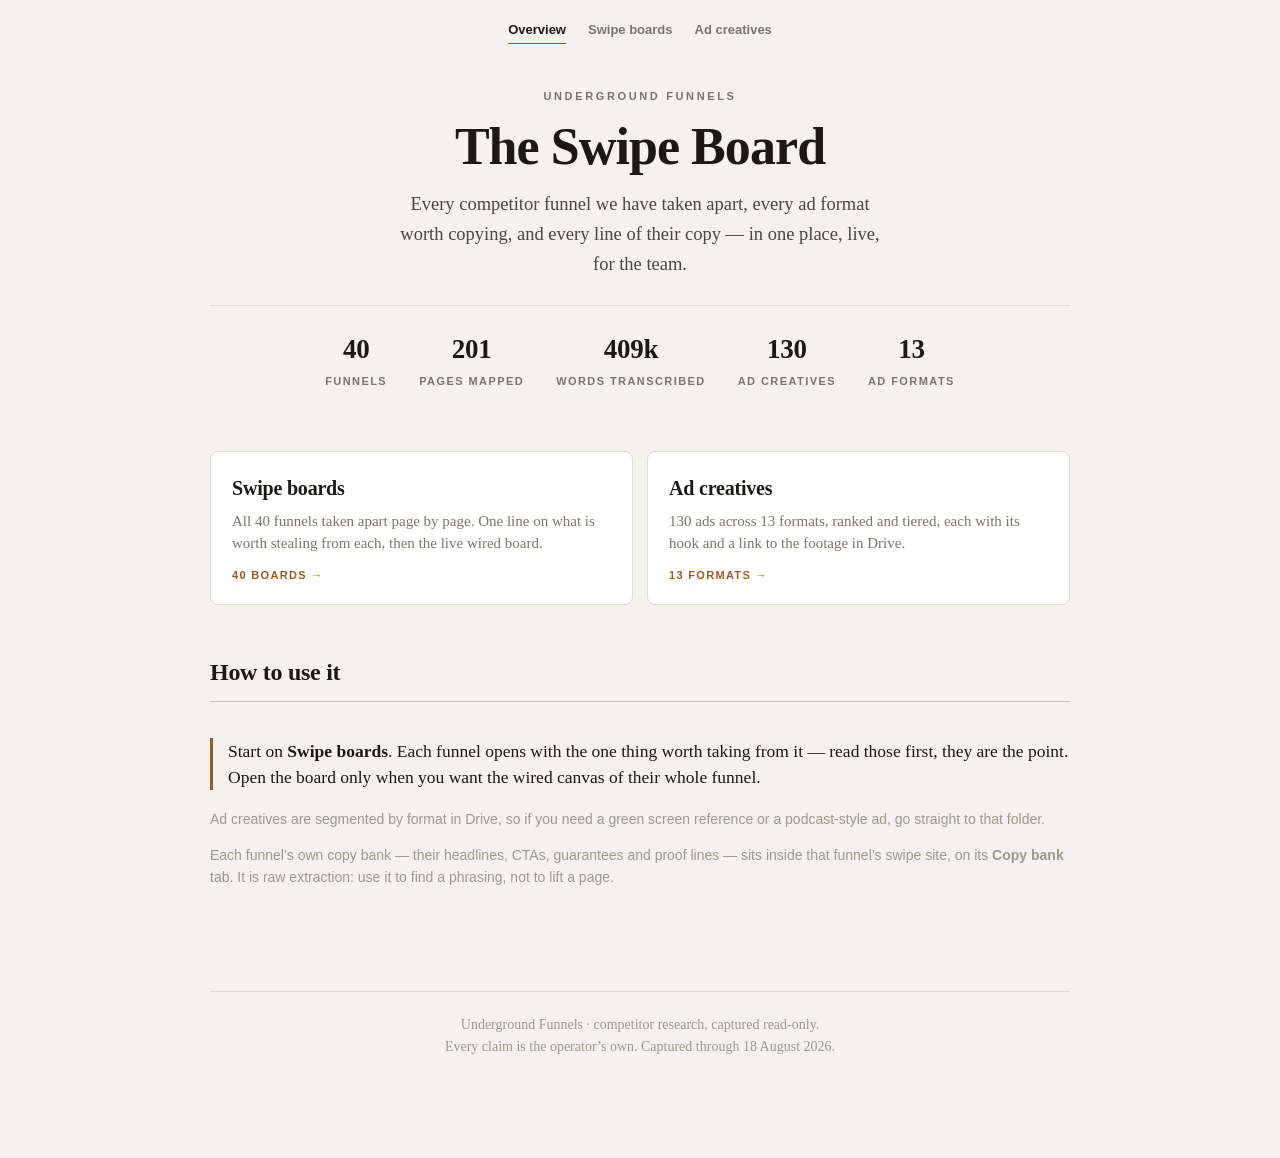
<file: index.html>
<!doctype html>
<html lang="en"><head><meta charset="utf-8">
<meta name="viewport" content="width=device-width,initial-scale=1">
<title>The Swipe Board · Underground Funnels</title>
<link rel="icon" href="favicon.png"><link rel="stylesheet" href="style.css">
</head><body>
<div class="w">
<nav class="top"><a href="index.html" aria-current="page">Overview</a><a href="boards.html">Swipe boards</a><a href="ads.html">Ad creatives</a></nav>

<header>
  <div class="kick">Underground Funnels</div>
  <h1>The Swipe Board</h1>
  <p class="sub">Every competitor funnel we have taken apart, every ad format worth copying, and every
  line of their copy &mdash; in one place, live, for the team.</p>
  <div class="figs"><div class="fig"><b>40</b><span>Funnels</span></div><div class="fig"><b>201</b><span>Pages mapped</span></div><div class="fig"><b>409k</b><span>Words transcribed</span></div><div class="fig"><b>130</b><span>Ad creatives</span></div><div class="fig"><b>13</b><span>Ad formats</span></div></div>
</header>

<div class="cards">
  <a class="c" href="boards.html"><h3>Swipe boards</h3>
    <p>All 40 funnels taken apart page by page. One line on what is worth stealing from each,
    then the live wired board.</p><span class="n">40 boards &rarr;</span></a>
  <a class="c" href="ads.html"><h3>Ad creatives</h3>
    <p>130 ads across 13 formats, ranked and tiered, each with its hook and a link to
    the footage in Drive.</p><span class="n">13 formats &rarr;</span></a>

</div>

<div class="grp"><div class="grp-h"><h2>How to use it</h2></div>
<div class="e"><p class="steal">Start on <b>Swipe boards</b>. Each funnel opens with the one thing
worth taking from it &mdash; read those first, they are the point. Open the board only when you want
the wired canvas of their whole funnel.</p>
<p class="mdl" style="margin-top:14px">Ad creatives are segmented by format in Drive, so if you need a
green screen reference or a podcast-style ad, go straight to that folder.</p>
<p class="mdl" style="margin-top:12px">Each funnel&rsquo;s own copy bank &mdash; their headlines, CTAs,
guarantees and proof lines &mdash; sits inside that funnel&rsquo;s swipe site, on its <b>Copy bank</b>
tab. It is raw extraction: use it to find a phrasing, not to lift a page.</p></div></div>

<footer>
Underground Funnels &middot; competitor research, captured read-only.<br>
Every claim is the operator&rsquo;s own. Captured through 18 August 2026.
</footer>
</div></body></html>
</file>
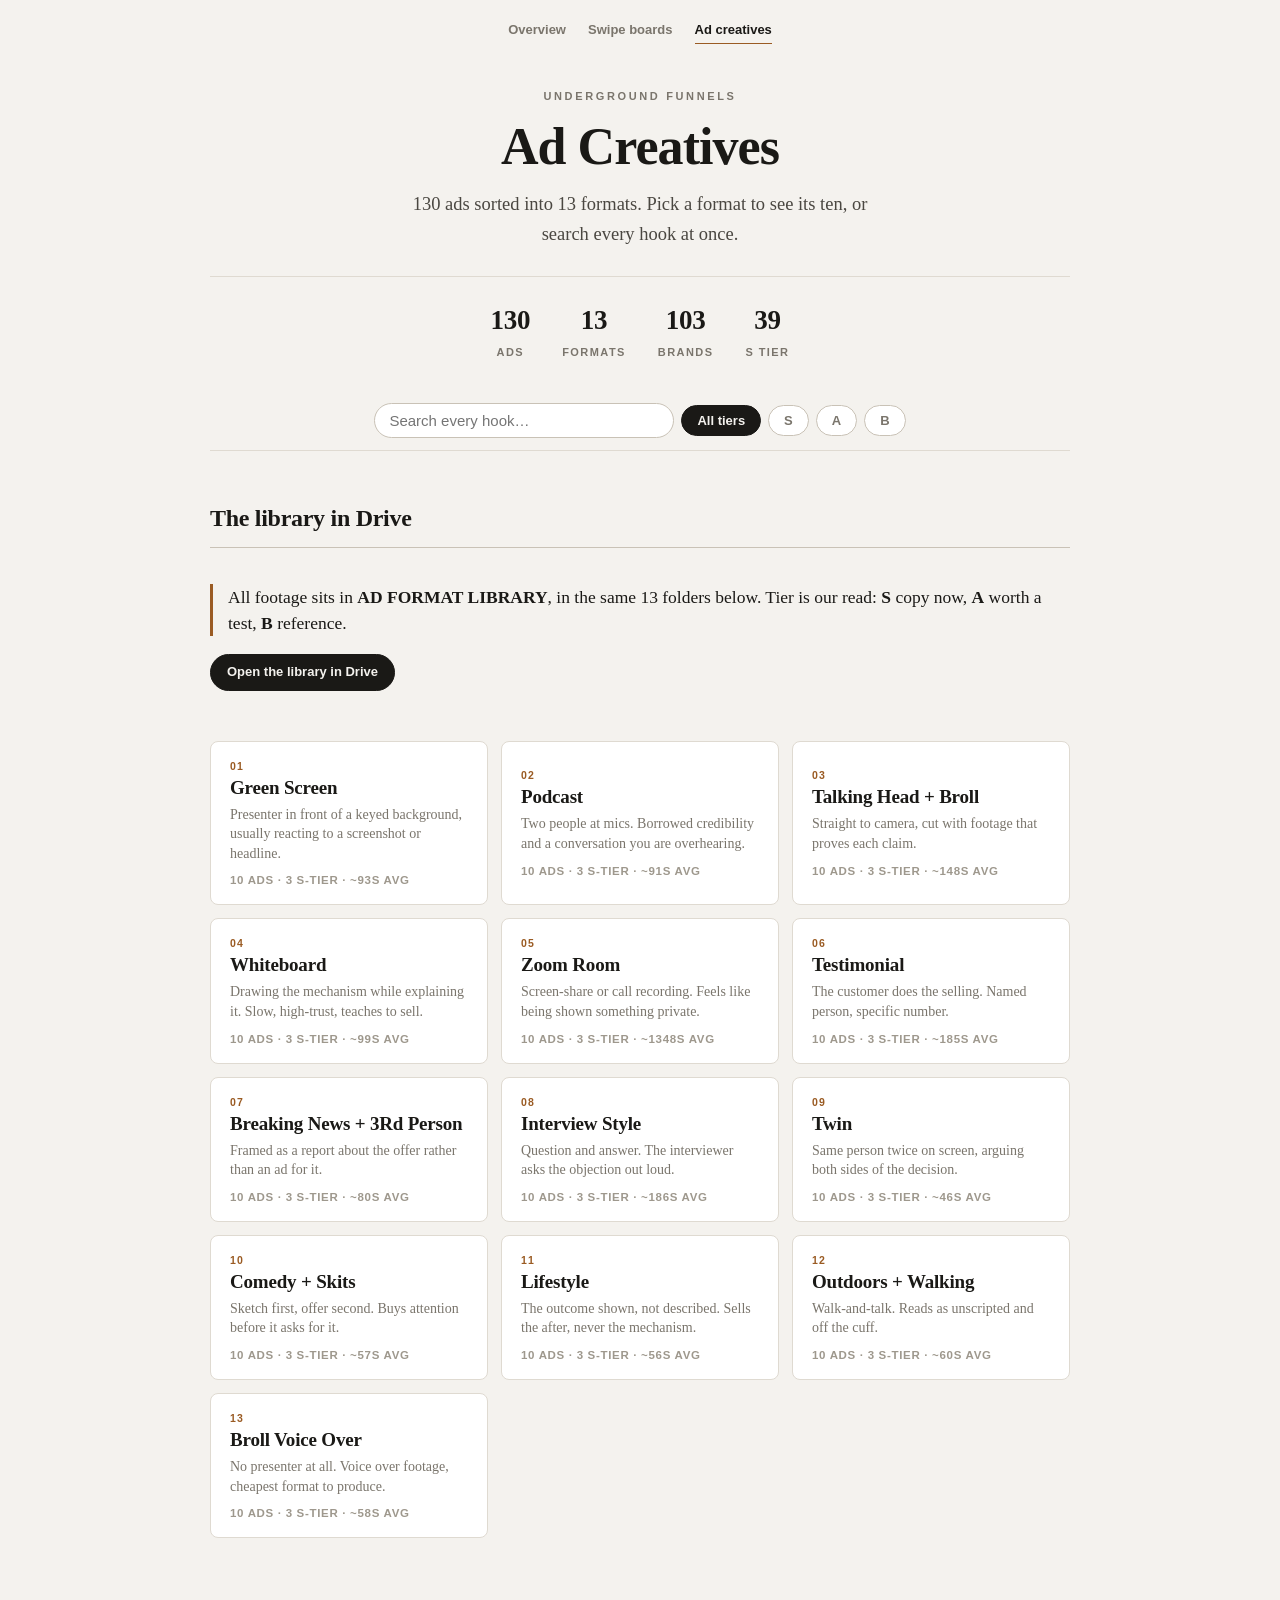
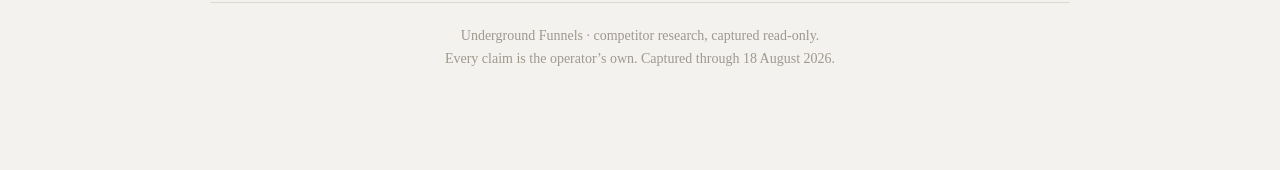
<file: ads.html>
<!doctype html>
<html lang="en"><head><meta charset="utf-8">
<meta name="viewport" content="width=device-width,initial-scale=1">
<title>Ad Creatives · Underground Funnels</title>
<link rel="icon" href="favicon.png"><link rel="stylesheet" href="style.css">
</head><body>
<div class="w">
<nav class="top"><a href="index.html">Overview</a><a href="boards.html">Swipe boards</a><a href="ads.html" aria-current="page">Ad creatives</a></nav>

<header>
  <div class="kick">Underground Funnels</div>
  <h1>Ad Creatives</h1>
  <p class="sub">130 ads sorted into 13 formats. Pick a format to see its ten, or search
  every hook at once.</p>
  <div class="figs"><div class="fig"><b>130</b><span>Ads</span></div><div class="fig"><b>13</b><span>Formats</span></div><div class="fig"><b>103</b><span>Brands</span></div><div class="fig"><b>39</b><span>S tier</span></div></div>
</header>

<div class="bar"><div class="bar-in">
  <input type="search" id="q" placeholder="Search every hook&hellip;" aria-label="Search hooks">
  <button class="tab" data-t="all" aria-pressed="true">All tiers</button>
  <button class="tab" data-t="S" aria-pressed="false">S</button>
  <button class="tab" data-t="A" aria-pressed="false">A</button>
  <button class="tab" data-t="B" aria-pressed="false">B</button>
  <button class="tab back" id="back" hidden>&larr; All formats</button>
</div></div>

<div id="lib"><div class="grp"><div class="grp-h"><h2>The library in Drive</h2></div>
<div class="e"><p class="steal">All footage sits in <b>AD FORMAT LIBRARY</b>, in the same 13
folders below. Tier is our read: <b>S</b> copy now, <b>A</b> worth a test, <b>B</b> reference.</p>
<div class="go"><a class="btn p" href="https://drive.google.com/drive/folders/15UP97tzwNZcZ00ugpnIkz17XFwDtkRqn" target="_blank" rel="noopener">Open the library in Drive</a></div></div></div>
<div class="fmtgrid"><button class="fmtc" data-f="01 GREEN SCREEN"><span class="fnum">01</span><h3>Green Screen</h3><p>Presenter in front of a keyed background, usually reacting to a screenshot or headline.</p><span class="fmeta">10 ads &middot; 3 S-tier &middot; ~93s avg</span></button><button class="fmtc" data-f="02 PODCAST"><span class="fnum">02</span><h3>Podcast</h3><p>Two people at mics. Borrowed credibility and a conversation you are overhearing.</p><span class="fmeta">10 ads &middot; 3 S-tier &middot; ~91s avg</span></button><button class="fmtc" data-f="03 TALKING HEAD + BROLL"><span class="fnum">03</span><h3>Talking Head + Broll</h3><p>Straight to camera, cut with footage that proves each claim.</p><span class="fmeta">10 ads &middot; 3 S-tier &middot; ~148s avg</span></button><button class="fmtc" data-f="04 WHITEBOARD"><span class="fnum">04</span><h3>Whiteboard</h3><p>Drawing the mechanism while explaining it. Slow, high-trust, teaches to sell.</p><span class="fmeta">10 ads &middot; 3 S-tier &middot; ~99s avg</span></button><button class="fmtc" data-f="05 ZOOM ROOM"><span class="fnum">05</span><h3>Zoom Room</h3><p>Screen-share or call recording. Feels like being shown something private.</p><span class="fmeta">10 ads &middot; 3 S-tier &middot; ~1348s avg</span></button><button class="fmtc" data-f="06 TESTIMONIAL"><span class="fnum">06</span><h3>Testimonial</h3><p>The customer does the selling. Named person, specific number.</p><span class="fmeta">10 ads &middot; 3 S-tier &middot; ~185s avg</span></button><button class="fmtc" data-f="07 BREAKING NEWS + 3RD PERSON"><span class="fnum">07</span><h3>Breaking News + 3Rd Person</h3><p>Framed as a report about the offer rather than an ad for it.</p><span class="fmeta">10 ads &middot; 3 S-tier &middot; ~80s avg</span></button><button class="fmtc" data-f="08 INTERVIEW STYLE"><span class="fnum">08</span><h3>Interview Style</h3><p>Question and answer. The interviewer asks the objection out loud.</p><span class="fmeta">10 ads &middot; 3 S-tier &middot; ~186s avg</span></button><button class="fmtc" data-f="09 TWIN"><span class="fnum">09</span><h3>Twin</h3><p>Same person twice on screen, arguing both sides of the decision.</p><span class="fmeta">10 ads &middot; 3 S-tier &middot; ~46s avg</span></button><button class="fmtc" data-f="10 COMEDY + SKITS"><span class="fnum">10</span><h3>Comedy + Skits</h3><p>Sketch first, offer second. Buys attention before it asks for it.</p><span class="fmeta">10 ads &middot; 3 S-tier &middot; ~57s avg</span></button><button class="fmtc" data-f="11 LIFESTYLE"><span class="fnum">11</span><h3>Lifestyle</h3><p>The outcome shown, not described. Sells the after, never the mechanism.</p><span class="fmeta">10 ads &middot; 3 S-tier &middot; ~56s avg</span></button><button class="fmtc" data-f="12 OUTDOORS + WALKING"><span class="fnum">12</span><h3>Outdoors + Walking</h3><p>Walk-and-talk. Reads as unscripted and off the cuff.</p><span class="fmeta">10 ads &middot; 3 S-tier &middot; ~60s avg</span></button><button class="fmtc" data-f="13 BROLL VOICE OVER"><span class="fnum">13</span><h3>Broll Voice Over</h3><p>No presenter at all. Voice over footage, cheapest format to produce.</p><span class="fmeta">10 ads &middot; 3 S-tier &middot; ~58s avg</span></button></div></div>

<div id="hits" hidden></div>
<section class="fmt" data-f="01 GREEN SCREEN" hidden><div class="fmt-h"><h2><span class="fnum">01</span>Green Screen</h2><a class="dl" href="https://drive.google.com/drive/folders/1dUgyR0CUnmrz4YRefbVk87GJ9Xg3aE6x" target="_blank" rel="noopener">Footage in Drive &rarr;</a></div><p class="fmt-b">Presenter in front of a keyed background, usually reacting to a screenshot or headline.</p><div class="ad" data-t="S" data-q="here&#x27;s a pretty controversial take about the sat, but you should never be studying for the exam one year ahead of time. i always see people telling you that if you study for an entire year then your going to get really good scores acely"><span class="tier S">S</span><p><a href="https://app.foreplay.co/share/ads/acwhlyM110G4dU2pwDLk" target="_blank" rel="noopener">Here&#x27;s a pretty controversial take about the SAT, but you should never be studying for the exam one year ahead of time. I always see people telling you that if you study for an entire year then your going to get really good scores</a></p><div class="meta"><b>Acely</b>70s</div></div><div class="ad" data-t="S" data-q="are you sick and tired of wasting money on guru courses and nothing seems to work? if so, check this out. no it&#x27;s not some pyramid scheme or mlm it sounds weird but it actually works but first can you guess which online business m brook hiddink"><span class="tier S">S</span><p><a href="https://app.foreplay.co/share/ads/3laRpnHUWxgNuSwxjc6o" target="_blank" rel="noopener">Are you sick and tired of wasting money on guru courses and nothing seems to work? If so, check this out. No it&#x27;s not some pyramid scheme or MLM It sounds weird but it actually works But first can you guess which online business m</a></p><div class="meta"><b>Brook Hiddink</b>146s</div></div><div class="ad" data-t="S" data-q="why are you not on tiktok shop? that&#x27;s absolutely insane. we&#x27;ve literally onboarded over 150 tiktok shops, and it is by far one of the quickest ways to grow your brand right now! you just took this brand to $850k in gmv 630k in gm chase chappell"><span class="tier S">S</span><p><a href="https://app.foreplay.co/share/ads/YhNYarDfYu0Wlsr67b5d" target="_blank" rel="noopener">Why are you not on TikTok shop? That&#x27;s absolutely insane. We&#x27;ve literally onboarded over 150 TikTok shops, and it is by far one of the quickest ways to grow your brand right now! You just took this brand to $850K in GMV 630k in GM</a></p><div class="meta"><b>Chase Chappell</b>41s</div></div><div class="ad" data-t="A" data-q="here&#x27;s literally how to make an extra $1,000 this week using chat gpt. it is so easy i&#x27;m got three minutes and it&#x27;s going to give you a bunch of names of businesses that do flooring in rochester. now open another tab on google and grant lannin"><span class="tier A">A</span><p><a href="https://app.foreplay.co/share/ads/lOEPAcQnvMsT8xUh6Usx" target="_blank" rel="noopener">Here&#x27;s literally how to make an extra $1,000 this week using chat GPT. It is so easy I&#x27;m got three minutes and it&#x27;s going to give you a bunch of names of businesses that do flooring in Rochester. Now open another tab on Google and</a></p><div class="meta"><b>Grant lannin</b>117s</div></div><div class="ad" data-t="A" data-q="10 ways to fuck up your ad account, part two. number one having the mindset of just launch more creative to fix all your problems this is going end with a ton empty volume and ai slop going through the account and in most cases wh leoxmoore"><span class="tier A">A</span><p><a href="https://app.foreplay.co/share/ads/EnKv93EsLEVMapFjBd5v" target="_blank" rel="noopener">10 ways to fuck up your ad account, part two. Number one having the mindset of just launch more creative to fix all your problems this is going end with a ton empty volume and AI slop going through the account and in most cases wh</a></p><div class="meta"><b>leoxmoore</b>150s</div></div><div class="ad" data-t="A" data-q="if you want a warehouse and logistics company, if you want to roofing companies or if you want clothing repair but do on the landscaping company over $1 million year and anyone scale i have leoxmoore"><span class="tier A">A</span><p><a href="https://app.foreplay.co/share/ads/lZB7WqZkQkM1niyXPdLp" target="_blank" rel="noopener">If you want a warehouse and logistics company, if you want to roofing companies or if you want clothing repair but do on the landscaping company over $1 million year and anyone scale I have</a></p><div class="meta"><b>leoxmoore</b>145s</div></div><div class="ad" data-t="A" data-q="please be careful what this guy broke, kidding. i&#x27;m serious dude claims he makes thousands of dollars every time someone buys a sauna online says he never touches the product never ships anything never even sees it tell me that do brook hiddink"><span class="tier A">A</span><p><a href="https://app.foreplay.co/share/ads/l1w1o4VKwZo3vnpR35BO" target="_blank" rel="noopener">Please be careful what this guy broke, kidding. I&#x27;m serious Dude claims he makes thousands of dollars every time someone buys a sauna online says he never touches the product Never ships anything never even sees it tell me that do</a></p><div class="meta"><b>Brook Hiddink</b>70s</div></div><div class="ad" data-t="B" data-q="chatgpt, can i make money on airbnb with $0? yes. step number one go to craigslist for your local market and click on the housing category step number two click this button 10xbnb live"><span class="tier B">B</span><p><a href="https://app.foreplay.co/share/ads/TFPZKAjRMaQaODav5vAv" target="_blank" rel="noopener">ChatGPT, can I make money on Airbnb with $0? Yes. Step number one go to Craigslist for your local market and click on the housing category step number two click this button</a></p><div class="meta"><b>10xBNB Live</b>163s</div></div><div class="ad" data-t="B" data-q="the single most influential video that&#x27;s ever been made on the internet that changed everything is casey neistat to make it count youtube video this video was meant to be an ad for nike and what he did he took the entire budget, a jettfranzen"><span class="tier B">B</span><p><a href="https://app.foreplay.co/share/ads/yHnuvbjrQHopfcm0ShkL" target="_blank" rel="noopener">The single most influential video that&#x27;s ever been made on the internet That changed everything is Casey Neistat to make it count YouTube video This video was meant to be an ad for Nike and what he did He took the entire budget, A</a></p><div class="meta"><b>jettfranzen</b>29s</div></div><div class="ad" data-t="B" data-q="follow + comment “zita” and i’ll dm you the full automation breakdown.

alexonabudget is a finance creator who has been crushing it on instagram.

she makes good money from her profile but i felt like she could be making way more. onlyzita"><span class="tier B">B</span><p><a href="https://app.foreplay.co/share/ads/OdbZA2vBsGJeN4iSGvD8" target="_blank" rel="noopener">Follow + Comment “ZITA” and I’ll DM you the full automation breakdown.

Alexonabudget is a finance creator who has been crushing it on Instagram.

She makes good money from her profile but I felt like she could be making way more.</a></p><div class="meta"><b>onlyzita</b>0s</div></div></section><section class="fmt" data-f="02 PODCAST" hidden><div class="fmt-h"><h2><span class="fnum">02</span>Podcast</h2><a class="dl" href="https://drive.google.com/drive/folders/1r2zyHwWDgT11MJrDkKn4MN8Y8cSu3zYm" target="_blank" rel="noopener">Footage in Drive &rarr;</a></div><p class="fmt-b">Two people at mics. Borrowed credibility and a conversation you are overhearing.</p><div class="ad" data-t="S" data-q="you and i are becoming content creators in 2026. and yes, i said you and because know you&#x27;ve been wanting to do this forever creator academy"><span class="tier S">S</span><p><a href="https://app.foreplay.co/share/ads/BNlS9w64cyLD12VVfKVm" target="_blank" rel="noopener">You and I are becoming content creators in 2026. And yes, i said you and because know you&#x27;ve been wanting to do this forever</a></p><div class="meta"><b>Creator Academy</b>50s</div></div><div class="ad" data-t="S" data-q="let me just ask you a crazy question. what if 15 million people saw your business because that&#x27;s our average client results? our average client is 15 point 5 million views in just 90 days and thats organically, thats not even with daniel iles"><span class="tier S">S</span><p><a href="https://app.foreplay.co/share/ads/83Ev4OnMNG0IJrWubaN9" target="_blank" rel="noopener">Let me just ask you a crazy question. What if 15 million people saw your business because that&#x27;s our average client results? Our average client is 15 point 5 million views in just 90 days and thats organically, thats not even with</a></p><div class="meta"><b>Daniel Iles</b>98s</div></div><div class="ad" data-t="S" data-q="if, if someone&#x27;s watching this podcast and they&#x27;re identifying first of all which i think a lot of my audience is going to identify with you know some the challenges that you face maybe not to the level but they identify with some dr. daniel pompa"><span class="tier S">S</span><p><a href="https://app.foreplay.co/share/ads/1Eov6nWDRSYyGMxkQtho" target="_blank" rel="noopener">if, if someone&#x27;s watching this podcast and they&#x27;re identifying first of all which I think a lot of my audience is going to identify with you know some the challenges that you face maybe not To the level but they identify with some</a></p><div class="meta"><b>Dr. Daniel Pompa</b>84s</div></div><div class="ad" data-t="A" data-q="if you&#x27;re considering building an online business in 2025, i would definitely recommend hanging of dollars to china, importing huge containers of product having them stored in fulfillment centers and then having them shipped custo drop ship lifestyle"><span class="tier A">A</span><p><a href="https://app.foreplay.co/share/ads/KXvSn8lGISgnOZ8YM1ox" target="_blank" rel="noopener">If you&#x27;re considering building an online business in 2025, I would definitely recommend hanging of dollars to China, importing huge containers of product having them stored in fulfillment centers and then having them shipped custo</a></p><div class="meta"><b>Drop Ship Lifestyle</b>201s</div></div><div class="ad" data-t="A" data-q="if you&#x27;ve been on the fence about our $20 done for you e-commerce store service, today is your lucky day because we&#x27;re taking on a handful of people to build their store for absolutely free. this is all you need to do so you&#x27;ll ju ecom websites"><span class="tier A">A</span><p><a href="https://app.foreplay.co/share/ads/bYxMxJVEEKg1aNec4uHF" target="_blank" rel="noopener">If you&#x27;ve been on the fence about our $20 done for you e-commerce store service, today is your lucky day because we&#x27;re taking on a handful of people to build their store for absolutely free. This is all you need To do so You&#x27;ll ju</a></p><div class="meta"><b>Ecom Websites</b>86s</div></div><div class="ad" data-t="A" data-q="in comparison to other models, why would you say that ugc is the best? for my product here, and i&#x27;m like okay cool. i didn&#x27;t even know it was ugc at the time but thought that until you see actually so so did a hundred two hundred gloriastonelake"><span class="tier A">A</span><p><a href="https://app.foreplay.co/share/ads/lQBSal34xUMqvNgX1YX6" target="_blank" rel="noopener">In comparison to other models, why would you say that UGC is the best? for my product here, and I&#x27;m like okay cool. i didn&#x27;t even know it was UGC at the time but thought that until you see actually so So did a hundred two hundred</a></p><div class="meta"><b>gloriastonelake</b>122s</div></div><div class="ad" data-t="A" data-q="every position on the board has an advantage, right? if you have nothing to lose then you have nothing too lose. if your like i have nothing it means that you don&#x27;t need anything you are in a position where can literally take endl hormozi"><span class="tier A">A</span><p><a href="https://app.foreplay.co/share/ads/8I0rQRYXTkSvcVzub4Fc" target="_blank" rel="noopener">Every position on the board has an advantage, right? If you have nothing to lose then you have nothing too lose. if your like I have nothing it means that you don&#x27;t need anything You are in a position where can literally take endl</a></p><div class="meta"><b>hormozi</b>73s</div></div><div class="ad" data-t="B" data-q="if you have more than 100 instagram followers, you should be making 50 to $100 a day. and i say this all the time but love proving it okay? here&#x27;s the recent testimonial from student she says i&#x27;ve been posting consistently on inst maria.wendt"><span class="tier B">B</span><p><a href="https://app.foreplay.co/share/ads/K8ol1tQ4288xYhlA0Rra" target="_blank" rel="noopener">If you have more than 100 Instagram followers, you should be making 50 to $100 a day. And I say this all the time but love proving it okay? Here&#x27;s the recent testimonial from student she says i&#x27;ve been posting consistently on inst</a></p><div class="meta"><b>maria.wendt</b>36s</div></div><div class="ad" data-t="B" data-q="medspawners, looking for a marketing partner that actually represents your luxury brand without forcing you to drive your prices down? look it&#x27;s not your prices. it is not your location and its even the economy the old way of gett officialtravelpreneur"><span class="tier B">B</span><p><a href="https://app.foreplay.co/share/ads/EjopDcjMOrYbj361o887" target="_blank" rel="noopener">MedSpawners, looking for a marketing partner that actually represents your luxury brand without forcing you to drive your prices down? Look it&#x27;s not your prices. It is not your location and its even the economy The old way of gett</a></p><div class="meta"><b>officialtravelpreneur</b>80s</div></div><div class="ad" data-t="B" data-q="what is your biggest brand deal to date? and are you willing to share like the actual money that i actually just got my biggest one ever. wait, really no idea yeah actually yeah so thegoodinfluencepod"><span class="tier B">B</span><p><a href="https://app.foreplay.co/share/ads/RmPIfMbC72ZEWHVb2I29" target="_blank" rel="noopener">What is your biggest brand deal to date? And are you willing to share like the actual money that I actually just got my biggest one ever. Wait, really no idea Yeah Actually yeah so</a></p><div class="meta"><b>thegoodinfluencepod</b>81s</div></div></section><section class="fmt" data-f="03 TALKING HEAD + BROLL" hidden><div class="fmt-h"><h2><span class="fnum">03</span>Talking Head + Broll</h2><a class="dl" href="https://drive.google.com/drive/folders/1fBOT8vI5vogLVvCu7seNO1NnxfEb5XGH" target="_blank" rel="noopener">Footage in Drive &rarr;</a></div><p class="fmt-b">Straight to camera, cut with footage that proves each claim.</p><div class="ad" data-t="S" data-q="these dumb fucking doctor videos got me over 30 million views and over $600,000 in fucking profit. all in six fucking months mind you! i&#x27;m gonna show you how to fool the entire internet and pioneered a completely new meta on tikto 69kov"><span class="tier S">S</span><p><a href="https://app.foreplay.co/share/ads/Tg1YDIctDPS8pyMcrQU9" target="_blank" rel="noopener">These dumb fucking doctor videos got me over 30 million views and over $600,000 in fucking profit. All in six fucking months mind you! I&#x27;m gonna show you how to fool the entire internet and pioneered a completely new meta on TikTo</a></p><div class="meta"><b>69kov</b>116s</div></div><div class="ad" data-t="S" data-q="look, if your chair isn&#x27;t fully booked every single week as a barber it&#x27;s not your city and it&#x27; snot your location. it is your marketing! barbers always say my city slow people around her don t pay i just need more exposure but we dlucs_"><span class="tier S">S</span><p><a href="https://app.foreplay.co/share/ads/vQtP5RwUzWJiAEvo4vGH" target="_blank" rel="noopener">Look, if your chair isn&#x27;t fully booked every single week as a barber it&#x27;s not your city and it&#x27; snot your location. It is your marketing! Barbers always say my city slow people around her don t pay I just need more exposure but we</a></p><div class="meta"><b>Dlucs_</b>49s</div></div><div class="ad" data-t="S" data-q="if your insurance company said trust us, but we&#x27;re not paying out no matter what happens you would call that a scam. so why do you accept it from online mentors? think about that for second if you bought car insurance and then got brook hiddink"><span class="tier S">S</span><p><a href="https://app.foreplay.co/share/ads/OZrk8yZTm8V1DcyDOzy8" target="_blank" rel="noopener">If your insurance company said trust us, but we&#x27;re not paying out no matter what happens you would call that a scam. So why do you accept it from online mentors? Think about that for second if you bought car insurance and then got</a></p><div class="meta"><b>Brook Hiddink</b>156s</div></div><div class="ad" data-t="A" data-q="i believe we have a problem right now in our industry where people are not transparent. here&#x27;s what they do, they&#x27;ll show you the best results like adam here who made $250k in single month which is great obviously but let be real jordan lee"><span class="tier A">A</span><p><a href="https://app.foreplay.co/share/ads/BG5b2sxWID6JDUaLYsww" target="_blank" rel="noopener">I believe we have a problem right now in our industry where people are not transparent. Here&#x27;s what they do, they&#x27;ll show you the best results like Adam here who made $250K in single month which is great obviously but let be real</a></p><div class="meta"><b>Jordan Lee</b>62s</div></div><div class="ad" data-t="A" data-q="the most credentials. they started because they were obsessed with something fitness, journaling chess photography coding and they wanted a place to share it with people who feel the same way that&#x27;s why school works you don&#x27;t need max perzon"><span class="tier A">A</span><p><a href="https://app.foreplay.co/share/ads/60XuxMO1Gi8aQ5yiyoD6" target="_blank" rel="noopener">the most credentials. They started because they were obsessed with something fitness, journaling chess photography coding and they wanted a place to share it with people who feel the same way that&#x27;s why school works you don&#x27;t need</a></p><div class="meta"><b>Max Perzon</b>46s</div></div><div class="ad" data-t="A" data-q="what if i just handed you a proven selling system that you could use straight away to consistently and predictably get more clients? so, you won&#x27;t have write email copy. you won&#x27; t have write opt-in page copy you wont have to writ sabri suby"><span class="tier A">A</span><p><a href="https://app.foreplay.co/share/ads/f3q6JgFuPu5jPIAgvbWx" target="_blank" rel="noopener">What if I just handed you a proven selling system that you could use straight away to consistently and predictably get more clients? So, you won&#x27;t have write email copy. You won&#x27; t have write opt-in page copy YoU WoNt HaVe To WrIt</a></p><div class="meta"><b>Sabri Suby</b>935s</div></div><div class="ad" data-t="A" data-q="tiktok shop creators. if you want to make more money from the videos you&#x27;re already making, you&#x27;ve gotta take your shop videos and repurpose them into meta i&#x27;m talking about instagram and facebook because here&#x27;s the thing steve "><span class="tier A">A</span><p><a href="https://app.foreplay.co/share/ads/tzleMGkaLYdBxM0tEtlQ" target="_blank" rel="noopener">TikTok shop creators. If you want to make more money from the videos you&#x27;re already making, you&#x27;ve gotta take your shop videos and repurpose them into meta I&#x27;m talking about Instagram and Facebook because here&#x27;s the thing</a></p><div class="meta"><b>Steve </b>33s</div></div><div class="ad" data-t="B" data-q="hear me out, when i&#x27;m 25 years old and i am 19 right now and my life doesn&#x27;t look like this then ive lost the plot can you shut up? can you shutup do u think im enjoying watching this slop ass content henrybpan"><span class="tier B">B</span><p><a href="https://app.foreplay.co/share/ads/EArCAnEp8KWACuaLaxTN" target="_blank" rel="noopener">hear me out, when i&#x27;m 25 years old and I am 19 right now and my life doesn&#x27;t look like this then ive lost the plot can you shut up? can you shutup do u think im enjoying watching this slop ass content</a></p><div class="meta"><b>henrybpan</b>39s</div></div><div class="ad" data-t="B" data-q="me out what is the female equivalent of an electrolyte drinking sauna cold plunging high rocks marathon love that&#x27;s sick when a white monster all i&#x27;m doing my outreach for mid-20s male. the female equivalent it literally the same kristenblds"><span class="tier B">B</span><p><a href="https://app.foreplay.co/share/ads/TqqW8qdpjay0BEUEESCr" target="_blank" rel="noopener">me out what is the female equivalent of an electrolyte drinking sauna cold plunging high rocks marathon love that&#x27;s sick when a white monster all I&#x27;m doing my outreach for mid-20s male. The female equivalent it literally the same</a></p><div class="meta"><b>kristenblds</b>46s</div></div><div class="ad" data-t="B" data-q="there&#x27;s a ugc strategy right now lifestyle clips and reviews. the brand can instantly push those videos straight into meta ads manager. no waiting for organic performance, no relying on the creator&#x27;s audience realchasechappell"><span class="tier B">B</span><p><a href="https://app.foreplay.co/share/ads/1ltGZ1oO37BHf2ABcx89" target="_blank" rel="noopener">There&#x27;s a UGC strategy right now lifestyle clips and reviews. the brand can instantly push those videos straight into Meta Ads Manager. No waiting for organic performance, no relying on the creator&#x27;s audience</a></p><div class="meta"><b>realchasechappell</b>0s</div></div></section><section class="fmt" data-f="04 WHITEBOARD" hidden><div class="fmt-h"><h2><span class="fnum">04</span>Whiteboard</h2><a class="dl" href="https://drive.google.com/drive/folders/1KNgl5SLMfh54RYZbE4OQXJhyP9RG5I9X" target="_blank" rel="noopener">Footage in Drive &rarr;</a></div><p class="fmt-b">Drawing the mechanism while explaining it. Slow, high-trust, teaches to sell.</p><div class="ad" data-t="S" data-q="is it possible to make 100k a year as the ugc creator while doing it part-time? well, everybody tells you can quit your job with ugc but they never show you what it really looks like so i&#x27;m gonna do so 100k per year is approximate mohni makers"><span class="tier S">S</span><p><a href="https://app.foreplay.co/share/ads/hgw6XE1nkPjCuTkYFhTn" target="_blank" rel="noopener">Is it possible to make 100K a year as the UGC creator while doing it part-time? Well, everybody tells you can quit your job with Ugc but they never show you what It really looks like so I&#x27;m gonna do So 100k per year is approximate</a></p><div class="meta"><b>Mohni Makers</b>161s</div></div><div class="ad" data-t="S" data-q="if i had to prove to somebody that thinks ugc is a scam that it actually works, here&#x27;s what i would do the land of brand deal in seven days. so day one is going to be what we call prep day and during mohni makers"><span class="tier S">S</span><p><a href="https://app.foreplay.co/share/ads/ozKwjVaRs7716dFXakXw" target="_blank" rel="noopener">If I had to prove to somebody that thinks UGC is a scam that it actually works, here&#x27;s what i would do the land of brand deal in seven days. So day one Is going To be what we call prep day and during</a></p><div class="meta"><b>Mohni Makers</b>176s</div></div><div class="ad" data-t="S" data-q="are you spending all your time building someone else&#x27;s dream and not your own? could be a sign of the golden handcuffs. working 40 hours week but still living paycheck to paycheck, might be the golden handcuffs! missing your kid e brook hiddink"><span class="tier S">S</span><p><a href="https://app.foreplay.co/share/ads/wCFobPXhO0RnyAwFkTzu" target="_blank" rel="noopener">Are you spending all your time building someone else&#x27;s dream and not your own? Could be a sign of the golden handcuffs. Working 40 hours week but still living paycheck to paycheck, might be the golden handcuffs! Missing your kid e</a></p><div class="meta"><b>Brook Hiddink</b>77s</div></div><div class="ad" data-t="A" data-q="want to know how this guy can travel the world, spend time with his family and still make $500 000 per month all using artificial intelligence? it&#x27;s called the ai arbitrage method. let me show you! and with the ai arbitrage method jordan lee"><span class="tier A">A</span><p><a href="https://app.foreplay.co/share/ads/tsqVXFc3ORaU6DBSlnN7" target="_blank" rel="noopener">Want to know how this guy can travel the world, spend time with his family and still make $500 000 per month all using artificial intelligence? It&#x27;s called the AI Arbitrage Method. Let me show you! And with the Ai Arbitrage Method</a></p><div class="meta"><b>Jordan Lee</b>37s</div></div><div class="ad" data-t="A" data-q="all of your new clients that you are getting, you need to ask them why they&#x27;re coming to what problem do you solve for all of those new clients? if you&#x27;ve figured that out. you need to start marketing natashaustere"><span class="tier A">A</span><p><a href="https://app.foreplay.co/share/ads/fu9rBr6F31285UTNj62y" target="_blank" rel="noopener">All of your new clients that you are getting, you need to ask them why they&#x27;re coming To what problem do you solve for all Of those new clients? If You&#x27;ve figured that out. YoU Need tO start marketing</a></p><div class="meta"><b>natashaustere</b>83s</div></div><div class="ad" data-t="A" data-q="let&#x27;s see how much this creator should charge for an instagram post using the bedn formula. and then you&#x27;re going to add lastly your negotiation cost, which can either be double or you can urveedesigns"><span class="tier A">A</span><p><a href="https://app.foreplay.co/share/ads/PVU7JXCnuK4evlvm6mHu" target="_blank" rel="noopener">Let&#x27;s see how much this creator should charge for an Instagram post using the BEDN formula. and then you&#x27;re going to add lastly your negotiation cost, which can either be double or you can</a></p><div class="meta"><b>urveedesigns</b>58s</div></div><div class="ad" data-t="A" data-q="i quit google without a plan to build the one million dollar business and have been making mistake after mistake. yesterday, i hopped on the call with david park who built jenny ai to 10 million in annual revenue he said something jimruitang"><span class="tier A">A</span><p><a href="https://app.foreplay.co/share/ads/btiJuU9DYSCzhXBcNIUh" target="_blank" rel="noopener">I quit Google without a plan to build the one million dollar business and have been making mistake after mistake. Yesterday, i hopped on the call with David Park who built Jenny AI to 10 million in annual revenue he said something</a></p><div class="meta"><b>jimruitang</b>107s</div></div><div class="ad" data-t="B" data-q="the people who find massive success were able to understand this graph and conquer it. and the guys who fail get stuck in the cycle of getting to this point and starting all over again, this point right here is called uninformed o jonas.rorwick"><span class="tier B">B</span><p><a href="https://app.foreplay.co/share/ads/LyLx6C6nnHNO6VVTcl1i" target="_blank" rel="noopener">The people who find massive success were able to understand this graph and conquer it. And the guys who fail get stuck in the cycle of getting to this point and starting all over again, This point right here is called uninformed o</a></p><div class="meta"><b>jonas.rorwick</b>123s</div></div><div class="ad" data-t="B" data-q="how many sales calls would you book if you were sending 100,000 cold emails every single month? my man anthony booked 168 sales calls for his podcast agency. my man guillermo booked 28 sales calls for his business brokerage listkit.io"><span class="tier B">B</span><p><a href="https://app.foreplay.co/share/ads/qaBu6G3zijLOVxRGp1RQ" target="_blank" rel="noopener">How many sales calls would you book if you were sending 100,000 cold emails every single month? My man Anthony booked 168 sales calls for his podcast agency. my man Guillermo booked 28 sales calls for his business brokerage</a></p><div class="meta"><b>listkit.io</b>92s</div></div><div class="ad" data-t="B" data-q="everything i ever wanted in my life came after decided to climb the mountain of cringe. so when you&#x27;re trying to build a personal brand or online business, right? and you&#x27;re trying make it at the top and make something on yourself patrickdangofficial"><span class="tier B">B</span><p><a href="https://app.foreplay.co/share/ads/lp5KbJfuRJtncXjkFUqv" target="_blank" rel="noopener">Everything I ever wanted in my life came after decided to climb the mountain of cringe. So when you&#x27;re trying to build a personal brand or online business, right? And you&#x27;re trying make it at the top and make something on yourself</a></p><div class="meta"><b>patrickdangofficial</b>80s</div></div></section><section class="fmt" data-f="05 ZOOM ROOM" hidden><div class="fmt-h"><h2><span class="fnum">05</span>Zoom Room</h2><a class="dl" href="https://drive.google.com/drive/folders/1qNOT2R7ZvWYn74WiUIJVKPnNqVC9oU_Y" target="_blank" rel="noopener">Footage in Drive &rarr;</a></div><p class="fmt-b">Screen-share or call recording. Feels like being shown something private.</p><div class="ad" data-t="S" data-q="yeah, i mean we can definitely guarantee that if you work with us we can help you but i cant make any income claims because your effort is the variable that don&#x27;t control. and thats like my new favorite reframe for sales people it blakeemaddox"><span class="tier S">S</span><p><a href="https://app.foreplay.co/share/ads/ONEmIIMRkjZLeTGWeSZZ" target="_blank" rel="noopener">Yeah, I mean we can definitely guarantee that if you work with us we can help you but i cant make any income claims because your effort is the variable that don&#x27;t control. And thats like my new favorite reframe for sales people it</a></p><div class="meta"><b>blakeemaddox</b>85s</div></div><div class="ad" data-t="S" data-q="so if you&#x27;re singing for something and i would put that in there, let me ask you a personal question. are you good at singing? that&#x27;s what people around me say then yes then yes i would say yes do that so because then somebody wan dave_giovacchini"><span class="tier S">S</span><p><a href="https://app.foreplay.co/share/ads/zLFfFNKFSagXyz6JXFTu" target="_blank" rel="noopener">So if you&#x27;re singing for something and I would put that in there, let me ask you a personal question. Are you good at singing? That&#x27;s what people around Me say then yes then yes i would say Yes do that so because Then somebody wan</a></p><div class="meta"><b>dave_giovacchini</b>74s</div></div><div class="ad" data-t="S" data-q="first lead of the month! 🔥 🔥 mortgagesbymike_diaz"><span class="tier S">S</span><p><a href="https://app.foreplay.co/share/ads/LvN23hAAhgjVn2kxhPUS" target="_blank" rel="noopener">First lead of the month! 🔥 🔥</a></p><div class="meta"><b>mortgagesbymike_diaz</b>0s</div></div><div class="ad" data-t="A" data-q="what&#x27;s up, everyone? everyone say cheese! you cheese. let freaking go yes nikkis_worlddd"><span class="tier A">A</span><p><a href="https://app.foreplay.co/share/ads/4SlNNX3lPCa1JLrzArRi" target="_blank" rel="noopener">What&#x27;s up, everyone? Everyone say cheese! You cheese. Let freaking go yes</a></p><div class="meta"><b>nikkis_worlddd</b>10s</div></div><div class="ad" data-t="A" data-q="i want to know your main bottleneck in business. i&#x27;m just going to help you solve it for free on this call, uh you&#x27;re gonna realize how good am at what do and then you&#x27;re gonna maxxinhouse"><span class="tier A">A</span><p><a href="https://app.foreplay.co/share/ads/XDNy2QocFcxgtmgwBxqn" target="_blank" rel="noopener">I want to know your main bottleneck in business. i&#x27;m just going to help you solve it for free on this call, uh You&#x27;re gonna realize how good am at what do and then you&#x27;re gonna</a></p><div class="meta"><b>maxxinhouse</b>47s</div></div><div class="ad" data-t="A" data-q="can i, before we go into that can ask for dynamic lead magnets. are you closing clients? sure sure i&#x27;d close three clients from 6k ones nice nice nice because deins_"><span class="tier A">A</span><p><a href="https://app.foreplay.co/share/ads/egxDwti5Kv47P30ZbOf3" target="_blank" rel="noopener">Can I, before we go into that can ask for dynamic lead magnets. Are you closing clients? Sure sure i&#x27;d close three clients from 6k ones Nice nice nice because</a></p><div class="meta"><b>deins_</b>43s</div></div><div class="ad" data-t="A" data-q="welcome, welcome. welcome everyone! good to meet you all good night here i&#x27;m jordan the founder you probably know we&#x27;ve got something super special to share with everyone today so i am very excited to get into this but jordan lee"><span class="tier A">A</span><p><a href="https://app.foreplay.co/share/ads/R98oHCN3YUvnaJLDZjbi" target="_blank" rel="noopener">Welcome, welcome. Welcome everyone! Good to meet you all good night here I&#x27;m Jordan the founder You probably know we&#x27;ve got something super special to share with everyone today so i am very excited To get into this but</a></p><div class="meta"><b>Jordan Lee</b>11827s</div></div><div class="ad" data-t="B" data-q="hey, what&#x27;s up? my name is laurel porte and if you&#x27;re watching this video right now it is likely that you have already shelled out money for another ads program and you&#x27;r e wondering laurell what makes thi s program different well laurel portié"><span class="tier B">B</span><p><a href="https://app.foreplay.co/share/ads/PdQPRWMwziVngQt5JqVz" target="_blank" rel="noopener">Hey, what&#x27;s up? My name is Laurel Porte and if you&#x27;re watching this video right now It is likely that you have already shelled out money for another ads program And you&#x27;r e wondering Laurell what makes thi s program different well</a></p><div class="meta"><b>Laurel Portié</b>288s</div></div><div class="ad" data-t="B" data-q="his name is richmond din, everyone put your hands together for richmond. what&#x27;s up? how is it going man! oh russell what a great intro i appreciate you launching the whole speaker line-up one of the things that will be the best fh richmond dinh"><span class="tier B">B</span><p><a href="https://app.foreplay.co/share/ads/eIkb79gYg7nN4soTahvC" target="_blank" rel="noopener">His name is Richmond Din, everyone put your hands together for Richmond. What&#x27;s up? How is it going man! Oh Russell what a great intro I appreciate you Launching the whole speaker line-up One of the things that will be the best FH</a></p><div class="meta"><b>Richmond Dinh</b>1010s</div></div><div class="ad" data-t="B" data-q="hey, what&#x27;s going on? this is trey with the kingdom closer academy sharing with you some wins from academy members. this is jeremy he just brought in his first twelve thousand four hundred and twenty dollars and revenue for a comp kca"><span class="tier B">B</span><p><a href="https://app.foreplay.co/share/ads/0YvRqKFgmDOfx3ivI0DR" target="_blank" rel="noopener">Hey, what&#x27;s going on? This is Trey with the Kingdom Closer Academy sharing with you some wins from academy members. This is Jeremy He just brought in his first twelve thousand four hundred and twenty dollars and revenue For a comp</a></p><div class="meta"><b>KCA</b>99s</div></div></section><section class="fmt" data-f="06 TESTIMONIAL" hidden><div class="fmt-h"><h2><span class="fnum">06</span>Testimonial</h2><a class="dl" href="https://drive.google.com/drive/folders/14l1uZlwqIoNqJom2gexXnaUNX4ekcBXS" target="_blank" rel="noopener">Footage in Drive &rarr;</a></div><p class="fmt-b">The customer does the selling. Named person, specific number.</p><div class="ad" data-t="S" data-q="what motivated you to book the call with us, man? forget how i came up. then it came across gerald&#x27;s video on instagram and sounded cool sounding like financial... financial freedom has always been something that has just been a p darold trinh"><span class="tier S">S</span><p><a href="https://app.foreplay.co/share/ads/LxgK72QNH9K7Vnt4i9Tz" target="_blank" rel="noopener">What motivated you to book the call with us, man? Forget how I came up. Then it came across Gerald&#x27;s video on Instagram and sounded cool sounding like financial... Financial freedom has always been something that has just been a p</a></p><div class="meta"><b>Darold Trinh</b>138s</div></div><div class="ad" data-t="S" data-q="what motivated you guys to book a call with us and everything? so i booked the call. um, and uh we have been like investing in stocks for quite some time now ,i think 2021 is that when i think since three years . think we build ou darold trinh"><span class="tier S">S</span><p><a href="https://app.foreplay.co/share/ads/oCmj3mkMSjoAtAB3Jo5A" target="_blank" rel="noopener">What motivated you guys to book a call with us and everything? So I booked the call. Um, and uh we have been like investing in stocks for quite some time now ,I think 2021 is that when i think since three years . Think we build ou</a></p><div class="meta"><b>Darold Trinh</b>162s</div></div><div class="ad" data-t="S" data-q="if you&#x27;re thinking of signing up to the 21-day ugc creator course, i highly recommend it. and this is someone who had already started ugc before i bought the course .i decided to take the leap sarah leverton"><span class="tier S">S</span><p><a href="https://app.foreplay.co/share/ads/CKBKXRzlgQG4fLscojVf" target="_blank" rel="noopener">If you&#x27;re thinking of signing up to the 21-day UGC Creator Course, I highly recommend it. And this is someone who had already started Ugc before i bought the course .I decided To take The leap</a></p><div class="meta"><b>Sarah Leverton</b>58s</div></div><div class="ad" data-t="A" data-q="so, i guess i&#x27;ll tell you from the beginning of the journey. um...i was a little bit um ...i did little bit trading but eventually like ...didn&#x27;t really know what was doing ..was looking at penny stocks was googling things and jus darold trinh"><span class="tier A">A</span><p><a href="https://app.foreplay.co/share/ads/a295eG13BV4IqzDnh4Zc" target="_blank" rel="noopener">So, I guess i&#x27;ll tell you from the beginning of the journey. Um...I was a little bit um ...i did little bit trading but eventually like ...didn&#x27;t really know what was doing ..was looking at penny stocks Was googling things and jus</a></p><div class="meta"><b>Darold Trinh</b>246s</div></div><div class="ad" data-t="A" data-q="if you want a step up in the healthcare, i would go with step 4. for only four months of online training you meet with assume instructor who is very flexible with your time you can do mornings or nights to fit your schedule we hav stepful"><span class="tier A">A</span><p><a href="https://app.foreplay.co/share/ads/EhFP3fNjGpQeSv2Ivpzc" target="_blank" rel="noopener">If you want a step up in the healthcare, I would go with Step 4. For only four months of online training you meet with assume instructor who is very flexible with your time You can do mornings or nights to fit your schedule We hav</a></p><div class="meta"><b>Stepful</b>50s</div></div><div class="ad" data-t="A" data-q="i have two clients that are about to onboard, and i added a bunch of like monthly recurring revenue to the business over the past month. so im kind sitting at this place where its like 30 probably soon-be 40k per month do you stil jordan lee"><span class="tier A">A</span><p><a href="https://app.foreplay.co/share/ads/TrXsszKM0EQwmVQLuVKJ" target="_blank" rel="noopener">I have two clients that are about to onboard, and i added a bunch of like monthly recurring revenue to the business over the past month. So im kind sitting at this place where its like 30 probably soon-be 40k per month Do you stil</a></p><div class="meta"><b>Jordan Lee</b>116s</div></div><div class="ad" data-t="A" data-q="how were you getting on in the corporate space? i was doing good, but the number one thing that was missing was that time freedom. you had no clients so you were fully nine to five and what are making now we&#x27;re at 20k a month jordan lee"><span class="tier A">A</span><p><a href="https://app.foreplay.co/share/ads/hSpfm5PAIk2eIE3rgdVJ" target="_blank" rel="noopener">How were you getting on in the corporate space? I was doing good, but the number one thing that was missing Was that time freedom. You had no clients so you were fully nine to five And what are making now We&#x27;re at 20k a month</a></p><div class="meta"><b>Jordan Lee</b>861s</div></div><div class="ad" data-t="B" data-q="how long does this take per day? that really depends on how fast you want to move. obviously, the more time you invest the quicker you&#x27;ll see results but one of beautiful things about ai arbitrage is how flexible it is! jordan lee"><span class="tier B">B</span><p><a href="https://app.foreplay.co/share/ads/wfth3SWodruhf9Uq5b2b" target="_blank" rel="noopener">How long does this take per day? That really depends on how fast you want to move. Obviously, the more time you invest the quicker you&#x27;ll see results but one of beautiful things about AI Arbitrage is how flexible it is!</a></p><div class="meta"><b>Jordan Lee</b>58s</div></div><div class="ad" data-t="B" data-q="no offense, but if you still think stocks real estate or crypto are the best passive income investments in today&#x27;s economy i&#x27;m sorry but you&#x27;ve got it wrong. there is a little-known trend attracting millions of dollars per day rig publishing.com"><span class="tier B">B</span><p><a href="https://app.foreplay.co/share/ads/VDGNMOESzE7qmLHz4zSZ" target="_blank" rel="noopener">No offense, but if you still think stocks real estate or crypto are the best passive income investments in today&#x27;s economy I&#x27;m sorry but you&#x27;ve got it wrong. There is a little-known trend attracting millions of dollars per day rig</a></p><div class="meta"><b>Publishing.com</b>159s</div></div><div class="ad" data-t="B" data-q="meet joe staples, a gen x ugc creator.

joe got started with ugc in august of 2025, when he started to realize that ai was a threat to his current tech job. 

he searched for many different solutions in the online world, and ended ugcworldteam"><span class="tier B">B</span><p><a href="https://app.foreplay.co/share/ads/9fIPTFvbVFWsT80T4pPW" target="_blank" rel="noopener">Meet Joe Staples, a Gen X UGC Creator.

Joe got started with UGC in August of 2025, when he started to realize that AI was a threat to his current tech job. 

He searched for many different solutions in the online world, and ended</a></p><div class="meta"><b>ugcworldteam</b>0s</div></div></section><section class="fmt" data-f="07 BREAKING NEWS + 3RD PERSON" hidden><div class="fmt-h"><h2><span class="fnum">07</span>Breaking News + 3Rd Person</h2><a class="dl" href="https://drive.google.com/drive/folders/16uXEMJ9mB6l62ECKoeFhyX6GUTr3Qgs4" target="_blank" rel="noopener">Footage in Drive &rarr;</a></div><p class="fmt-b">Framed as a report about the offer rather than an ad for it.</p><div class="ad" data-t="S" data-q="you say that the new highest-paid skill in today&#x27;s world is content creation. tell me more! people who can do this are rare, because they have to be someone who has grown up with social media and understands whether it is horizont nateflakecreates"><span class="tier S">S</span><p><a href="https://app.foreplay.co/share/ads/CbgPHU0ABfTuCnKIL5FP" target="_blank" rel="noopener">You say that the new highest-paid skill in today&#x27;s world is content creation. Tell me more! People who can do this are rare, because they have to be someone who has grown up with social media and understands whether it is horizont</a></p><div class="meta"><b>nateflakecreates</b>154s</div></div><div class="ad" data-t="S" data-q="it&#x27;s me. hi, i have the courage to expose shelby sapp for what she really is because she is not just a high-ticket closer and can prove it she isn&#x27;t offer owner so everybody wants her life everyone wants to be high ticket sales cl randacarrabba"><span class="tier S">S</span><p><a href="https://app.foreplay.co/share/ads/h0xeZ0JDvXRQ31OD72W8" target="_blank" rel="noopener">It&#x27;s me. Hi, I have the courage to expose Shelby Sapp for what she really is because she is not just a high-ticket closer And can prove it She isn&#x27;t offer owner So everybody wants her life Everyone wants to be high ticket sales cl</a></p><div class="meta"><b>randacarrabba</b>105s</div></div><div class="ad" data-t="S" data-q="we all know this guy. not only is he increasing the stock price of saratoga and blowing the f**k up on social media, but also a high-ticket coach! but what does this mean for you? whenever ashton dunks his head into an ice bucket shelby.sapp"><span class="tier S">S</span><p><a href="https://app.foreplay.co/share/ads/6RVKcmFRrey1ZRI9PNBY" target="_blank" rel="noopener">We all know this guy. Not only is he increasing the stock price of Saratoga and blowing the f**k up on social media, but also a high-ticket coach! But what does this mean for you? Whenever Ashton dunks his head into an ice bucket</a></p><div class="meta"><b>shelby.sapp</b>75s</div></div><div class="ad" data-t="A" data-q="if you&#x27;re tired of that low-grade financial anxiety, then do something different. hey! saturday may 23rd i am in melbourne for an exclusive shesellslab event where i&#x27;m sharing how to start a high paying remote sales career using s she sells"><span class="tier A">A</span><p><a href="https://app.foreplay.co/share/ads/i8UtyD547aXyZ7aaRFEp" target="_blank" rel="noopener">If you&#x27;re tired of that low-grade financial anxiety, then do something different. Hey! Saturday May 23rd I am in Melbourne for an exclusive SheSellsLab event where i&#x27;m sharing how to start a high paying remote sales career using s</a></p><div class="meta"><b>She Sells</b>35s</div></div><div class="ad" data-t="A" data-q="i made $40,000 all while having under 6 thousand followers and i don&#x27;t do dropshipping. don t do affiliate marketing and if you&#x27;re seeing this video and you are trying to break into tik tok shop thejakeaustin"><span class="tier A">A</span><p><a href="https://app.foreplay.co/share/ads/3TU1Sm40Qd7erT1H59So" target="_blank" rel="noopener">I made $40,000 all while having under 6 thousand followers and i don&#x27;t do dropshipping. Don t do affiliate marketing and If you&#x27;re seeing this video And you are trying to break into tik tok shop</a></p><div class="meta"><b>thejakeaustin</b>78s</div></div><div class="ad" data-t="A" data-q="i actually got to talk to eman ghazi&#x27;s cmo, luis berger and he gave me one sentence that eman ghazi and andrew tate used for their marketing. people will do anything for those who encourage thei dreams justify their failures allay tolu.naay"><span class="tier A">A</span><p><a href="https://app.foreplay.co/share/ads/HU1baJK4a2GfaZLYWUT9" target="_blank" rel="noopener">I actually got to talk to Eman Ghazi&#x27;s CMO, Luis Berger and he gave me one sentence that Eman Ghazi and Andrew Tate used for their marketing. People will do anything for those who encourage thei dreams justify their failures allay</a></p><div class="meta"><b>tolu.naay</b>34s</div></div><div class="ad" data-t="A" data-q="if you ever wondered why andrew tate has so many fanboys and why he literally took over the internet within a few weeks, let me just explain it to you in just one sentence. people will do anything for those who encourage their dre tolu.naay"><span class="tier A">A</span><p><a href="https://app.foreplay.co/share/ads/H68URvM5GD5hq7mSf74S" target="_blank" rel="noopener">If you ever wondered why Andrew Tate has so many fanboys and why he literally took over the internet within a few weeks, let me just explain it to you in just one sentence. People will do anything for those who encourage their dre</a></p><div class="meta"><b>tolu.naay</b>80s</div></div><div class="ad" data-t="B" data-q="the info and coaching space is completely changing in 2026. i&#x27;ve never seen anything like this before just finished watching that podcast with cole gordon and ravi abuvala, who are basically like titans of the info coaching space leoxmoore"><span class="tier B">B</span><p><a href="https://app.foreplay.co/share/ads/1hawLQxpQ7QJ8QWWSGru" target="_blank" rel="noopener">The info and coaching space is completely changing in 2026. I&#x27;ve never seen anything like this before just finished watching that podcast with Cole Gordon and Ravi Abuvala, who are basically like titans of the info coaching space</a></p><div class="meta"><b>leoxmoore</b>114s</div></div><div class="ad" data-t="B" data-q="we have a new director of marketing in his first week. we needed to write some massive amount stuff, and he was like okay so we have do this and i was like great! pull up the document let&#x27;s go and it is like oh now entrepreneurbeingentrepreneur"><span class="tier B">B</span><p><a href="https://app.foreplay.co/share/ads/4RTrWoo2EZ8L6bMKhkf8" target="_blank" rel="noopener">We have a new director of marketing in his first week. We needed to write some massive amount stuff, and he was like okay so we have do this and I was like great! Pull up the document let&#x27;s go And it is like oh now</a></p><div class="meta"><b>entrepreneurbeingentrepreneur</b>54s</div></div><div class="ad" data-t="B" data-q="google ai overview decides your close rate before you pitch a single call. if it&#x27;s empty, old or full of random reddit chatter they bail! that is 5-10k in lost sales before you even get on the call that is exactly what our pr moat trust reviews"><span class="tier B">B</span><p><a href="https://app.foreplay.co/share/ads/9TNbPvIW7CpevwGAaohq" target="_blank" rel="noopener">Google AI Overview decides your close rate before you pitch a single call. If it&#x27;s empty, old or full of random Reddit chatter they bail! That is 5-10k in lost sales before you even get on the call that is exactly what our PR moat</a></p><div class="meta"><b>Trust Reviews</b>66s</div></div></section><section class="fmt" data-f="08 INTERVIEW STYLE" hidden><div class="fmt-h"><h2><span class="fnum">08</span>Interview Style</h2><a class="dl" href="https://drive.google.com/drive/folders/1i1PPBeYdy7crtQHLvOJfs5_SqtHLbEqq" target="_blank" rel="noopener">Footage in Drive &rarr;</a></div><p class="fmt-b">Question and answer. The interviewer asks the objection out loud.</p><div class="ad" data-t="S" data-q="at what age did you become a millionaire? 27. why what&#x27;s something they don&#x27;t teach you in business school they&#x27;re gonna teach is that you can start at shopify store online and make two hundred thousand dollars per month so we mad alex fedotoff"><span class="tier S">S</span><p><a href="https://app.foreplay.co/share/ads/hfzVkraYijG1Is6PbsEw" target="_blank" rel="noopener">At what age did you become a millionaire? 27. Why what&#x27;s something they don&#x27;t teach you in business school They&#x27;re gonna teach is that you can start at Shopify store online and make two hundred thousand dollars per month So we mad</a></p><div class="meta"><b>Alex Fedotoff</b>44s</div></div><div class="ad" data-t="S" data-q="why do you think 67% of students in schools are wearing these cloud 9 hoodies? what percentage was it?! uh, 6-7. i&#x27;m gonna have you try this on... it&#x27;s so comfortable! and you don&#x27;t even have it on yet cloud nine"><span class="tier S">S</span><p><a href="https://app.foreplay.co/share/ads/8SlJ35aqSr5CJapIYNxK" target="_blank" rel="noopener">Why do you think 67% of students in schools are wearing these Cloud 9 hoodies? What percentage was it?! Uh, 6-7. I&#x27;m gonna have you try this on... It&#x27;s so comfortable! And you don&#x27;t even have it on yet</a></p><div class="meta"><b>Cloud Nine</b>54s</div></div><div class="ad" data-t="S" data-q="it&#x27;s eric here at longwell capital, the coo. and i&#x27;m here today with daryl founder of longwell capital perfect . so let just jump right in it so can you share us a little bit personal background about yourself here? yeah ,i was ra darold trinh"><span class="tier S">S</span><p><a href="https://app.foreplay.co/share/ads/wvAVRXDQbR2iSRCOskhv" target="_blank" rel="noopener">It&#x27;s Eric here at Longwell Capital, the COO. And I&#x27;m here today with Daryl founder of Longwell Capital Perfect . So let just jump right in it So can you share us a little bit personal background about yourself here? Yeah ,I was ra</a></p><div class="meta"><b>Darold Trinh</b>758s</div></div><div class="ad" data-t="A" data-q="peter, i got your video pulled up here. got your advertisement and in the advertisement it talks about getting profitable in the first 90 days so full... obviously built an e-commerce business understand the timelines now but for peter szabo of aicommerce"><span class="tier A">A</span><p><a href="https://app.foreplay.co/share/ads/OcHjaNmNidiKF97tlUgM" target="_blank" rel="noopener">Peter, I got your video pulled up here. Got your advertisement and in the advertisement it talks about getting profitable in the first 90 days so full... Obviously built an e-commerce business understand the timelines now but for</a></p><div class="meta"><b>Peter Szabo of Aicommerce</b>466s</div></div><div class="ad" data-t="A" data-q="what are the six levers of wealth? yeah, so by lever i mean you put a little bit of work in and make lotta money. so the lowest lever is other people if your good at hiring people building your team while you&#x27;re sleeping tai lopez"><span class="tier A">A</span><p><a href="https://app.foreplay.co/share/ads/hCeqXhNB9TijOvsKFAKd" target="_blank" rel="noopener">What are the six levers of wealth? Yeah, so by lever I mean you put a little bit of work in and make lotta money. So the lowest lever is other people if your good at hiring people building your team while you&#x27;re sleeping</a></p><div class="meta"><b>Tai Lopez</b>277s</div></div><div class="ad" data-t="A" data-q="how did it get so jacked? well, every time i get a sale in my business ,i do one push. what kind of business do you run ? created alexfedotofff"><span class="tier A">A</span><p><a href="https://app.foreplay.co/share/ads/Gv6jFrtAW0M42ZmHVJTs" target="_blank" rel="noopener">How did it get so jacked? Well, every time I get a sale in my business ,I do one push. What kind of business do you run ? created</a></p><div class="meta"><b>alexfedotofff</b>28s</div></div><div class="ad" data-t="A" data-q="no offense, but if you think dropshipping trading or real estate is still the best way to make money in 2026 then you have it completely backwards. there&#x27;s a new way to make money online in 2026 that kind of like dropshipping back imangadzhi"><span class="tier A">A</span><p><a href="https://app.foreplay.co/share/ads/OEYloI9zQTvSyv020vd0" target="_blank" rel="noopener">No offense, but if you think dropshipping trading or real estate is still the best way to make money in 2026 then you have it completely backwards. There&#x27;s a new way To make money online in 2026 that kind of like dropshipping back</a></p><div class="meta"><b>imangadzhi</b>72s</div></div><div class="ad" data-t="B" data-q="hey, this is nate flake with ugc mastery academy. today we&#x27;re in new york city we are going to be talking to people on the streets about how much they actually know about user generated content let&#x27;s see what i just want ask you g nateflakecreates"><span class="tier B">B</span><p><a href="https://app.foreplay.co/share/ads/wXcpmHbbCd6xCJRZ99dR" target="_blank" rel="noopener">Hey, this is Nate Flake with UGC Mastery Academy. Today we&#x27;re in New York City We are going to be talking to people on the streets about how much they actually know about user generated content Let&#x27;s see what I just want ask you g</a></p><div class="meta"><b>nateflakecreates</b>70s</div></div><div class="ad" data-t="B" data-q="who am i here with today? hi guys, i&#x27;m jim aka the google guy. pleasure to be here and what exactly is it that you do right now ? am a full time content creator and document post-school during so seb.e.kho"><span class="tier B">B</span><p><a href="https://app.foreplay.co/share/ads/mD3cnLK6VAGAbuuanlya" target="_blank" rel="noopener">Who am I here with today? Hi guys, i&#x27;m jim aka the google guy. Pleasure to be here and what exactly is it that you do right now ? Am a full time content creator and document post-school during so</a></p><div class="meta"><b>seb.e.kho</b>50s</div></div><div class="ad" data-t="B" data-q="36 million. $36 million selling products from your phone? yep, what do you do for a living i do tiktok shop full time what is your highest month in sales that you&#x27;ve done so far on tiktok shop shophousemedia"><span class="tier B">B</span><p><a href="https://app.foreplay.co/share/ads/cmVMV3aqGUKVEO34Chgc" target="_blank" rel="noopener">36 million. $36 million selling products from your phone? Yep, what do you do for a living I Do TikTok shop full time What is your highest month in sales that You&#x27;ve done so far on TikTok shop</a></p><div class="meta"><b>shophousemedia</b>39s</div></div></section><section class="fmt" data-f="09 TWIN" hidden><div class="fmt-h"><h2><span class="fnum">09</span>Twin</h2><a class="dl" href="https://drive.google.com/drive/folders/1ua9TVR69CH_4_sOWpTZPD0LRNLW4QKjV" target="_blank" rel="noopener">Footage in Drive &rarr;</a></div><p class="fmt-b">Same person twice on screen, arguing both sides of the decision.</p><div class="ad" data-t="S" data-q="i monetize by building a following and selling that trust to brands. i built an audience, but the audience is just the funnel .i sell my own products courses and services ,i don&#x27;t need to build an audience at all mohni makers"><span class="tier S">S</span><p><a href="https://app.foreplay.co/share/ads/D96AiWYKgQdo6rAFxsCZ" target="_blank" rel="noopener">I monetize by building a following and selling that trust to brands. i built an audience, but the audience is just the funnel .I sell my own products courses and services ,i don&#x27;t need To build An audience at all</a></p><div class="meta"><b>Mohni Makers</b>60s</div></div><div class="ad" data-t="S" data-q="i don&#x27;t script any of my ugc videos. i script all of the videos to maximize direct response marketing and yield the highest results for clients film when feel inspired follow a content calendar that&#x27;s tied with revenue goals and p mohnimakers"><span class="tier S">S</span><p><a href="https://app.foreplay.co/share/ads/n45O44KfisrG1yNUpWR1" target="_blank" rel="noopener">I don&#x27;t script any of my UGC videos. i script all of the videos to maximize direct response marketing and yield the highest results for clients film when feel inspired follow a content calendar that&#x27;s tied with revenue goals and p</a></p><div class="meta"><b>mohnimakers</b>55s</div></div><div class="ad" data-t="S" data-q="yes, i just hit a 10k record month. this is my second brand deal for the month.&quot; that&#x27;s amazing bro! &quot;...i made 126k this month excluding the brand deals...&quot; stop bragging bro... no but seriously how&#x27;d you do that? scotthoho"><span class="tier S">S</span><p><a href="https://app.foreplay.co/share/ads/r5nzvVjQPN02DMiDeD8z" target="_blank" rel="noopener">Yes, I just hit a 10K record month. This is my second brand deal for the month.&quot; That&#x27;s amazing bro! &quot;...I made 126k this month excluding the brand deals...&quot; Stop bragging bro... No but seriously how&#x27;d you do that?</a></p><div class="meta"><b>scotthoho</b>50s</div></div><div class="ad" data-t="A" data-q="woo, 15k revenue 14.7 k profits that&#x27;s a 98% profit margin business is easy that cool but you&#x27;re also programming for clients on its sunday at 9pm well yeah why would i pay someone else to do it when i can do all by myself more pr scotthoho"><span class="tier A">A</span><p><a href="https://app.foreplay.co/share/ads/zwbII8EOg84Iuf22cesr" target="_blank" rel="noopener">Woo, 15K revenue 14.7 K profits that&#x27;s a 98% profit margin business is easy That cool but you&#x27;re also programming for clients on its Sunday at 9pm Well yeah why would I pay someone else to do it when i can do all by myself more pr</a></p><div class="meta"><b>scotthoho</b>52s</div></div><div class="ad" data-t="A" data-q="wow, that&#x27;s crazy. did we get the lambo? yep okay tell me are we a millionaire we&#x27;re actually making about 1 point 5 million dollars a month what the fuck therealbrianmark"><span class="tier A">A</span><p><a href="https://app.foreplay.co/share/ads/6BXtkoPFiIjbntG0BZDp" target="_blank" rel="noopener">Wow, that&#x27;s crazy. Did we get the Lambo? Yep Okay tell me are we a millionaire We&#x27;re actually making about 1 point 5 million dollars A month What the fuck</a></p><div class="meta"><b>therealbrianmark</b>45s</div></div><div class="ad" data-t="A" data-q="broke hore activity, rich bitch activity broked hore activity ricbitch activity broke hore activity rich bitch activity choose your activities wisely you dumb bitch melodyplease101"><span class="tier A">A</span><p><a href="https://app.foreplay.co/share/ads/9mY2givElv5wCTCkyU6z" target="_blank" rel="noopener">BROKE HORE ACTIVITY, RICH BITCH ACTIVITY BROKED HORE ACTIVITY RICBITCH ACTivity Broke Hore Activity Rich Bitch Activity Choose your activities wisely you dumb bitch</a></p><div class="meta"><b>melodyplease101</b>14s</div></div><div class="ad" data-t="A" data-q="on a daily basis, i&#x27;m staying with them. and partying with them and that is way more valuable of the connection than somebody you meet the whole focus is money money money when getting up every day and working hard and don&#x27;t talk dimaggiovoss"><span class="tier A">A</span><p><a href="https://app.foreplay.co/share/ads/KddsUr0g45x9KNZIlmlg" target="_blank" rel="noopener">On a daily basis, I&#x27;m staying with them. And partying with them and that is way more valuable of the connection than somebody you meet The whole focus is money money money When getting up every day and working hard And don&#x27;t talk</a></p><div class="meta"><b>dimaggiovoss</b>30s</div></div><div class="ad" data-t="B" data-q="i went out last night, i got hella drunk. you could die today so if you&#x27;re just gonna focus and not have any sort of fun it could be wasted you can either have the mindset like oh im gonna die tomorrow like dimaggiovoss"><span class="tier B">B</span><p><a href="https://app.foreplay.co/share/ads/25s0zbmPZIYlwXeQrWbX" target="_blank" rel="noopener">I went out last night, i got hella drunk. You could die today so if you&#x27;re just gonna focus and not have any sort of fun it could be wasted You can either have the mindset like oh im gonna die tomorrow Like</a></p><div class="meta"><b>dimaggiovoss</b>21s</div></div><div class="ad" data-t="B" data-q="meat or cta? meat. if you can change a behavior, change someone&#x27;s frame of mind that cta is almost implies especially with the pay to end hormozi"><span class="tier B">B</span><p><a href="https://app.foreplay.co/share/ads/k2rQeg5lkVsinaJ73iUe" target="_blank" rel="noopener">Meat or CTA? Meat. If you can change a behavior, change someone&#x27;s frame of mind that CTA is almost implies especially with the pay to end</a></p><div class="meta"><b>hormozi</b>34s</div></div><div class="ad" data-t="B" data-q="as a man, you should not give fuck about anyone else&#x27;s journey besides your own. like so many of you guys tend to sit there and compare yourselves to other people what other people have what other people are doing in their journey roas.brez"><span class="tier B">B</span><p><a href="https://app.foreplay.co/share/ads/QFdp4l3WWmfrClAh4ls9" target="_blank" rel="noopener">As a man, you should not give fuck about anyone else&#x27;s journey besides your own. Like so many of you guys tend to sit there and compare yourselves To other people what other people have what other people are doing in their journey</a></p><div class="meta"><b>roas.brez</b>95s</div></div></section><section class="fmt" data-f="10 COMEDY + SKITS" hidden><div class="fmt-h"><h2><span class="fnum">10</span>Comedy + Skits</h2><a class="dl" href="https://drive.google.com/drive/folders/1zojqqSE1Nf6IQC1DkmHOwq8s1yHEksfy" target="_blank" rel="noopener">Footage in Drive &rarr;</a></div><p class="fmt-b">Sketch first, offer second. Buys attention before it asks for it.</p><div class="ad" data-t="S" data-q="ma esiste davvero un farmaco che ti fa dimagrire? sì! ma se non continui a prenderlo, poi riprendii i chili perso se non hai cambiato ciò che ha fatto ingrassare in primo luogo e quindi l&#x27;unica soluzione è la classica dieta da fam corposostenibile"><span class="tier S">S</span><p><a href="https://app.foreplay.co/share/ads/4pACimcq6h6ZRKPsyjJQ" target="_blank" rel="noopener">Ma esiste davvero un farmaco che ti fa dimagrire? Sì! Ma se non continui a prenderlo, poi riprendii i chili perso Se non hai cambiato ciò che ha fatto ingrassare in primo luogo E quindi l&#x27;unica soluzione è la classica dieta da fam</a></p><div class="meta"><b>Corposostenibile</b>105s</div></div><div class="ad" data-t="S" data-q="dottore, ma mi sta dicendo che l&#x27;unica possibilità che ho di arrivare in forma questa estate è mangiare solo riso pollo e broccoli? precisamente. ma ci sto provando dottore! soltanto il pensiero corposostenibile"><span class="tier S">S</span><p><a href="https://app.foreplay.co/share/ads/yqOegJ8qHGixQUZa4AIC" target="_blank" rel="noopener">Dottore, ma mi sta dicendo che l&#x27;unica possibilità che ho di arrivare in forma questa estate è mangiare solo riso pollo e broccoli? Precisamente. Ma ci sto provando dottore! Soltanto il pensiero</a></p><div class="meta"><b>Corposostenibile</b>79s</div></div><div class="ad" data-t="S" data-q="mom, i&#x27;ve got something to tell you. let it go! oh my god i&#x27;m so nervous shaken really scared so want to guess? jessi jean"><span class="tier S">S</span><p><a href="https://app.foreplay.co/share/ads/RY1K4PE4a3Zhq77cVs4E" target="_blank" rel="noopener">Mom, I&#x27;ve got something to tell you. Let it go! Oh my god i&#x27;m so nervous Shaken Really scared So want to guess?</a></p><div class="meta"><b>Jessi Jean</b>85s</div></div><div class="ad" data-t="A" data-q="if you&#x27;re a photographer or videographer who wants to master the business side of this industry, my name is sawyer hartman. i&#x27;ve been making over seven figures with my cameras for the last decade and i&#x27;ve made it free school commu sawyer hartman"><span class="tier A">A</span><p><a href="https://app.foreplay.co/share/ads/Vjhe3EuYLWA5F6euButA" target="_blank" rel="noopener">If you&#x27;re a photographer or videographer who wants to master the business side of this industry, my name is Sawyer Hartman. I&#x27;ve been making over seven figures with my cameras for the last decade and i&#x27;ve made it free school commu</a></p><div class="meta"><b>Sawyer Hartman</b>56s</div></div><div class="ad" data-t="A" data-q="facts. mino lee"><span class="tier A">A</span><p><a href="https://app.foreplay.co/share/ads/roUg3QJkjHAkMK6V9Zqa" target="_blank" rel="noopener">Facts.</a></p><div class="meta"><b>Mino Lee</b>12s</div></div><div class="ad" data-t="A" data-q="excuse me, sir. is this your ferrari? it is what did you do to afford a car like this i flip eyeballs into money and basically run these very simple ads on the internet that turn one dollars into three dollars sabri suby"><span class="tier A">A</span><p><a href="https://app.foreplay.co/share/ads/YoAhjRlQeUEuslU6qiR5" target="_blank" rel="noopener">Excuse me, sir. Is this your Ferrari? It is what did you do to afford a car like this I flip eyeballs into money and basically run these very simple ads on the Internet that turn one dollars into three dollars</a></p><div class="meta"><b>Sabri Suby</b>27s</div></div><div class="ad" data-t="A" data-q="1 million and 1 ways to make money how are y’all still broke. jacktodorovv"><span class="tier A">A</span><p><a href="https://app.foreplay.co/share/ads/jylRe8D9AGiyaPdDHTYX" target="_blank" rel="noopener">1 million and 1 ways to make money how are y’all still broke.</a></p><div class="meta"><b>jacktodorovv</b>0s</div></div><div class="ad" data-t="B" data-q="first person to dougie on myrtle street, ayyyy. isn&#x27;t it crazy how the most popular self-help advice isn&#x27; t wise or even true? it&#x27;s just popularized because it is so self centered and you can kind of justify anything if you inflat olivia.stevermer"><span class="tier B">B</span><p><a href="https://app.foreplay.co/share/ads/P3gH2sqvJeQTLrze3TA9" target="_blank" rel="noopener">First person to Dougie on Myrtle Street, ayyyy. Isn&#x27;t it crazy how the most popular self-help advice isn&#x27; t wise or even true? It&#x27;s just popularized because it is so self centered and you can kind of justify anything if you inflat</a></p><div class="meta"><b>olivia.stevermer</b>26s</div></div><div class="ad" data-t="B" data-q="gym owners, do you need new leads? of course. do you want your gym to look like this well here&#x27;s how you can get it guaranteed jokes aside we&#x27;ll handle everything we&#x27;re gonna generate qualify and follow up with hundreds of leads s ugcprosean"><span class="tier B">B</span><p><a href="https://app.foreplay.co/share/ads/fiezP1zUthL7hevGo3to" target="_blank" rel="noopener">Gym owners, do you need new leads? Of course. Do you want your gym to look like this Well here&#x27;s how you can get it guaranteed jokes aside We&#x27;ll handle everything we&#x27;re gonna generate qualify and follow up with hundreds of leads s</a></p><div class="meta"><b>ugcprosean</b>73s</div></div><div class="ad" data-t="B" data-q="what am i doing with my life? i feel stuck and lost. hate college, it&#x27;s like a never ending cycle don&#x27;t even want the job wasting my time here have bigger responsibilities umesh.undo"><span class="tier B">B</span><p><a href="https://app.foreplay.co/share/ads/SXzyJeX2NsZ4GWLTMMbx" target="_blank" rel="noopener">What am I doing with my life? i feel stuck and lost. hate college, it&#x27;s like a never ending cycle don&#x27;t even want the job wasting my time here have bigger responsibilities</a></p><div class="meta"><b>umesh.undo</b>105s</div></div></section><section class="fmt" data-f="11 LIFESTYLE" hidden><div class="fmt-h"><h2><span class="fnum">11</span>Lifestyle</h2><a class="dl" href="https://drive.google.com/drive/folders/1OCyaDrD1CDMI1-TO5cWnZ-7TRAr7ows3" target="_blank" rel="noopener">Footage in Drive &rarr;</a></div><p class="fmt-b">The outcome shown, not described. Sells the after, never the mechanism.</p><div class="ad" data-t="S" data-q="livin&#x27; in the moment amy porterfield"><span class="tier S">S</span><p><a href="https://app.foreplay.co/share/ads/HVHNe787kuzqtEt0vc8W" target="_blank" rel="noopener">Livin&#x27; in the moment</a></p><div class="meta"><b>Amy Porterfield</b>13s</div></div><div class="ad" data-t="S" data-q="every day i don&#x27;t make progress is a day closer to admitting that i might actually fail. and like it canceled for saying this, but selling products being virtual assistant starting your own brand are not the best ways to make mone booming bookkeeping business"><span class="tier S">S</span><p><a href="https://app.foreplay.co/share/ads/T5W1s7jLlJAtx77IqVIj" target="_blank" rel="noopener">Every day I don&#x27;t make progress is a day closer to admitting that i might actually fail. And like it canceled for saying this, but selling products being virtual assistant starting your own brand are not the best ways to make mone</a></p><div class="meta"><b>Booming Bookkeeping Business</b>70s</div></div><div class="ad" data-t="S" data-q="listen up travel creators! with just 3,000 followers you can already get sponsored travel experiences in exchange for content. i&#x27;ve been part of the get your guide community for two years and have enjoyed experiences all over the get yourguide community"><span class="tier S">S</span><p><a href="https://app.foreplay.co/share/ads/9sY4lurJs2IkBYDOiyGn" target="_blank" rel="noopener">Listen up travel creators! With just 3,000 followers you can already get sponsored travel experiences in exchange for content. I&#x27;ve been part of the Get Your Guide community for two years and have enjoyed experiences all over the</a></p><div class="meta"><b>Get YourGuide Community</b>25s</div></div><div class="ad" data-t="A" data-q="nobody respects the guy who bought the nicest house on the block and still can&#x27;t take his shirt off at his own fourth of july pool party if you earn over 150 grand a year i&#x27;ll get you shredded like god this year or you don&#x27; pay it john madsen - online fitness coach"><span class="tier A">A</span><p><a href="https://app.foreplay.co/share/ads/c4HMF5AC4fPctAMr24NT" target="_blank" rel="noopener">Nobody respects the guy who bought the nicest house on the block and still can&#x27;t take his shirt off at His own fourth of july pool party if you earn over 150 grand a year I&#x27;ll get you shredded like god this year or You don&#x27; pay it</a></p><div class="meta"><b>John Madsen - Online Fitness Coach</b>278s</div></div><div class="ad" data-t="A" data-q="if loads of people do this, will it just get saturated?

disclosure: in a survey of over 700 businesses with over 90 responding, business owners averaged $19,359 in monthly revenue after implementing our system.

all testimonials jordan lee"><span class="tier A">A</span><p><a href="https://app.foreplay.co/share/ads/OwV4yBQ7l62XXNpp5ctp" target="_blank" rel="noopener">If loads of people do this, will it just get saturated?

Disclosure: In a survey of over 700 businesses with over 90 responding, business owners averaged $19,359 in monthly revenue after implementing our system.

All testimonials</a></p><div class="meta"><b>Jordan Lee</b>0s</div></div><div class="ad" data-t="A" data-q="full disclosure: my courses are in the $27 to $300 price range. 

anything under $1,000 is considered low-ticket.

i sell around 200-300 courses per day. 

(📍btw, for proof of income, go to mariawendt.com/income-claims) 

it’s cha maria wendt official"><span class="tier A">A</span><p><a href="https://app.foreplay.co/share/ads/IuKbF1LaBexgU4WPZAfw" target="_blank" rel="noopener">Full disclosure: my courses are in the $27 to $300 price range. 

Anything under $1,000 is considered low-ticket.

I sell around 200-300 courses per day. 

(📍Btw, for proof of income, go to mariawendt.com/income-claims) 

It’s cha</a></p><div class="meta"><b>Maria Wendt Official</b>6s</div></div><div class="ad" data-t="A" data-q="day in the life as a 23-year old product manager at metta. i always journal and product managers, quick workout routine get dressed try to look cute every day got some food at the office make coffee geoffreywoo"><span class="tier A">A</span><p><a href="https://app.foreplay.co/share/ads/r6QCZzNcI6Ltz94KlFQT" target="_blank" rel="noopener">Day in the life as a 23-year old product manager at Metta. I always journal and product managers, quick workout routine get dressed try to look cute every day got some food at the office make coffee</a></p><div class="meta"><b>geoffreywoo</b>90s</div></div><div class="ad" data-t="B" data-q="thanks for watching! runwithalexandra"><span class="tier B">B</span><p><a href="https://app.foreplay.co/share/ads/GxKK3M1wTfm1IPKCMeBD" target="_blank" rel="noopener">Thanks for watching!</a></p><div class="meta"><b>runwithalexandra</b>8s</div></div><div class="ad" data-t="B" data-q="everything changed when…

i realized my camera roll was literally an income stream 📸🦋

this week i got paid for silly little travel clips i already had saved.

no reshooting
no planning
just content i’d already filmed 🌞

comment “ sarahrosenborg"><span class="tier B">B</span><p><a href="https://app.foreplay.co/share/ads/1mSLn30bkY1oKqrAFNYk" target="_blank" rel="noopener">Everything changed when…

I realized my camera roll was literally an income stream 📸🦋

This week I got paid for silly little travel clips I already had saved.

No reshooting
No planning
Just content I’d already filmed 🌞

Comment “</a></p><div class="meta"><b>sarahrosenborg</b>8s</div></div><div class="ad" data-t="B" data-q="i&#x27;m done apologizing, i am done being persecuted for my strength you people should be thanking christ that that im who and what am because you need me yeah yeah to let your yeah yeah shelby.sapp"><span class="tier B">B</span><p><a href="https://app.foreplay.co/share/ads/z2jDIekaL9xNi9DlZ44Y" target="_blank" rel="noopener">I&#x27;m done apologizing, i am done being persecuted for my strength You people should be thanking christ that That im who and what am because you need me Yeah yeah To let your Yeah yeah</a></p><div class="meta"><b>shelby.sapp</b>62s</div></div></section><section class="fmt" data-f="12 OUTDOORS + WALKING" hidden><div class="fmt-h"><h2><span class="fnum">12</span>Outdoors + Walking</h2><a class="dl" href="https://drive.google.com/drive/folders/1N4_LhJy0NHYELH8y-IG3r5BngJnhlKER" target="_blank" rel="noopener">Footage in Drive &rarr;</a></div><p class="fmt-b">Walk-and-talk. Reads as unscripted and off the cuff.</p><div class="ad" data-t="S" data-q="nah, bro. you spent all those years working on your sales skills to craft the high-paying awesome career just to quit it and make videos? yeah because jung had this idea that the greatest burden that a child could bear was the unl ugcdre"><span class="tier S">S</span><p><a href="https://app.foreplay.co/share/ads/w2SKVXLOXdUtFJ3OBLsh" target="_blank" rel="noopener">Nah, bro. You spent all those years working on your sales skills to craft the high-paying awesome career just to quit it and make videos? Yeah Because Jung had this idea that the greatest burden that a child could bear was The unl</a></p><div class="meta"><b>ugcdre</b>41s</div></div><div class="ad" data-t="S" data-q="you charlie morgan"><span class="tier S">S</span><p><a href="https://app.foreplay.co/share/ads/doWhfIMwtx4kbWYImKy6" target="_blank" rel="noopener">You</a></p><div class="meta"><b>Charlie Morgan</b>9s</div></div><div class="ad" data-t="S" data-q="let me guess, you&#x27;re great at detailing. five-star reviews clients love your work your bank account doesn&#x27;t reflect your skill level you&#x27;re still stuck doing 5 to 8k a month working every job yourself answering every dm dk mobile wash"><span class="tier S">S</span><p><a href="https://app.foreplay.co/share/ads/3TPhwDNYkA0bCKp0VRSn" target="_blank" rel="noopener">Let me guess, you&#x27;re great at detailing. Five-star reviews clients love your work Your bank account doesn&#x27;t reflect your skill level You&#x27;re still stuck doing 5 to 8K a month Working every job yourself Answering every DM</a></p><div class="meta"><b>DK Mobile Wash</b>67s</div></div><div class="ad" data-t="A" data-q="your message is literally your magic wand in business. i mean, went from building a low ticket business model to expanding into selling 10 k 20 k up to $60 thousand offers and right now in post-20 well 2026 world it takes the same desislava dobreva - the branding queen"><span class="tier A">A</span><p><a href="https://app.foreplay.co/share/ads/raxcfC3xOHh046Vmpe1m" target="_blank" rel="noopener">your message is literally your magic wand in business. I mean, went from building a low ticket business model to expanding into selling 10 K 20 k up to $60 thousand offers and right now in post-20 well 2026 world it takes the same</a></p><div class="meta"><b>Desislava Dobreva - The Branding Queen</b>47s</div></div><div class="ad" data-t="A" data-q="jobs for hot young women that will make you so much money. you need to be doing right away and i&#x27;m not talking about tripping okay get your mind away from there no we&#x27;re talking about luxury bartending luxury waitressing luxury bo halli smith"><span class="tier A">A</span><p><a href="https://app.foreplay.co/share/ads/Rq7VGj1HULrI8Ke8Cn3l" target="_blank" rel="noopener">Jobs for hot young women that will make you so much money. You need to be doing right away And I&#x27;m not talking about tripping okay get your mind away from there no we&#x27;re talking about luxury bartending Luxury waitressing luxury bo</a></p><div class="meta"><b>Halli Smith</b>78s</div></div><div class="ad" data-t="A" data-q="guys, the days of the big property managers running airbnb&#x27;s well are over. there has been over 600000 new airbnbs in the last three years and a majority them have been run by big property managers those days are over property man michael sjogren"><span class="tier A">A</span><p><a href="https://app.foreplay.co/share/ads/u6kwuBQhuWESMzXkx10P" target="_blank" rel="noopener">Guys, the days of the big property managers running Airbnb&#x27;s well are over. There has been over 600000 new Airbnbs in the last three years and a majority them have been run by big property managers those days are over Property Man</a></p><div class="meta"><b>Michael Sjogren</b>64s</div></div><div class="ad" data-t="A" data-q="so what&#x27;s completely changed my life is something called geo-arbitrage, and a lot of people don&#x27;t know what this is. and this how literally the ticket on how i travel the world but geo arbitrage... what it means? it just you go to gloriastonelake"><span class="tier A">A</span><p><a href="https://app.foreplay.co/share/ads/GzmasgJ2mOCIYmmGqOAv" target="_blank" rel="noopener">So what&#x27;s completely changed my life is something called geo-arbitrage, and a lot of people don&#x27;t know what this is. And this how literally the ticket on how I travel the world but geo arbitrage... What it means? It just you go to</a></p><div class="meta"><b>gloriastonelake</b>164s</div></div><div class="ad" data-t="B" data-q="welcome to a day in the life of an unemployed world traveler currently living out her euro summer dream. and today i&#x27;m in eastern europe, and it&#x27;s small country called bulgaria and as american with pretty bad geography education d gloriastonelake"><span class="tier B">B</span><p><a href="https://app.foreplay.co/share/ads/odyWAT1vaB9nfRkBimhP" target="_blank" rel="noopener">Welcome to a day in the life of an unemployed world traveler currently living out her Euro summer dream. And today I&#x27;m in Eastern Europe, and it&#x27;s small country called Bulgaria and as American with pretty bad geography education d</a></p><div class="meta"><b>gloriastonelake</b>92s</div></div><div class="ad" data-t="B" data-q="when i love you, i&#x27;m sweet itseileenyang"><span class="tier B">B</span><p><a href="https://app.foreplay.co/share/ads/ehVU88anUrkc6gyVrVO4" target="_blank" rel="noopener">When I love you, i&#x27;m sweet</a></p><div class="meta"><b>itseileenyang</b>6s</div></div><div class="ad" data-t="B" data-q="did you know you could film videos just like this for brands that you love and make over six figures a year? it&#x27;s kind of crazy. i know it is what i do its called ugc or user generated content, and im not influencer idon&#x27;t post an maddyoutdoors.coach"><span class="tier B">B</span><p><a href="https://app.foreplay.co/share/ads/hN0p8hCv6pufoKD5EckD" target="_blank" rel="noopener">Did you know you could film videos just like this for brands that you love and make over six figures a year? It&#x27;s kind of crazy. I know it is what i do Its called UGC or user generated content, and im not influencer Idon&#x27;t post an</a></p><div class="meta"><b>maddyoutdoors.coach</b>35s</div></div></section><section class="fmt" data-f="13 BROLL VOICE OVER" hidden><div class="fmt-h"><h2><span class="fnum">13</span>Broll Voice Over</h2><a class="dl" href="https://drive.google.com/drive/folders/1Oe8ErtQwe-UkD4H0F2IWXn2LdOKJ3qIZ" target="_blank" rel="noopener">Footage in Drive &rarr;</a></div><p class="fmt-b">No presenter at all. Voice over footage, cheapest format to produce.</p><div class="ad" data-t="S" data-q="are you a millionaire? yeah, what&#x27;s up. how much money do you make every single hour about 400 bucks why how are able to make that money alex fedotoff"><span class="tier S">S</span><p><a href="https://app.foreplay.co/share/ads/Dt4WYmL5GjRL8KopQ9CT" target="_blank" rel="noopener">Are you a millionaire? Yeah, what&#x27;s up. How much money do you make every single hour About 400 bucks Why How are able to make that money</a></p><div class="meta"><b>Alex Fedotoff</b>45s</div></div><div class="ad" data-t="S" data-q="i&#x27;m in my thirties, haven&#x27;t worked a real job for close to three years now and make the most money ever in my life. even bought dream home and the craziest part is that before being at first time home owner was traveling for close boss bae steph"><span class="tier S">S</span><p><a href="https://app.foreplay.co/share/ads/scbu261vdrZe43zT8cBJ" target="_blank" rel="noopener">I&#x27;m in my thirties, haven&#x27;t worked a real job for close to three years now and make the most money ever in my life. Even bought dream home and the craziest part is that before being at first time home owner was traveling for close</a></p><div class="meta"><b>Boss Bae Steph</b>80s</div></div><div class="ad" data-t="S" data-q="i started this account seven days ago and now it&#x27;s the fastest growing on tiktok shop. people making the most money online aren&#x27;t the gurus you see on miami balconies, that not actually how you build and all my income i don&#x27; do th calkramerr"><span class="tier S">S</span><p><a href="https://app.foreplay.co/share/ads/P8IN44oEzNWgjQqfrSQP" target="_blank" rel="noopener">I started this account seven days ago and now it&#x27;s the fastest growing on TikTok shop. People making the most money online aren&#x27;t the gurus you see on Miami balconies, that not actually how you build and all my income i don&#x27; do th</a></p><div class="meta"><b>Calkramerr</b>151s</div></div><div class="ad" data-t="A" data-q="gonna be you chloe martineau"><span class="tier A">A</span><p><a href="https://app.foreplay.co/share/ads/zh2ijRW2ze04UFxdFblz" target="_blank" rel="noopener">Gonna be you</a></p><div class="meta"><b>Chloe Martineau</b>4s</div></div><div class="ad" data-t="A" data-q="🌟 become the person every room notices.
not because of how you look — because of what you know, how you speak, and how you carry yourself.
✅ books on confidence, charisma, and intellectual depth
✅ daily insights that build the mos key insights from bestsellers"><span class="tier A">A</span><p><a href="https://app.foreplay.co/share/ads/57SBNzFHfQBG0V0Jul32" target="_blank" rel="noopener">🌟 Become the person every room notices.
Not because of how you look — because of what you know, how you speak, and how you carry yourself.
✅ Books on confidence, charisma, and intellectual depth
✅ Daily insights that build the mos</a></p><div class="meta"><b>Key Insights From Bestsellers</b>9s</div></div><div class="ad" data-t="A" data-q="🎵 mindsetstack"><span class="tier A">A</span><p><a href="https://app.foreplay.co/share/ads/UessOIDVvtSPcV9tngib" target="_blank" rel="noopener">🎵</a></p><div class="meta"><b>MindsetStack</b>14s</div></div><div class="ad" data-t="A" data-q="as kennedy wrote in his controversial mind hijacking manifesto, he said society literally divides between the mesmerist and the mesmerized. those with the most power and wealth tend to be most powerful mesmericists money russell brunson"><span class="tier A">A</span><p><a href="https://app.foreplay.co/share/ads/7VOLHUwuHJlmxEXRObe4" target="_blank" rel="noopener">As Kennedy wrote in his controversial Mind Hijacking Manifesto, he said society literally divides between the mesmerist and the mesmerized. Those with the most power and wealth tend to be most powerful mesmericists money</a></p><div class="meta"><b>Russell Brunson</b>52s</div></div><div class="ad" data-t="B" data-q="the people who are early will retire off of this 👇

watch this free live training to unlock your e-commerce fortune...

https://www.ttwhizprogram.com/masterclass-opt-in1774628969532 tiktokwiz page"><span class="tier B">B</span><p><a href="https://app.foreplay.co/share/ads/0Vw3oAq8IVDkAfqBqPKl" target="_blank" rel="noopener">The people who are early will retire off of this 👇

Watch this FREE live training to unlock your E-commerce fortune...

https://www.ttwhizprogram.com/masterclass-opt-in1774628969532</a></p><div class="meta"><b>Tiktokwiz Page</b>52s</div></div><div class="ad" data-t="B" data-q="they took a picture of me sleeping like in a plane, i&#x27;m like dude. iphone economy my whole life? i&#x27;ve never had had private plane honestly jacqueline like our net worth and officialandyelliott"><span class="tier B">B</span><p><a href="https://app.foreplay.co/share/ads/SMO5fTlOuEc6F3zOPGaY" target="_blank" rel="noopener">They took a picture of me sleeping like in A plane, I&#x27;m like dude. iPhone economy my whole life? i&#x27;ve never had Had private plane honestly jacqueline Like our net worth and</a></p><div class="meta"><b>officialandyelliott</b>65s</div></div><div class="ad" data-t="B" data-q="i think content might be the best skill to learn right now as the creator economy is projected to become a 500 billion dollar industry by 2027. and you&#x27;re probably in your room thinking, how do i actually start my own personal bra samx.socials"><span class="tier B">B</span><p><a href="https://app.foreplay.co/share/ads/RMlQmBnlhxWGv6rRuuB6" target="_blank" rel="noopener">I think content might be the best skill to learn right now as the creator economy is projected to become a 500 billion dollar industry by 2027. And you&#x27;re probably in your room thinking, how do i actually start my own personal bra</a></p><div class="meta"><b>samx.socials</b>111s</div></div></section>
<div class="none" id="none" hidden>No hook matches that.</div>
<script src="ads.js"></script>

<footer>
Underground Funnels &middot; competitor research, captured read-only.<br>
Every claim is the operator&rsquo;s own. Captured through 18 August 2026.
</footer>
</div></body></html>
</file>
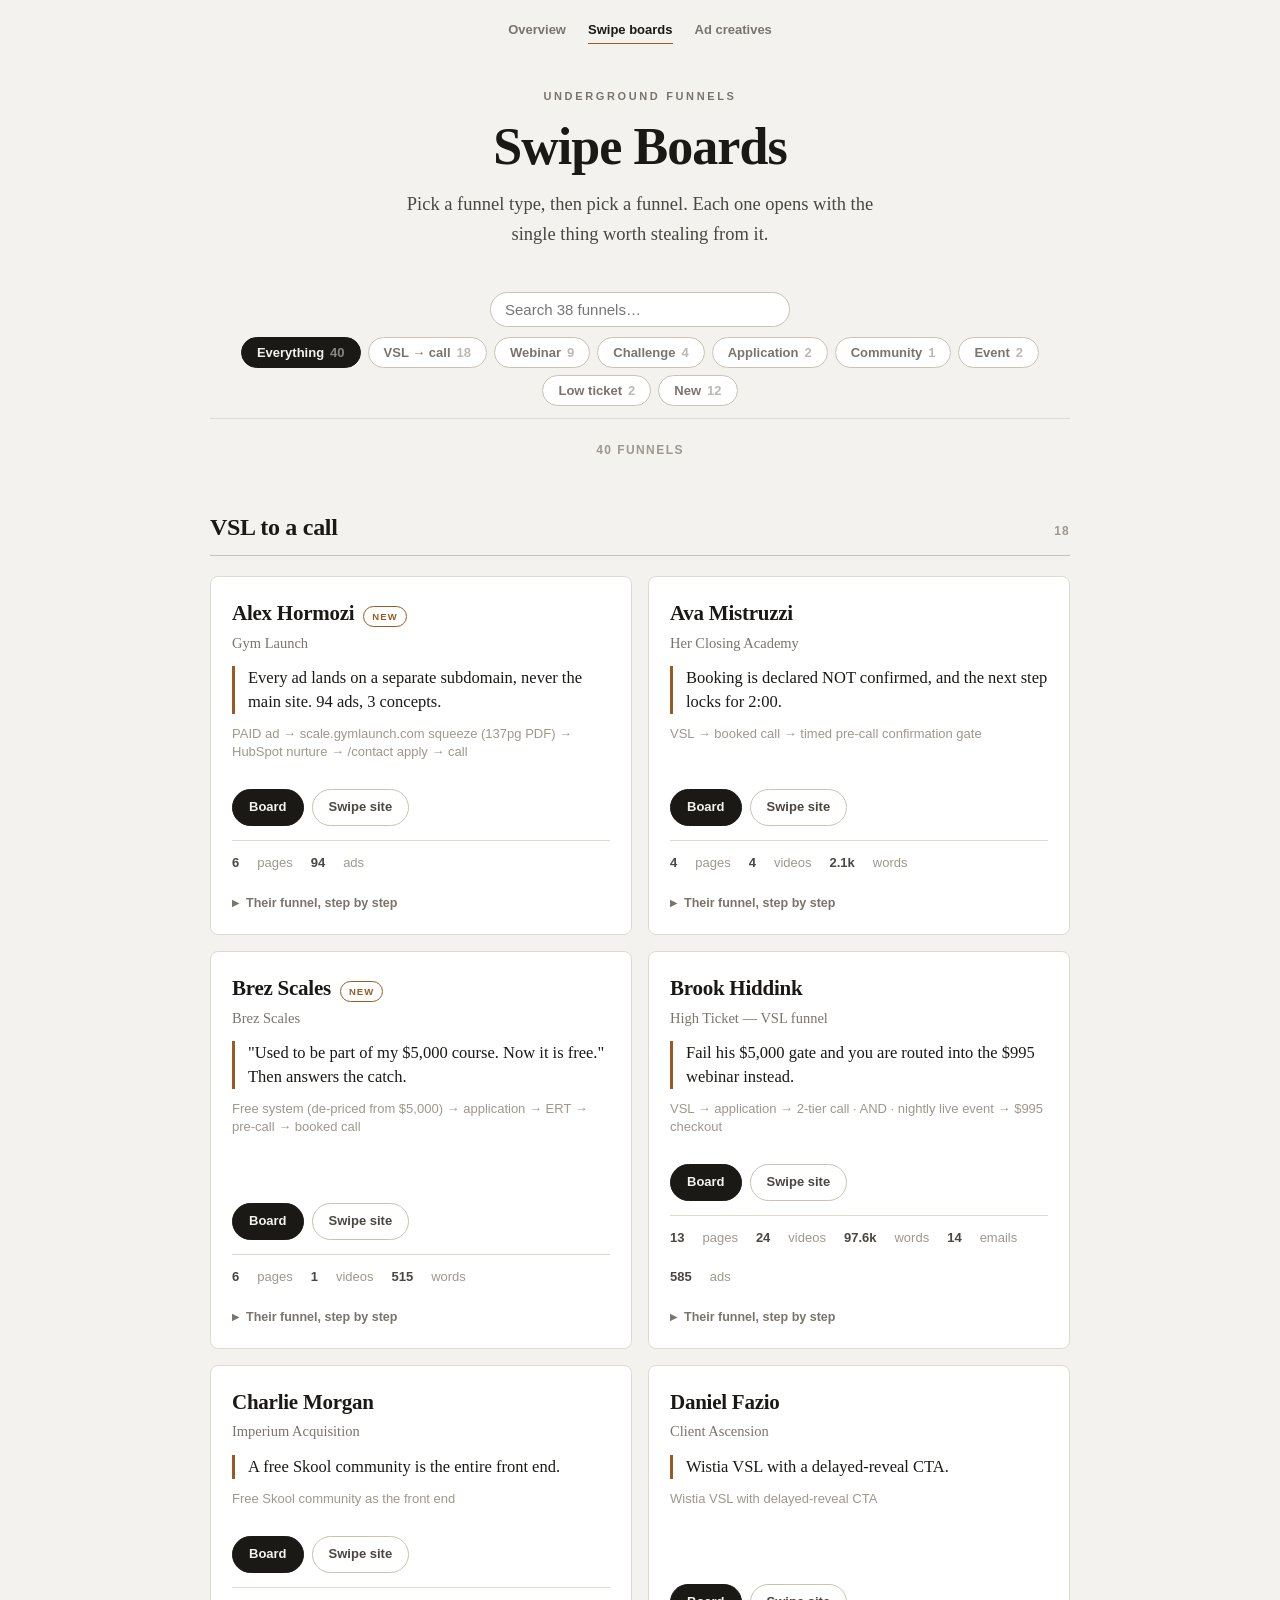
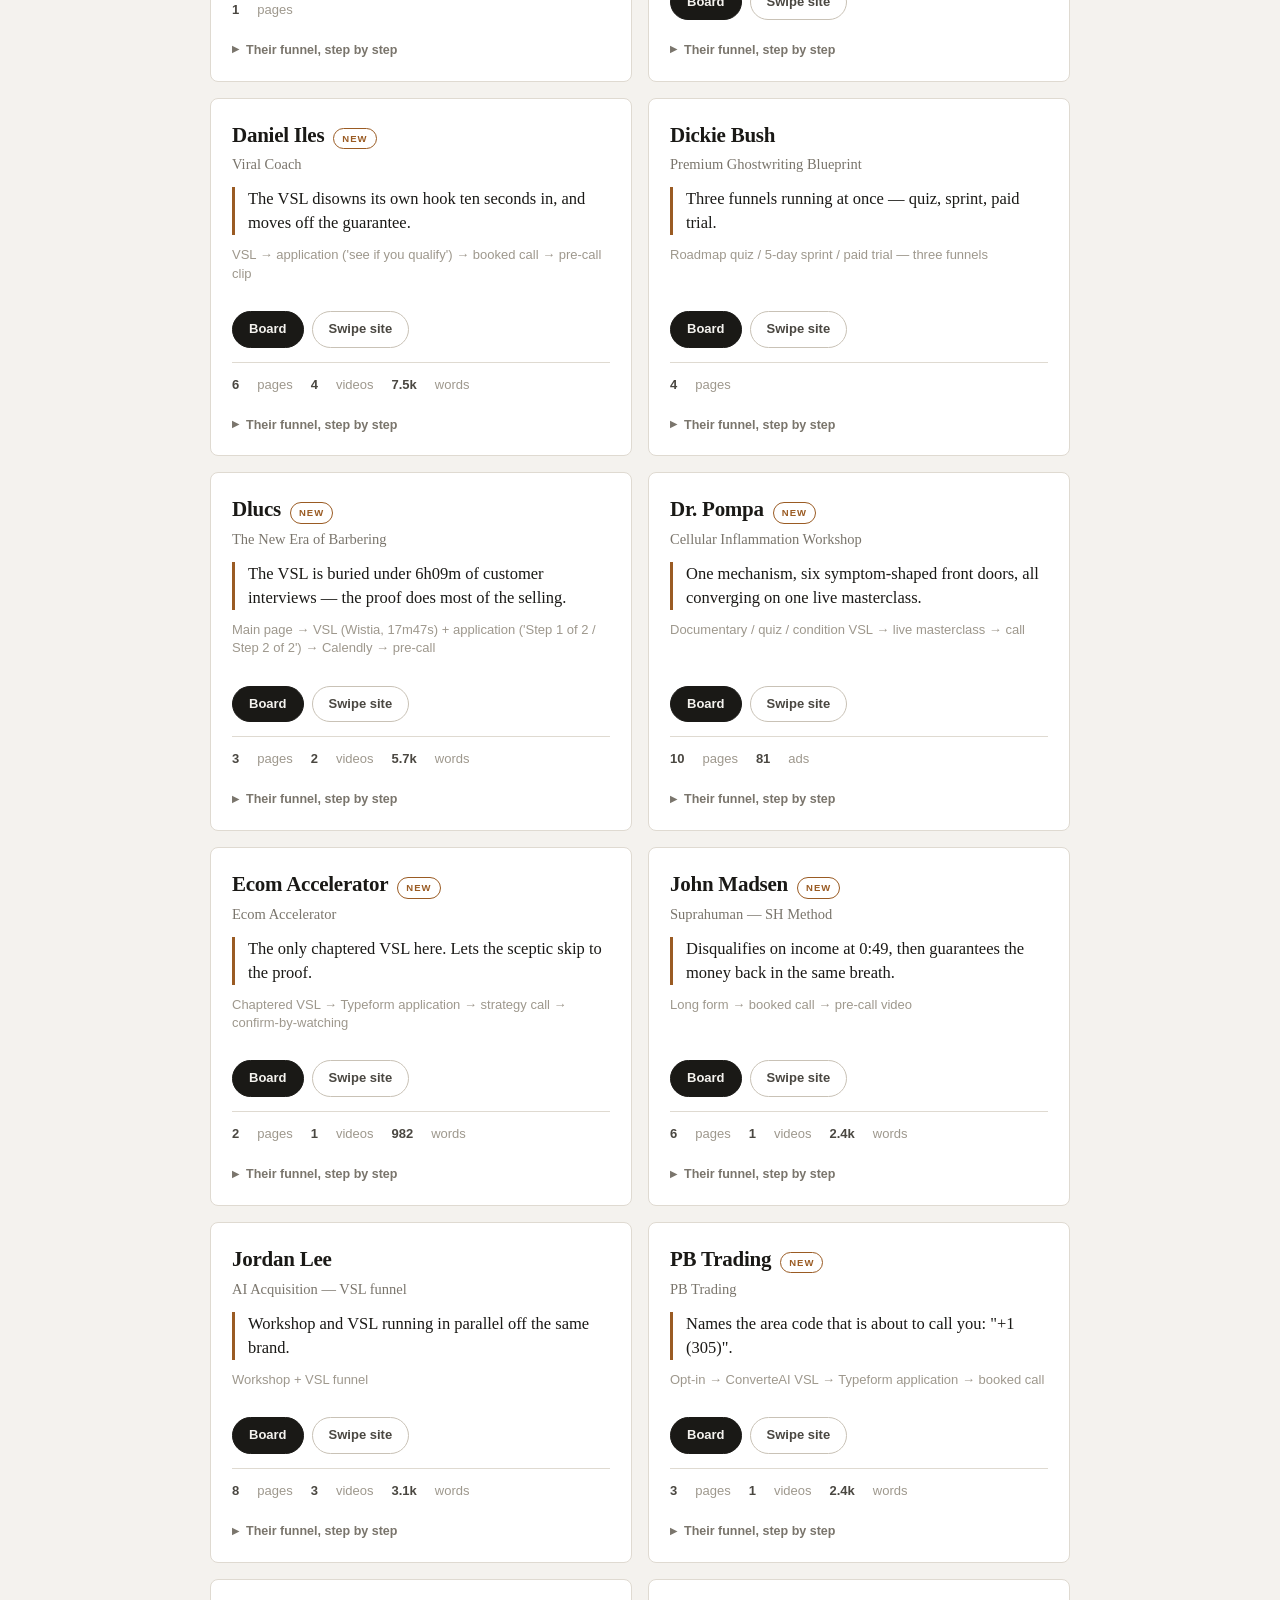
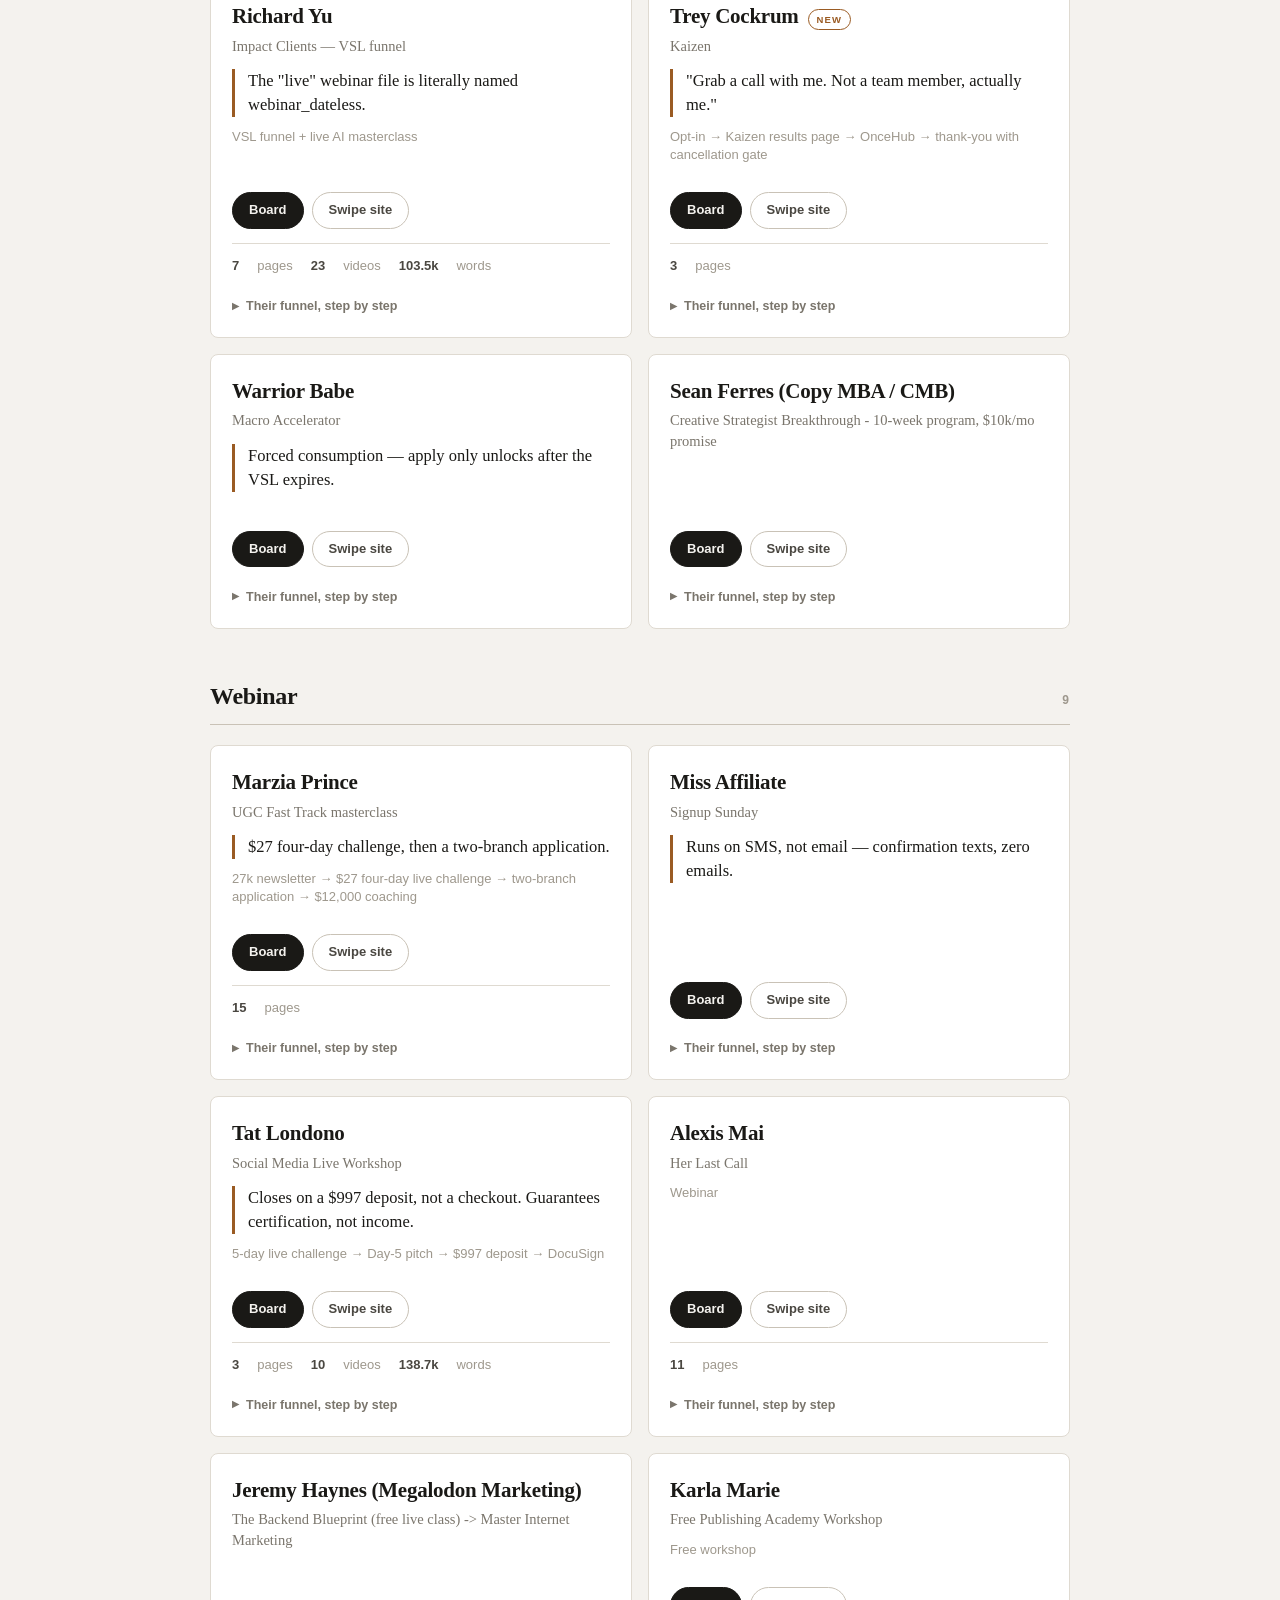
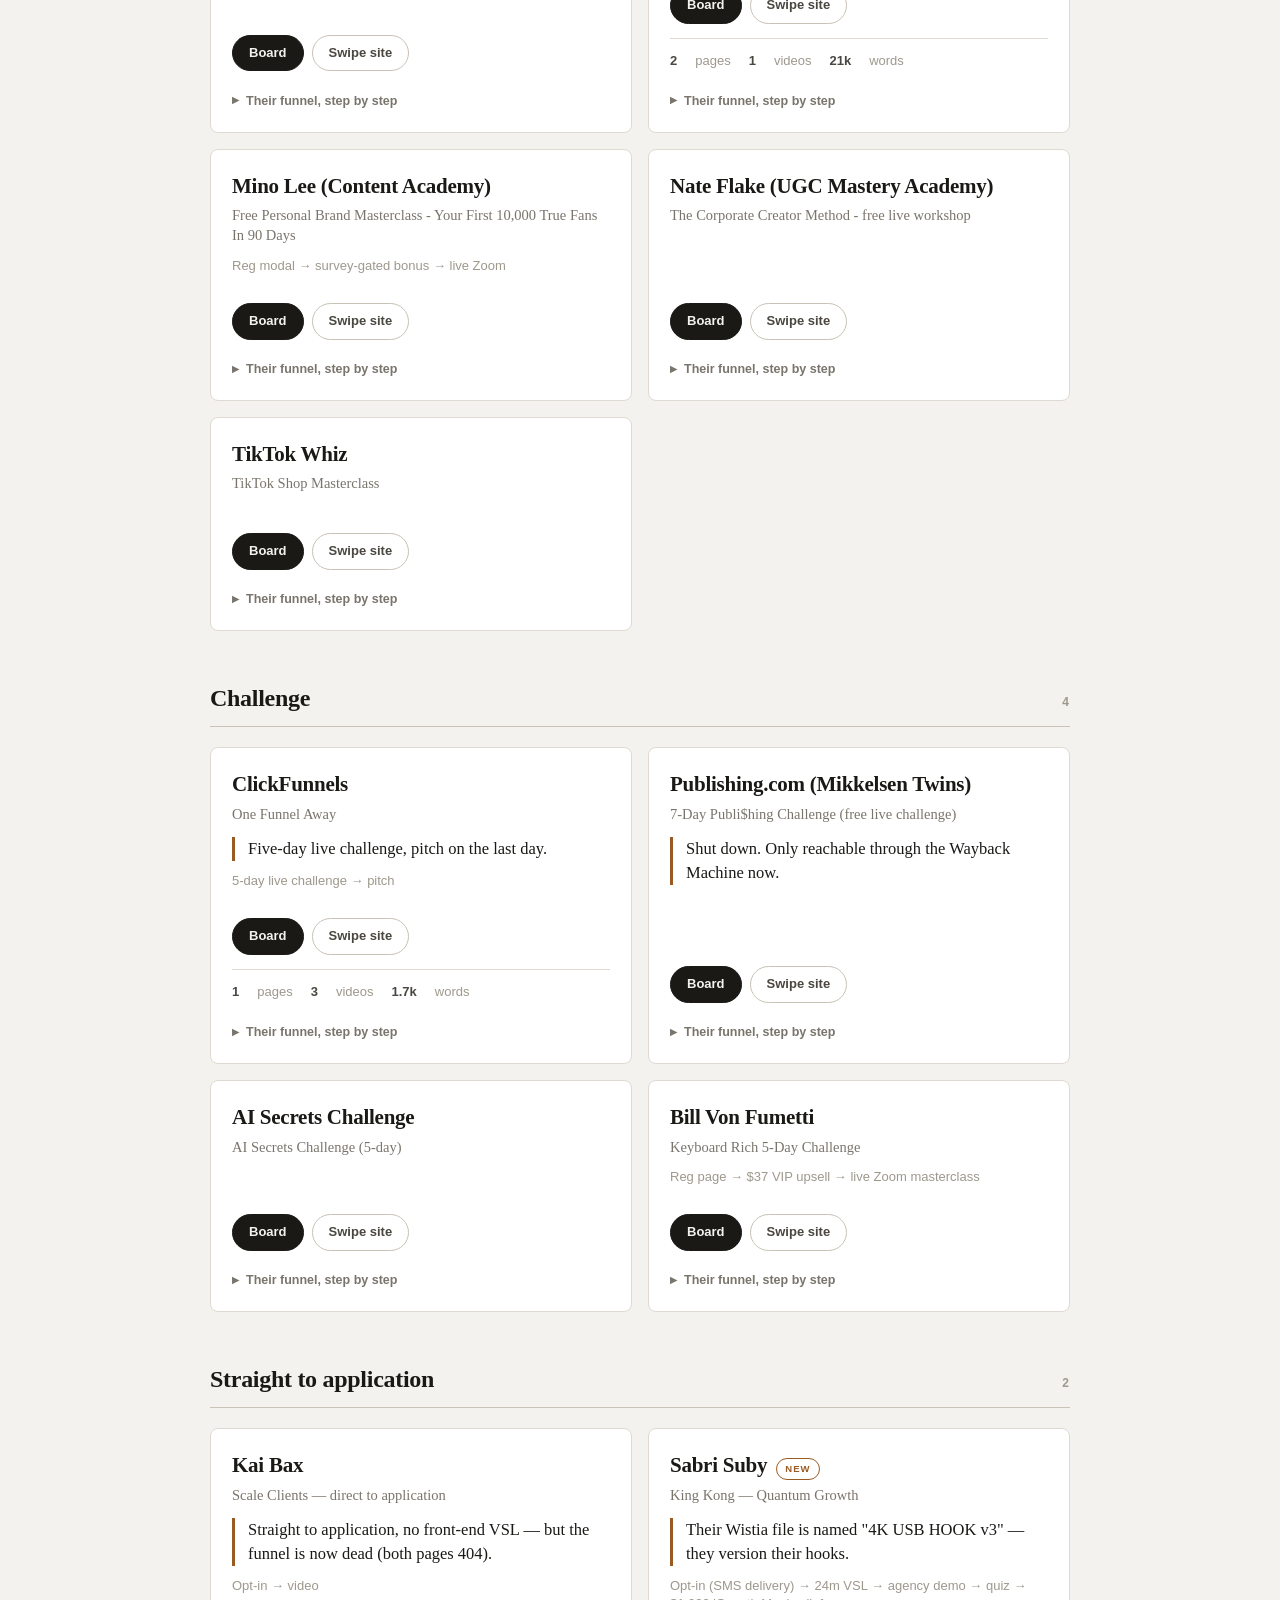
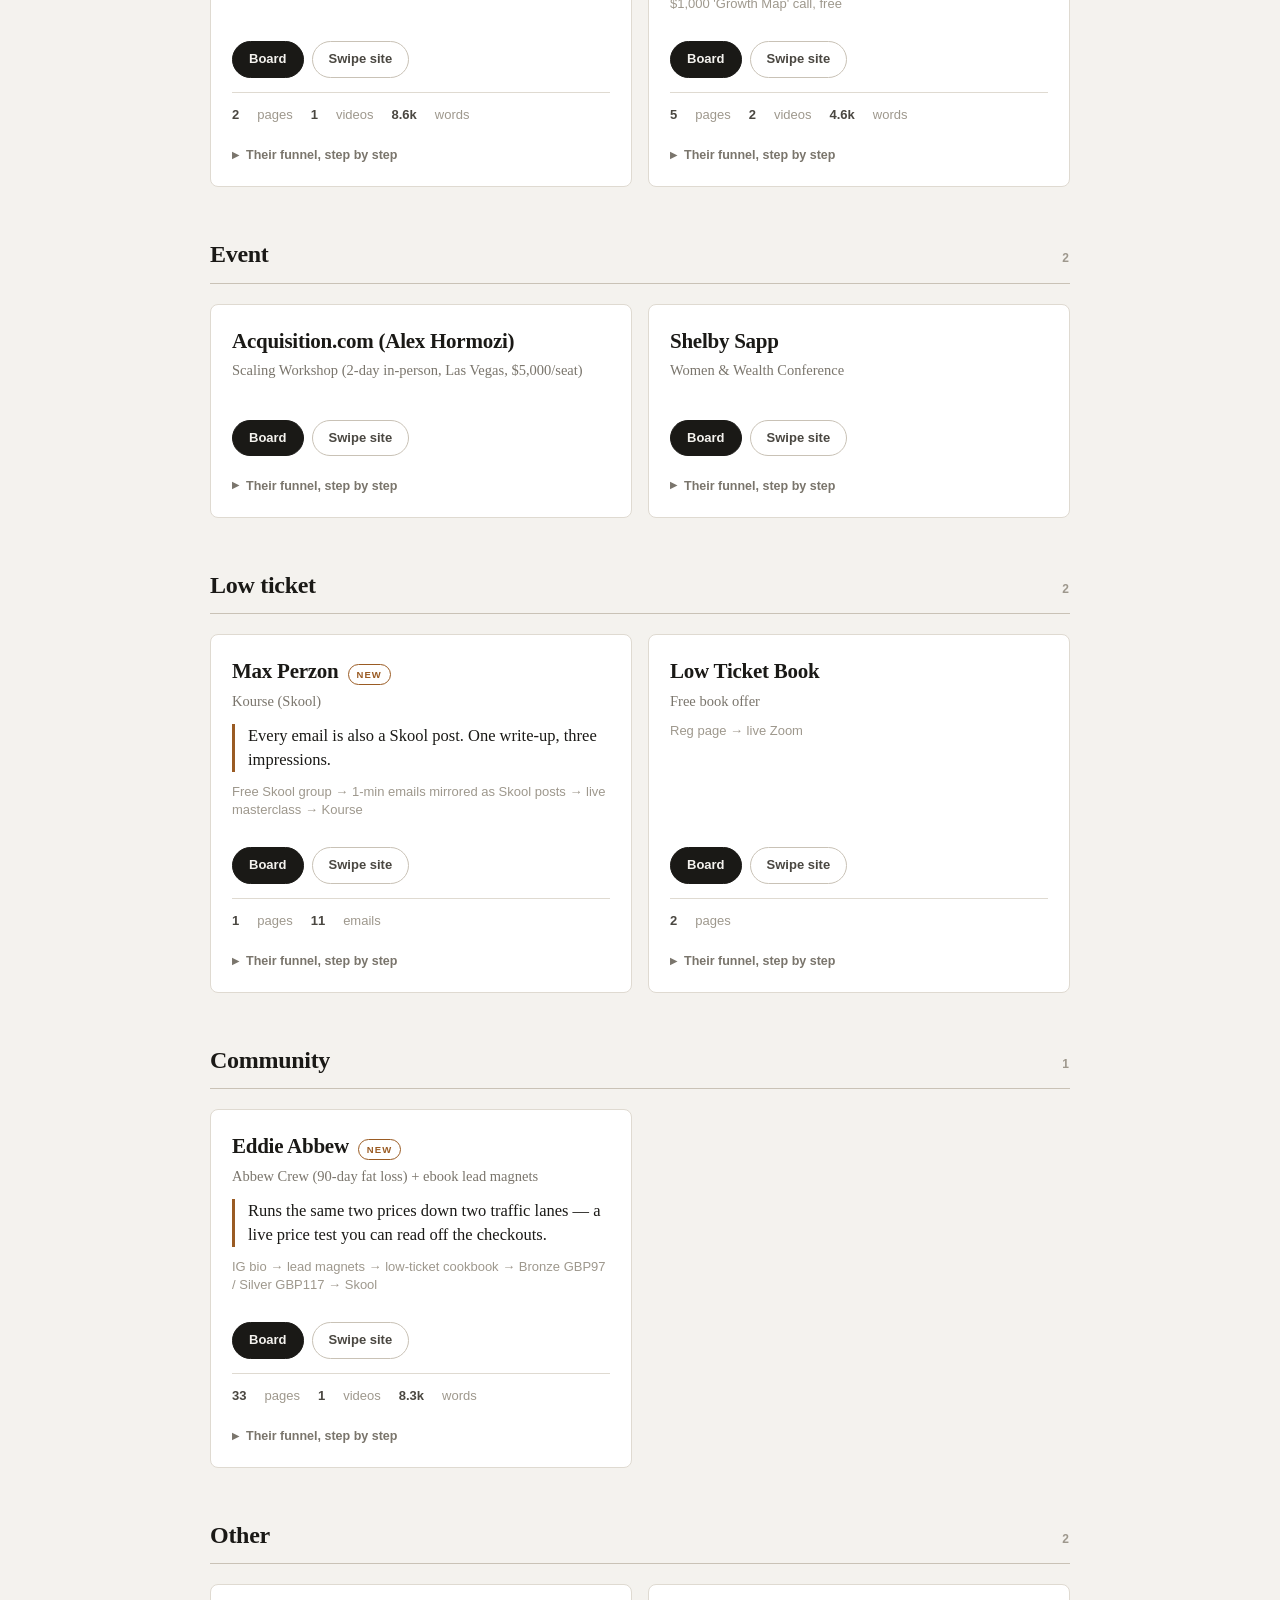
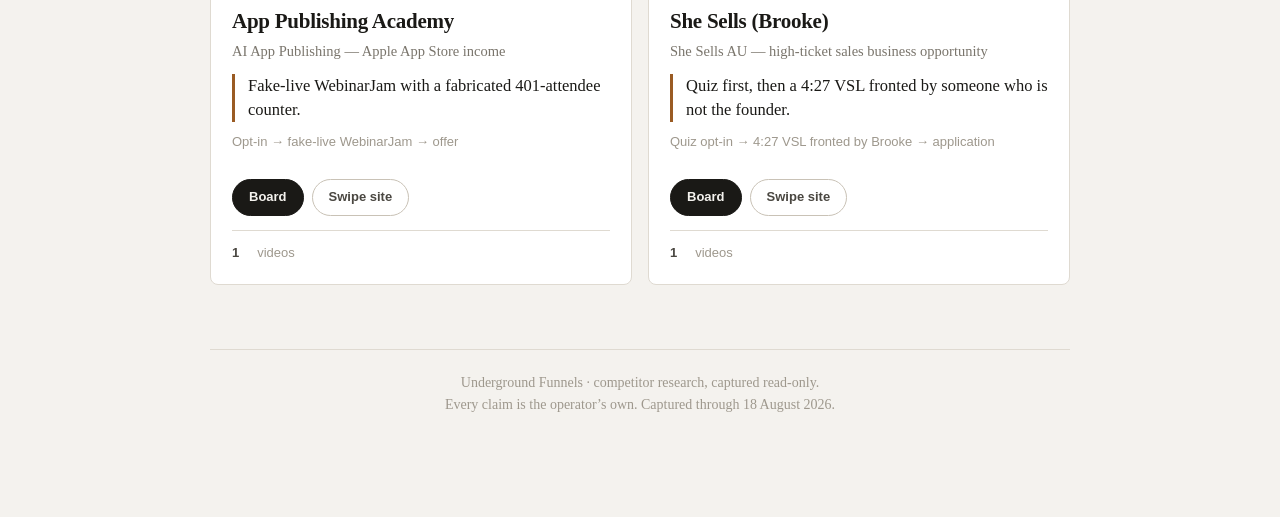
<file: boards.html>
<!doctype html>
<html lang="en"><head><meta charset="utf-8">
<meta name="viewport" content="width=device-width,initial-scale=1">
<title>Swipe Boards · Underground Funnels</title>
<link rel="icon" href="favicon.png"><link rel="stylesheet" href="style.css">
</head><body>
<div class="w">
<nav class="top"><a href="index.html">Overview</a><a href="boards.html" aria-current="page">Swipe boards</a><a href="ads.html">Ad creatives</a></nav>

<header>
  <div class="kick">Underground Funnels</div>
  <h1>Swipe Boards</h1>
  <p class="sub">Pick a funnel type, then pick a funnel. Each one opens with the single thing worth
  stealing from it.</p>
</header>
<div class="bar"><div class="bar-in">
  <input type="search" id="q" placeholder="Search 38 funnels&hellip;" aria-label="Search funnels">
</div><div class="tabs-row"><button class="tab" data-f="all" aria-pressed="true">Everything<b>40</b></button><button class="tab" data-f="vsl" aria-pressed="false">VSL &rarr; call<b>18</b></button><button class="tab" data-f="webinar" aria-pressed="false">Webinar<b>9</b></button><button class="tab" data-f="challenge" aria-pressed="false">Challenge<b>4</b></button><button class="tab" data-f="application" aria-pressed="false">Application<b>2</b></button><button class="tab" data-f="community_low_ticket" aria-pressed="false">Community<b>1</b></button><button class="tab" data-f="event" aria-pressed="false">Event<b>2</b></button><button class="tab" data-f="low_ticket" aria-pressed="false">Low ticket<b>2</b></button><button class="tab" data-f="new" aria-pressed="false">New<b>12</b></button></div></div>
<div id="hits"></div>
<section class="grp" data-sec="vsl" id="vsl-to-a-call"><div class="grp-h"><h2>VSL to a call</h2><span>18</span></div><div class="fgrid"><article class="fc" data-cat="vsl" data-new="1"
 data-q="alex hormozi gym launch every ad lands on a separate subdomain, never the main site. 94 ads, 3 concepts. paid ad -&gt; scale.gymlaunch.com squeeze (137pg pdf) -&gt; hubspot nurture -&gt; /contact apply -&gt; call">
<div class="fc-h"><h3>Alex Hormozi</h3><span class="new">New</span></div>
<div class="fc-o">Gym Launch</div>
<p class="fc-s">Every ad lands on a separate subdomain, never the main site. 94 ads, 3 concepts.</p>
<div class="fc-m">PAID ad &rarr; scale.gymlaunch.com squeeze (137pg PDF) &rarr; HubSpot nurture &rarr; /contact apply &rarr; call</div>
<div class="fc-f"><div class="go">
<a class="btn p" href="https://williamprodigy-netizen.github.io/gym-launch-swipe/board.html" target="_blank" rel="noopener">Board</a>
<a class="btn" href="https://williamprodigy-netizen.github.io/gym-launch-swipe/" target="_blank" rel="noopener">Swipe site</a></div>
<div class="nums"><b>6</b> pages<b>94</b> ads</div>
<details><summary><span class="car">&#9654;</span>Their funnel, step by step</summary><div class="body"><a class="stp" href="https://www.gymlaunch.com/" target="_blank" rel="noopener"><b>Main page</b><span>gymlaunch.com/</span></a><a class="stp" href="https://scale.gymlaunch.com/playbook" target="_blank" rel="noopener"><b>PAID squeeze - Growth Playbook</b><span>scale.gymlaunch.com/playbook</span></a><a class="stp" href="https://scale.gymlaunch.com/calendar-page" target="_blank" rel="noopener"><b>TY: Calendar page (book a call)</b><span>scale.gymlaunch.com/calendar-page</span></a><a class="stp" href="https://scale.gymlaunch.com/confirmed-2026-playbook" target="_blank" rel="noopener"><b>Confirmed - 2026 Playbook</b><span>scale.gymlaunch.com/confirmed-2026-playbook</span></a><a class="stp" href="https://ww2.gymlaunch.com/7mm-case-study-schedule-accepted-0" target="_blank" rel="noopener"><b>Skool funnel - book call</b><span>ww2.gymlaunch.com/7mm-case-study-schedule-accepted-0</span></a><a class="stp" href="https://ww2.gymlaunch.com/skool-thank-you" target="_blank" rel="noopener"><b>Skool funnel - thank you</b><span>ww2.gymlaunch.com/skool-thank-you</span></a><a class="stp" href="https://www.gymlaunch.com/contact" target="_blank" rel="noopener"><b>Contact / Grow my gym</b><span>gymlaunch.com/contact</span></a><a class="stp" href="https://www.gymlaunch.com/gym-types/client-wins" target="_blank" rel="noopener"><b>Client wins</b><span>gymlaunch.com/gym-types/client-wins</span></a><a class="stp" href="https://www.gymlaunch.com/gym-types/case-studies" target="_blank" rel="noopener"><b>Case studies</b><span>gymlaunch.com/gym-types/case-studies</span></a><a class="stp" href="https://www.gymlaunch.com/gym-types/stories" target="_blank" rel="noopener"><b>Stories</b><span>gymlaunch.com/gym-types/stories</span></a></div></details></div></article><article class="fc" data-cat="vsl" data-new="0"
 data-q="ava mistruzzi her closing academy booking is declared not confirmed, and the next step locks for 2:00. vsl -&gt; booked call -&gt; timed pre-call confirmation gate">
<div class="fc-h"><h3>Ava Mistruzzi</h3></div>
<div class="fc-o">Her Closing Academy</div>
<p class="fc-s">Booking is declared NOT confirmed, and the next step locks for 2:00.</p>
<div class="fc-m">VSL &rarr; booked call &rarr; timed pre-call confirmation gate</div>
<div class="fc-f"><div class="go">
<a class="btn p" href="https://williamprodigy-netizen.github.io/her-closing-academy-swipe/board.html" target="_blank" rel="noopener">Board</a>
<a class="btn" href="https://williamprodigy-netizen.github.io/her-closing-academy-swipe/" target="_blank" rel="noopener">Swipe site</a></div>
<div class="nums"><b>4</b> pages<b>4</b> videos<b>2.1k</b> words</div>
<details><summary><span class="car">&#9654;</span>Their funnel, step by step</summary><div class="body"><a class="stp" href="https://learn.herclosingacademy.com/u3" target="_blank" rel="noopener"><b>Opt-in</b><span>learn.herclosingacademy.com/u3</span></a><a class="stp" href="https://learn.herclosingacademy.com/ft3" target="_blank" rel="noopener"><b>VSL</b><span>learn.herclosingacademy.com/ft3</span></a><a class="stp" href="https://learn.herclosingacademy.com/pc" target="_blank" rel="noopener"><b>Pre-call / confirmation</b><span>learn.herclosingacademy.com/pc</span></a></div></details></div></article><article class="fc" data-cat="vsl" data-new="1"
 data-q="brez scales brez scales &quot;used to be part of my $5,000 course. now it is free.&quot; then answers the catch. free system (de-priced from $5,000) -&gt; application -&gt; ert -&gt; pre-call -&gt; booked call">
<div class="fc-h"><h3>Brez Scales</h3><span class="new">New</span></div>
<div class="fc-o">Brez Scales</div>
<p class="fc-s">&quot;Used to be part of my $5,000 course. Now it is free.&quot; Then answers the catch.</p>
<div class="fc-m">Free system (de-priced from $5,000) &rarr; application &rarr; ERT &rarr; pre-call &rarr; booked call</div>
<div class="fc-f"><div class="go">
<a class="btn p" href="https://williamprodigy-netizen.github.io/brez-scales-swipe/board.html" target="_blank" rel="noopener">Board</a>
<a class="btn" href="https://williamprodigy-netizen.github.io/brez-scales-swipe/" target="_blank" rel="noopener">Swipe site</a></div>
<div class="nums"><b>6</b> pages<b>1</b> videos<b>515</b> words</div>
<details><summary><span class="car">&#9654;</span>Their funnel, step by step</summary><div class="body"><a class="stp" href="https://joinbrezscales.com/" target="_blank" rel="noopener"><b>Main page</b><span>joinbrezscales.com/</span></a><a class="stp" href="https://www.joinbrezscales.com/en/application" target="_blank" rel="noopener"><b>Application</b><span>joinbrezscales.com/en/application</span></a><a class="stp" href="https://www.brezscales.co/ert-direct" target="_blank" rel="noopener"><b>ERT direct</b><span>brezscales.co/ert-direct</span></a><a class="stp" href="https://www.brezscales.co/precall--2153c" target="_blank" rel="noopener"><b>Pre-call</b><span>brezscales.co/precall--2153c</span></a></div></details></div></article><article class="fc" data-cat="vsl" data-new="0"
 data-q="brook hiddink high ticket — vsl funnel fail his $5,000 gate and you are routed into the $995 webinar instead. vsl → application → 2-tier call · and · nightly live event → $995 checkout">
<div class="fc-h"><h3>Brook Hiddink</h3></div>
<div class="fc-o">High Ticket — VSL funnel</div>
<p class="fc-s">Fail his $5,000 gate and you are routed into the $995 webinar instead.</p>
<div class="fc-m">VSL → application → 2-tier call · AND · nightly live event → $995 checkout</div>
<div class="fc-f"><div class="go">
<a class="btn p" href="https://williamprodigy-netizen.github.io/brook-hiddink-swipe/board.html" target="_blank" rel="noopener">Board</a>
<a class="btn" href="https://williamprodigy-netizen.github.io/brook-hiddink-swipe/" target="_blank" rel="noopener">Swipe site</a></div>
<div class="nums"><b>13</b> pages<b>24</b> videos<b>97.6k</b> words<b>14</b> emails<b>585</b> ads</div>
<details><summary><span class="car">&#9654;</span>Their funnel, step by step</summary><div class="body"><a class="stp" href="https://www.highticket.io/freetraining" target="_blank" rel="noopener"><b>VSL + application</b><span>highticket.io/freetraining</span></a><a class="stp" href="https://www.highticket.io/schedule-a" target="_blank" rel="noopener"><b>Schedule</b><span>highticket.io/schedule-a</span></a><a class="stp" href="https://www.highticket.io/thank-you-a" target="_blank" rel="noopener"><b>Confirmation page</b><span>highticket.io/thank-you-a</span></a><a class="stp" href="https://go.highticket.io/v/pre-call/pre-call-workshop-meta" target="_blank" rel="noopener"><b>Pre-call workshop (Meta)</b><span>go.highticket.io/v/pre-call/pre-call-workshop-meta</span></a><a class="stp" href="https://go.highticket.io/v/app" target="_blank" rel="noopener"><b>Forced consumption opt-in</b><span>go.highticket.io/v/app</span></a><a class="stp" href="https://go.highticket.io/v/application" target="_blank" rel="noopener"><b>Forced consumption application</b><span>go.highticket.io/v/application</span></a><a class="stp" href="https://go.highticket.io/v/profit-strategy-session/1?qualified=true" target="_blank" rel="noopener"><b>Profit strategy session</b><span>go.highticket.io/v/profit-strategy-session/1</span></a><a class="stp" href="https://go.highticket.io/v/next-steps/1" target="_blank" rel="noopener"><b>Next steps / TY</b><span>go.highticket.io/v/next-steps/1</span></a></div></details></div></article><article class="fc" data-cat="vsl" data-new="0"
 data-q="charlie morgan imperium acquisition a free skool community is the entire front end. free skool community as the front end">
<div class="fc-h"><h3>Charlie Morgan</h3></div>
<div class="fc-o">Imperium Acquisition</div>
<p class="fc-s">A free Skool community is the entire front end.</p>
<div class="fc-m">Free Skool community as the front end</div>
<div class="fc-f"><div class="go">
<a class="btn p" href="https://williamprodigy-netizen.github.io/charlie-morgan-swipe/board.html" target="_blank" rel="noopener">Board</a>
<a class="btn" href="https://williamprodigy-netizen.github.io/charlie-morgan-swipe/" target="_blank" rel="noopener">Swipe site</a></div>
<div class="nums"><b>1</b> pages</div>
<details><summary><span class="car">&#9654;</span>Their funnel, step by step</summary><div class="body"><a class="stp" href="https://go.imperiumacquisition.com/optin-yt" target="_blank" rel="noopener"><b>Opt-in</b><span>go.imperiumacquisition.com/optin-yt</span></a><a class="stp" href="https://go.imperiumacquisition.com/apply-now" target="_blank" rel="noopener"><b>Application</b><span>go.imperiumacquisition.com/apply-now</span></a><a class="stp" href="https://go.imperiumacquisition.com/appointment-details" target="_blank" rel="noopener"><b>Appointment details</b><span>go.imperiumacquisition.com/appointment-details</span></a><a class="stp" href="https://www.skool.com/academy" target="_blank" rel="noopener"><b>Community (Skool)</b><span>skool.com/academy</span></a></div></details></div></article><article class="fc" data-cat="vsl" data-new="0"
 data-q="daniel fazio client ascension wistia vsl with a delayed-reveal cta. wistia vsl with delayed-reveal cta">
<div class="fc-h"><h3>Daniel Fazio</h3></div>
<div class="fc-o">Client Ascension</div>
<p class="fc-s">Wistia VSL with a delayed-reveal CTA.</p>
<div class="fc-m">Wistia VSL with delayed-reveal CTA</div>
<div class="fc-f"><div class="go">
<a class="btn p" href="https://williamprodigy-netizen.github.io/client-ascension-swipe/board.html" target="_blank" rel="noopener">Board</a>
<a class="btn" href="https://williamprodigy-netizen.github.io/client-ascension-swipe/" target="_blank" rel="noopener">Swipe site</a></div>

<details><summary><span class="car">&#9654;</span>Their funnel, step by step</summary><div class="body"><a class="stp" href="https://go.clientascension.ai/?el=DanielYouTubeProfile" target="_blank" rel="noopener"><b>Opt-in</b><span>go.clientascension.ai/</span></a><a class="stp" href="https://go.clientascension.ai/explainer" target="_blank" rel="noopener"><b>VSL + booking</b><span>go.clientascension.ai/explainer</span></a><a class="stp" href="https://go.clientascension.ai/thank-you" target="_blank" rel="noopener"><b>Thank-you (FAQs)</b><span>go.clientascension.ai/thank-you</span></a></div></details></div></article><article class="fc" data-cat="vsl" data-new="1"
 data-q="daniel iles viral coach the vsl disowns its own hook ten seconds in, and moves off the guarantee. vsl -&gt; application (&#x27;see if you qualify&#x27;) -&gt; booked call -&gt; pre-call clip">
<div class="fc-h"><h3>Daniel Iles</h3><span class="new">New</span></div>
<div class="fc-o">Viral Coach</div>
<p class="fc-s">The VSL disowns its own hook ten seconds in, and moves off the guarantee.</p>
<div class="fc-m">VSL &rarr; application (&#x27;see if you qualify&#x27;) &rarr; booked call &rarr; pre-call clip</div>
<div class="fc-f"><div class="go">
<a class="btn p" href="https://williamprodigy-netizen.github.io/daniel-iles-swipe/board.html" target="_blank" rel="noopener">Board</a>
<a class="btn" href="https://williamprodigy-netizen.github.io/daniel-iles-swipe/" target="_blank" rel="noopener">Swipe site</a></div>
<div class="nums"><b>6</b> pages<b>4</b> videos<b>7.5k</b> words</div>
<details><summary><span class="car">&#9654;</span>Their funnel, step by step</summary><div class="body"><a class="stp" href="https://www.viralcoach.com/" target="_blank" rel="noopener"><b>Main / long-form sales letter</b><span>viralcoach.com/</span></a><a class="stp" href="https://www.viralcoach.com/cpy/about-you" target="_blank" rel="noopener"><b>Application</b><span>viralcoach.com/cpy/about-you</span></a><a class="stp" href="https://www.viralcoach.com/cpy/thanks" target="_blank" rel="noopener"><b>Thanks page</b><span>viralcoach.com/cpy/thanks</span></a></div></details></div></article><article class="fc" data-cat="vsl" data-new="0"
 data-q="dickie bush premium ghostwriting blueprint three funnels running at once — quiz, sprint, paid trial. roadmap quiz / 5-day sprint / paid trial — three funnels">
<div class="fc-h"><h3>Dickie Bush</h3></div>
<div class="fc-o">Premium Ghostwriting Blueprint</div>
<p class="fc-s">Three funnels running at once — quiz, sprint, paid trial.</p>
<div class="fc-m">Roadmap quiz / 5-day sprint / paid trial — three funnels</div>
<div class="fc-f"><div class="go">
<a class="btn p" href="https://williamprodigy-netizen.github.io/nicholas-cole-swipe/board.html" target="_blank" rel="noopener">Board</a>
<a class="btn" href="https://williamprodigy-netizen.github.io/nicholas-cole-swipe/" target="_blank" rel="noopener">Swipe site</a></div>
<div class="nums"><b>4</b> pages</div>
<details><summary><span class="car">&#9654;</span>Their funnel, step by step</summary><div class="body"><a class="stp" href="https://ig.premiumghostwritingblueprint.com/" target="_blank" rel="noopener"><b>IG opt-in</b><span>ig.premiumghostwritingblueprint.com/</span></a><a class="stp" href="https://www.premiumghostwritingacademy.com/apply" target="_blank" rel="noopener"><b>Apply</b><span>premiumghostwritingacademy.com/apply</span></a><a class="stp" href="https://www.premiumghostwritingacademy.com/strategy-brief" target="_blank" rel="noopener"><b>Strategy brief / confirmation</b><span>premiumghostwritingacademy.com/strategy-brief</span></a></div></details></div></article><article class="fc" data-cat="vsl" data-new="1"
 data-q="dlucs the new era of barbering the vsl is buried under 6h09m of customer interviews — the proof does most of the selling. main page -&gt; vsl (wistia, 17m47s) + application (&#x27;step 1 of 2 / step 2 of 2&#x27;) -&gt; calendly -&gt; pre-call">
<div class="fc-h"><h3>Dlucs</h3><span class="new">New</span></div>
<div class="fc-o">The New Era of Barbering</div>
<p class="fc-s">The VSL is buried under 6h09m of customer interviews — the proof does most of the selling.</p>
<div class="fc-m">Main page &rarr; VSL (Wistia, 17m47s) + application (&#x27;Step 1 of 2 / Step 2 of 2&#x27;) &rarr; Calendly &rarr; pre-call</div>
<div class="fc-f"><div class="go">
<a class="btn p" href="https://williamprodigy-netizen.github.io/dlucs-swipe/board.html" target="_blank" rel="noopener">Board</a>
<a class="btn" href="https://williamprodigy-netizen.github.io/dlucs-swipe/" target="_blank" rel="noopener">Swipe site</a></div>
<div class="nums"><b>3</b> pages<b>2</b> videos<b>5.7k</b> words</div>
<details><summary><span class="car">&#9654;</span>Their funnel, step by step</summary><div class="body"><a class="stp" href="https://theneweraofbarbering.com/" target="_blank" rel="noopener"><b>Main page</b><span>theneweraofbarbering.com/</span></a><a class="stp" href="https://go.theneweraofbarbering.com/nec-video" target="_blank" rel="noopener"><b>VSL + application</b><span>go.theneweraofbarbering.com/nec-video</span></a><a class="stp" href="https://go.theneweraofbarbering.com/pre-call-congrats" target="_blank" rel="noopener"><b>Pre-call confirmation</b><span>go.theneweraofbarbering.com/pre-call-congrats</span></a></div></details></div></article><article class="fc" data-cat="vsl" data-new="1"
 data-q="dr. pompa cellular inflammation workshop one mechanism, six symptom-shaped front doors, all converging on one live masterclass. documentary / quiz / condition vsl -&gt; live masterclass -&gt; call">
<div class="fc-h"><h3>Dr. Pompa</h3><span class="new">New</span></div>
<div class="fc-o">Cellular Inflammation Workshop</div>
<p class="fc-s">One mechanism, six symptom-shaped front doors, all converging on one live masterclass.</p>
<div class="fc-m">Documentary / quiz / condition VSL &rarr; live masterclass &rarr; call</div>
<div class="fc-f"><div class="go">
<a class="btn p" href="https://williamprodigy-netizen.github.io/dr-pompa-swipe/board.html" target="_blank" rel="noopener">Board</a>
<a class="btn" href="https://williamprodigy-netizen.github.io/dr-pompa-swipe/" target="_blank" rel="noopener">Swipe site</a></div>
<div class="nums"><b>10</b> pages<b>81</b> ads</div>
<details><summary><span class="car">&#9654;</span>Their funnel, step by step</summary><div class="body"><a class="stp" href="https://training.pompaworkshop.com/cellular-inflammation-tv-a?utm_source=tv" target="_blank" rel="noopener"><b>VSL (TV-A) - cellular inflammation</b><span>training.pompaworkshop.com/cellular-inflammation-tv-a</span></a><a class="stp" href="https://quiz.pompaworkshop.com/" target="_blank" rel="noopener"><b>Quiz funnel</b><span>quiz.pompaworkshop.com/</span></a><a class="stp" href="https://play.pompaworkshop.com/cellular-solution-training" target="_blank" rel="noopener"><b>Cellular Solution training</b><span>play.pompaworkshop.com/cellular-solution-training</span></a><a class="stp" href="https://dr.pompaworkshop.com/diabetes" target="_blank" rel="noopener"><b>Condition: diabetes</b><span>dr.pompaworkshop.com/diabetes</span></a><a class="stp" href="https://training.pompaworkshop.com/watch-diabetes-masterclass1" target="_blank" rel="noopener"><b>Condition: diabetes masterclass</b><span>training.pompaworkshop.com/watch-diabetes-masterclass1</span></a><a class="stp" href="https://dr.pompaworkshop.com/meta-thyroid" target="_blank" rel="noopener"><b>Condition: thyroid</b><span>dr.pompaworkshop.com/meta-thyroid</span></a><a class="stp" href="https://dr.pompaworkshop.com/watch-cvd-direct" target="_blank" rel="noopener"><b>Condition: cardiovascular</b><span>dr.pompaworkshop.com/watch-cvd-direct</span></a><a class="stp" href="https://energy.pompaworkshop.com/21der" target="_blank" rel="noopener"><b>Condition: energy / 21-day</b><span>energy.pompaworkshop.com/21der</span></a><a class="stp" href="https://dr.pompaworkshop.com/toxicamerica" target="_blank" rel="noopener"><b>Toxic America</b><span>dr.pompaworkshop.com/toxicamerica</span></a><a class="stp" href="https://dr.pompaworkshop.com/tof-gen" target="_blank" rel="noopener"><b>TOF gen</b><span>dr.pompaworkshop.com/tof-gen</span></a></div></details></div></article><article class="fc" data-cat="vsl" data-new="1"
 data-q="ecom accelerator ecom accelerator the only chaptered vsl here. lets the sceptic skip to the proof. chaptered vsl -&gt; typeform application -&gt; strategy call -&gt; confirm-by-watching">
<div class="fc-h"><h3>Ecom Accelerator</h3><span class="new">New</span></div>
<div class="fc-o">Ecom Accelerator</div>
<p class="fc-s">The only chaptered VSL here. Lets the sceptic skip to the proof.</p>
<div class="fc-m">Chaptered VSL &rarr; Typeform application &rarr; strategy call &rarr; confirm-by-watching</div>
<div class="fc-f"><div class="go">
<a class="btn p" href="https://williamprodigy-netizen.github.io/ecom-accelerator-swipe/board.html" target="_blank" rel="noopener">Board</a>
<a class="btn" href="https://williamprodigy-netizen.github.io/ecom-accelerator-swipe/" target="_blank" rel="noopener">Swipe site</a></div>
<div class="nums"><b>2</b> pages<b>1</b> videos<b>982</b> words</div>
<details><summary><span class="car">&#9654;</span>Their funnel, step by step</summary><div class="body"><a class="stp" href="https://go.ecomaccelerator.io/fb/vsl" target="_blank" rel="noopener"><b>VSL</b><span>go.ecomaccelerator.io/fb/vsl</span></a><a class="stp" href="https://go.ecomaccelerator.io/fb/thank-you" target="_blank" rel="noopener"><b>Thank-you</b><span>go.ecomaccelerator.io/fb/thank-you</span></a></div></details></div></article><article class="fc" data-cat="vsl" data-new="1"
 data-q="john madsen suprahuman — sh method disqualifies on income at 0:49, then guarantees the money back in the same breath. long form -&gt; booked call -&gt; pre-call video">
<div class="fc-h"><h3>John Madsen</h3><span class="new">New</span></div>
<div class="fc-o">Suprahuman — SH Method</div>
<p class="fc-s">Disqualifies on income at 0:49, then guarantees the money back in the same breath.</p>
<div class="fc-m">Long form &rarr; booked call &rarr; pre-call video</div>
<div class="fc-f"><div class="go">
<a class="btn p" href="https://williamprodigy-netizen.github.io/suprahuman-swipe/board.html" target="_blank" rel="noopener">Board</a>
<a class="btn" href="https://williamprodigy-netizen.github.io/suprahuman-swipe/" target="_blank" rel="noopener">Swipe site</a></div>
<div class="nums"><b>6</b> pages<b>1</b> videos<b>2.4k</b> words</div>
<details><summary><span class="car">&#9654;</span>Their funnel, step by step</summary><div class="body"><a class="stp" href="https://suprahumanceo.com/sh-method61258820" target="_blank" rel="noopener"><b>VSL / SH Method</b><span>suprahumanceo.com/sh-method61258820</span></a><a class="stp" href="https://suprahumanceo.com/appointment-booked" target="_blank" rel="noopener"><b>Appointment booked</b><span>suprahumanceo.com/appointment-booked</span></a></div></details></div></article><article class="fc" data-cat="vsl" data-new="0"
 data-q="jordan lee ai acquisition — vsl funnel workshop and vsl running in parallel off the same brand. workshop + vsl funnel">
<div class="fc-h"><h3>Jordan Lee</h3></div>
<div class="fc-o">AI Acquisition — VSL funnel</div>
<p class="fc-s">Workshop and VSL running in parallel off the same brand.</p>
<div class="fc-m">Workshop + VSL funnel</div>
<div class="fc-f"><div class="go">
<a class="btn p" href="https://williamprodigy-netizen.github.io/jordan-lee-swipe/board.html" target="_blank" rel="noopener">Board</a>
<a class="btn" href="https://williamprodigy-netizen.github.io/jordan-lee-swipe/" target="_blank" rel="noopener">Swipe site</a></div>
<div class="nums"><b>8</b> pages<b>3</b> videos<b>3.1k</b> words</div>
<details><summary><span class="car">&#9654;</span>Their funnel, step by step</summary><div class="body"><a class="stp" href="https://go.aiacquisition.com/apply" target="_blank" rel="noopener"><b>VSL / apply</b><span>go.aiacquisition.com/apply</span></a><a class="stp" href="https://www.aiacquisitionmethod.com/thank-you" target="_blank" rel="noopener"><b>Thank-you</b><span>aiacquisitionmethod.com/thank-you</span></a></div></details></div></article><article class="fc" data-cat="vsl" data-new="1"
 data-q="pb trading pb trading names the area code that is about to call you: &quot;+1 (305)&quot;. opt-in -&gt; converteai vsl -&gt; typeform application -&gt; booked call">
<div class="fc-h"><h3>PB Trading</h3><span class="new">New</span></div>
<div class="fc-o">PB Trading</div>
<p class="fc-s">Names the area code that is about to call you: &quot;+1 (305)&quot;.</p>
<div class="fc-m">Opt-in &rarr; ConverteAI VSL &rarr; Typeform application &rarr; booked call</div>
<div class="fc-f"><div class="go">
<a class="btn p" href="https://williamprodigy-netizen.github.io/pb-trading-swipe/board.html" target="_blank" rel="noopener">Board</a>
<a class="btn" href="https://williamprodigy-netizen.github.io/pb-trading-swipe/" target="_blank" rel="noopener">Swipe site</a></div>
<div class="nums"><b>3</b> pages<b>1</b> videos<b>2.4k</b> words</div>
<details><summary><span class="car">&#9654;</span>Their funnel, step by step</summary><div class="body"><a class="stp" href="https://www.pbtrading.io/join" target="_blank" rel="noopener"><b>Opt-in</b><span>pbtrading.io/join</span></a><a class="stp" href="https://www.pbtrading.io/video" target="_blank" rel="noopener"><b>VSL + booking</b><span>pbtrading.io/video</span></a><a class="stp" href="https://www.pbtrading.io/thank-you" target="_blank" rel="noopener"><b>Thank-you</b><span>pbtrading.io/thank-you</span></a></div></details></div></article><article class="fc" data-cat="vsl" data-new="0"
 data-q="richard yu impact clients — vsl funnel the &quot;live&quot; webinar file is literally named webinar_dateless. vsl funnel + live ai masterclass">
<div class="fc-h"><h3>Richard Yu</h3></div>
<div class="fc-o">Impact Clients — VSL funnel</div>
<p class="fc-s">The &quot;live&quot; webinar file is literally named webinar_dateless.</p>
<div class="fc-m">VSL funnel + live AI masterclass</div>
<div class="fc-f"><div class="go">
<a class="btn p" href="https://williamprodigy-netizen.github.io/richard-yu-swipe/board.html" target="_blank" rel="noopener">Board</a>
<a class="btn" href="https://williamprodigy-netizen.github.io/richard-yu-swipe/" target="_blank" rel="noopener">Swipe site</a></div>
<div class="nums"><b>7</b> pages<b>23</b> videos<b>103.5k</b> words</div>
<details><summary><span class="car">&#9654;</span>Their funnel, step by step</summary><div class="body"><a class="stp" href="https://www.impactclients.co/video-s" target="_blank" rel="noopener"><b>VSL page</b><span>impactclients.co/video-s</span></a><a class="stp" href="https://www.impactclients.co/call-schedule" target="_blank" rel="noopener"><b>Application / call schedule</b><span>impactclients.co/call-schedule</span></a><a class="stp" href="https://www.impactclients.co/pre-call-prep" target="_blank" rel="noopener"><b>Pre-call prep</b><span>impactclients.co/pre-call-prep</span></a></div></details></div></article><article class="fc" data-cat="vsl" data-new="1"
 data-q="trey cockrum kaizen &quot;grab a call with me. not a team member, actually me.&quot; opt-in -&gt; kaizen results page -&gt; oncehub -&gt; thank-you with cancellation gate">
<div class="fc-h"><h3>Trey Cockrum</h3><span class="new">New</span></div>
<div class="fc-o">Kaizen</div>
<p class="fc-s">&quot;Grab a call with me. Not a team member, actually me.&quot;</p>
<div class="fc-m">Opt-in &rarr; Kaizen results page &rarr; OnceHub &rarr; thank-you with cancellation gate</div>
<div class="fc-f"><div class="go">
<a class="btn p" href="https://williamprodigy-netizen.github.io/trey-cockrum-swipe/board.html" target="_blank" rel="noopener">Board</a>
<a class="btn" href="https://williamprodigy-netizen.github.io/trey-cockrum-swipe/" target="_blank" rel="noopener">Swipe site</a></div>
<div class="nums"><b>3</b> pages</div>
<details><summary><span class="car">&#9654;</span>Their funnel, step by step</summary><div class="body"><a class="stp" href="https://treycockrum.com/optin-635365191757006858942" target="_blank" rel="noopener"><b>Sales page 1</b><span>treycockrum.com/optin-635365191757006858942</span></a><a class="stp" href="https://treycockrum.com/kaizen-ig-bio1738261188052" target="_blank" rel="noopener"><b>Sales page 2 (Kaizen)</b><span>treycockrum.com/kaizen-ig-bio1738261188052</span></a><a class="stp" href="https://treycockrum.com/ty-page1747748506738" target="_blank" rel="noopener"><b>Thank-you</b><span>treycockrum.com/ty-page1747748506738</span></a></div></details></div></article><article class="fc" data-cat="vsl" data-new="0"
 data-q="warrior babe macro accelerator forced consumption — apply only unlocks after the vsl expires. ">
<div class="fc-h"><h3>Warrior Babe</h3></div>
<div class="fc-o">Macro Accelerator</div>
<p class="fc-s">Forced consumption — apply only unlocks after the VSL expires.</p>
<div class="fc-m"></div>
<div class="fc-f"><div class="go">
<a class="btn p" href="https://williamprodigy-netizen.github.io/warrior-babe-swipe/board.html" target="_blank" rel="noopener">Board</a>
<a class="btn" href="https://williamprodigy-netizen.github.io/warrior-babe-swipe/" target="_blank" rel="noopener">Swipe site</a></div>

<details><summary><span class="car">&#9654;</span>Their funnel, step by step</summary><div class="body"><a class="stp" href="https://www.warriorbabe.com/macroacelerator-25-v1" target="_blank" rel="noopener"><b>Opt-in</b><span>warriorbabe.com/macroacelerator-25-v1</span></a><a class="stp" href="https://www.warriorbabe.com/training-webinar-vsl1" target="_blank" rel="noopener"><b>VSL (forced consumption)</b><span>warriorbabe.com/training-webinar-vsl1</span></a><a class="stp" href="https://www.warriorbabe.com/webinar-apply" target="_blank" rel="noopener"><b>Apply now (post-expiry)</b><span>warriorbabe.com/webinar-apply</span></a><a class="stp" href="https://www.warriorbabe.com/schedule-booking" target="_blank" rel="noopener"><b>Schedule call</b><span>warriorbabe.com/schedule-booking</span></a><a class="stp" href="https://www.warriorbabe.com/scheduled-success" target="_blank" rel="noopener"><b>Confirmation</b><span>warriorbabe.com/scheduled-success</span></a></div></details></div></article><article class="fc" data-cat="vsl" data-new="0"
 data-q="sean ferres (copy mba / cmb) creative strategist breakthrough - 10-week program, $10k/mo promise  ">
<div class="fc-h"><h3>Sean Ferres (Copy MBA / CMB)</h3></div>
<div class="fc-o">Creative Strategist Breakthrough - 10-week program, $10k/mo promise</div>

<div class="fc-m"></div>
<div class="fc-f"><div class="go">
<a class="btn p" href="https://williamprodigy-netizen.github.io/sean-ferres-swipe/board.html" target="_blank" rel="noopener">Board</a>
<a class="btn" href="https://williamprodigy-netizen.github.io/sean-ferres-swipe/" target="_blank" rel="noopener">Swipe site</a></div>

<details><summary><span class="car">&#9654;</span>Their funnel, step by step</summary><div class="body"><a class="stp" href="https://go.seanferres.com/" target="_blank" rel="noopener"><b>VSL</b><span>go.seanferres.com/</span></a><a class="stp" href="https://seanferres.com/" target="_blank" rel="noopener"><b>Brand site</b><span>seanferres.com/</span></a><a class="stp" href="https://seanferres.typeform.com/CSB-master-1" target="_blank" rel="noopener"><b>Application</b><span>seanferres.typeform.com/CSB-master-1</span></a><a class="stp" href="https://calendly.com/coachbenc/cmb-gameplan-call" target="_blank" rel="noopener"><b>Calendar</b><span>calendly.com/coachbenc/cmb-gameplan-call</span></a><a class="stp" href="https://go.seanferres.com/confirmed" target="_blank" rel="noopener"><b>Confirmed page</b><span>go.seanferres.com/confirmed</span></a><a class="stp" href="https://seanferres.com/cheat-sheet" target="_blank" rel="noopener"><b>Lead magnet</b><span>seanferres.com/cheat-sheet</span></a></div></details></div></article></div></section><section class="grp" data-sec="webinar" id="webinar"><div class="grp-h"><h2>Webinar</h2><span>9</span></div><div class="fgrid"><article class="fc" data-cat="webinar" data-new="0"
 data-q="marzia prince ugc fast track masterclass $27 four-day challenge, then a two-branch application. 27k newsletter → $27 four-day live challenge → two-branch application → $12,000 coaching">
<div class="fc-h"><h3>Marzia Prince</h3></div>
<div class="fc-o">UGC Fast Track masterclass</div>
<p class="fc-s">$27 four-day challenge, then a two-branch application.</p>
<div class="fc-m">27k newsletter → $27 four-day live challenge → two-branch application → $12,000 coaching</div>
<div class="fc-f"><div class="go">
<a class="btn p" href="https://williamprodigy-netizen.github.io/justin-moore-swipe/board.html" target="_blank" rel="noopener">Board</a>
<a class="btn" href="https://williamprodigy-netizen.github.io/justin-moore-swipe/" target="_blank" rel="noopener">Swipe site</a></div>
<div class="nums"><b>15</b> pages</div>
<details><summary><span class="car">&#9654;</span>Their funnel, step by step</summary><div class="body"><a class="stp" href="https://masterclass.ugcfasttrack.com/" target="_blank" rel="noopener"><b>Webinar registration</b><span>masterclass.ugcfasttrack.com/</span></a><a class="stp" href="https://masterclass.ugcfasttrack.com/vip-pass" target="_blank" rel="noopener"><b>Upsell / OTO</b><span>masterclass.ugcfasttrack.com/vip-pass</span></a><a class="stp" href="https://masterclass.ugcfasttrack.com/completed" target="_blank" rel="noopener"><b>Thank-you page</b><span>masterclass.ugcfasttrack.com/completed</span></a><a class="stp" href="https://masterclass.ugcfasttrack.com/vip-completed" target="_blank" rel="noopener"><b>VIP thank-you page</b><span>masterclass.ugcfasttrack.com/vip-completed</span></a><a class="stp" href="https://masterclass.ugcfasttrack.com/replay" target="_blank" rel="noopener"><b>Replay page</b><span>masterclass.ugcfasttrack.com/replay</span></a><a class="stp" href="https://masterclass.ugcfasttrack.com/guide" target="_blank" rel="noopener"><b>Lead magnet</b><span>masterclass.ugcfasttrack.com/guide</span></a><a class="stp" href="https://masterclass.ugcfasttrack.com/breakdown" target="_blank" rel="noopener"><b>Pre-frame / breakdown</b><span>masterclass.ugcfasttrack.com/breakdown</span></a><a class="stp" href="https://masterclass.ugcfasttrack.com/what-is-UGC" target="_blank" rel="noopener"><b>Pre-frame / what is UGC</b><span>masterclass.ugcfasttrack.com/what-is-UGC</span></a><a class="stp" href="https://masterclass.ugcfasttrack.com/call-confirmed" target="_blank" rel="noopener"><b>Calendar confirmation</b><span>masterclass.ugcfasttrack.com/call-confirmed</span></a><a class="stp" href="https://masterclass.ugcfasttrack.com/webinar" target="_blank" rel="noopener"><b>Live room</b><span>masterclass.ugcfasttrack.com/webinar</span></a><a class="stp" href="https://ugcfasttrack.com/" target="_blank" rel="noopener"><b>Brand site</b><span>ugcfasttrack.com/</span></a></div></details></div></article><article class="fc" data-cat="webinar" data-new="0"
 data-q="miss affiliate signup sunday runs on sms, not email — confirmation texts, zero emails. ">
<div class="fc-h"><h3>Miss Affiliate</h3></div>
<div class="fc-o">Signup Sunday</div>
<p class="fc-s">Runs on SMS, not email — confirmation texts, zero emails.</p>
<div class="fc-m"></div>
<div class="fc-f"><div class="go">
<a class="btn p" href="https://williamprodigy-netizen.github.io/miss-affiliate-swipe/board.html" target="_blank" rel="noopener">Board</a>
<a class="btn" href="https://williamprodigy-netizen.github.io/miss-affiliate-swipe/" target="_blank" rel="noopener">Swipe site</a></div>

<details><summary><span class="car">&#9654;</span>Their funnel, step by step</summary><div class="body"><a class="stp" href="https://themissaffiliate.com/signup-sunday" target="_blank" rel="noopener"><b>Opt-in</b><span>themissaffiliate.com/signup-sunday</span></a><a class="stp" href="https://themissaffiliate.com/start" target="_blank" rel="noopener"><b>VSL / start</b><span>themissaffiliate.com/start</span></a><a class="stp" href="https://themissaffiliate.com/prewebinarpage-9774" target="_blank" rel="noopener"><b>TY: registered for the workshop</b><span>themissaffiliate.com/prewebinarpage-9774</span></a><a class="stp" href="https://themissaffiliate.com/almostdone-sunday" target="_blank" rel="noopener"><b>Confirm gate - spot not confirmed</b><span>themissaffiliate.com/almostdone-sunday</span></a><a class="stp" href="https://themissaffiliate.com/almostdone-416757-272179" target="_blank" rel="noopener"><b>Confirm gate v2</b><span>themissaffiliate.com/almostdone-416757-272179</span></a><a class="stp" href="https://themissaffiliate.com/3" target="_blank" rel="noopener"><b>Link page /3</b><span>themissaffiliate.com/3</span></a></div></details></div></article><article class="fc" data-cat="webinar" data-new="0"
 data-q="tat londono social media live workshop closes on a $997 deposit, not a checkout. guarantees certification, not income. 5-day live challenge → day-5 pitch → $997 deposit → docusign">
<div class="fc-h"><h3>Tat Londono</h3></div>
<div class="fc-o">Social Media Live Workshop</div>
<p class="fc-s">Closes on a $997 deposit, not a checkout. Guarantees certification, not income.</p>
<div class="fc-m">5-day live challenge → Day-5 pitch → $997 deposit → DocuSign</div>
<div class="fc-f"><div class="go">
<a class="btn p" href="https://williamprodigy-netizen.github.io/bill-von-fumetti-swipe/board.html" target="_blank" rel="noopener">Board</a>
<a class="btn" href="https://williamprodigy-netizen.github.io/bill-von-fumetti-swipe/" target="_blank" rel="noopener">Swipe site</a></div>
<div class="nums"><b>3</b> pages<b>10</b> videos<b>138.7k</b> words</div>
<details><summary><span class="car">&#9654;</span>Their funnel, step by step</summary><div class="body"><a class="stp" href="https://tatlondonotraining.com/live-workshop-social-media" target="_blank" rel="noopener"><b>Workshop opt-in</b><span>tatlondonotraining.com/live-workshop-social-media</span></a><a class="stp" href="https://tatlondonotraining.com/thank-you1740763531246" target="_blank" rel="noopener"><b>Thank-you page</b><span>tatlondonotraining.com/thank-you1740763531246</span></a></div></details></div></article><article class="fc" data-cat="webinar" data-new="0"
 data-q="alexis mai her last call  webinar">
<div class="fc-h"><h3>Alexis Mai</h3></div>
<div class="fc-o">Her Last Call</div>

<div class="fc-m">Webinar</div>
<div class="fc-f"><div class="go">
<a class="btn p" href="https://williamprodigy-netizen.github.io/alexis-mai-swipe/board.html" target="_blank" rel="noopener">Board</a>
<a class="btn" href="https://williamprodigy-netizen.github.io/alexis-mai-swipe/" target="_blank" rel="noopener">Swipe site</a></div>
<div class="nums"><b>11</b> pages</div>
<details><summary><span class="car">&#9654;</span>Their funnel, step by step</summary><div class="body"><a class="stp" href="https://www.herlastcall.com/" target="_blank" rel="noopener"><b>Main opt-in</b><span>herlastcall.com/</span></a><a class="stp" href="https://www.herlastcall.com/natural-born-yapper-c" target="_blank" rel="noopener"><b>Upsell / OTO (Natural Born Yapper)</b><span>herlastcall.com/natural-born-yapper-c</span></a><a class="stp" href="https://www.herlastcall.com/confirm-np" target="_blank" rel="noopener"><b>Confirmation page</b><span>herlastcall.com/confirm-np</span></a><a class="stp" href="https://www.herlastcall.com/replay?utm_source=email&amp;utm_medium=email&amp;utm_campaign=ipdna&amp;utm_id=ipemail" target="_blank" rel="noopener"><b>Replay page (Vidalytics countdown)</b><span>herlastcall.com/replay</span></a><a class="stp" href="https://form.jotform.com/Arya_arya_arya853/hlc-council-20-application" target="_blank" rel="noopener"><b>Application (Jotform)</b><span>form.jotform.com/Arya_arya_arya853/hlc-council-20-application</span></a></div></details></div></article><article class="fc" data-cat="webinar" data-new="0"
 data-q="jeremy haynes (megalodon marketing) the backend blueprint (free live class) -&gt; master internet marketing  ">
<div class="fc-h"><h3>Jeremy Haynes (Megalodon Marketing)</h3></div>
<div class="fc-o">The Backend Blueprint (free live class) -&gt; Master Internet Marketing</div>

<div class="fc-m"></div>
<div class="fc-f"><div class="go">
<a class="btn p" href="https://williamprodigy-netizen.github.io/jeremy-haynes-swipe/board.html" target="_blank" rel="noopener">Board</a>
<a class="btn" href="https://williamprodigy-netizen.github.io/jeremy-haynes-swipe/" target="_blank" rel="noopener">Swipe site</a></div>

<details><summary><span class="car">&#9654;</span>Their funnel, step by step</summary><div class="body"><a class="stp" href="https://jeremysworkshops.com/" target="_blank" rel="noopener"><b>Webinar registration</b><span>jeremysworkshops.com/</span></a><a class="stp" href="https://jeremysworkshops.com/confirmation" target="_blank" rel="noopener"><b>Thank-you page</b><span>jeremysworkshops.com/confirmation</span></a><a class="stp" href="https://jeremysworkshops.com/replay" target="_blank" rel="noopener"><b>Replay page</b><span>jeremysworkshops.com/replay</span></a><a class="stp" href="https://jeremysworkshops.com/breakthroughsession" target="_blank" rel="noopener"><b>Application</b><span>jeremysworkshops.com/breakthroughsession</span></a><a class="stp" href="https://jeremysworkshops.com/bbconfirmation" target="_blank" rel="noopener"><b>Application thank-you</b><span>jeremysworkshops.com/bbconfirmation</span></a><a class="stp" href="https://jeremysworkshops.com/privacy-policy" target="_blank" rel="noopener"><b>Privacy policy</b><span>jeremysworkshops.com/privacy-policy</span></a><a class="stp" href="https://jeremysworkshops.com/terms-of-service" target="_blank" rel="noopener"><b>Terms of service</b><span>jeremysworkshops.com/terms-of-service</span></a><a class="stp" href="https://ahbigalex10.typeform.com/to/xNGN4m10" target="_blank" rel="noopener"><b>Application form (Typeform)</b><span>ahbigalex10.typeform.com/to/xNGN4m10</span></a><a class="stp" href="https://go.oncehub.com/MasterInternetMarkting" target="_blank" rel="noopener"><b>Calendar (OnceHub)</b><span>go.oncehub.com/MasterInternetMarkting</span></a></div></details></div></article><article class="fc" data-cat="webinar" data-new="0"
 data-q="karla marie free publishing academy workshop  free workshop">
<div class="fc-h"><h3>Karla Marie</h3></div>
<div class="fc-o">Free Publishing Academy Workshop</div>

<div class="fc-m">Free workshop</div>
<div class="fc-f"><div class="go">
<a class="btn p" href="https://williamprodigy-netizen.github.io/karla-marie-swipe/board.html" target="_blank" rel="noopener">Board</a>
<a class="btn" href="https://williamprodigy-netizen.github.io/karla-marie-swipe/" target="_blank" rel="noopener">Swipe site</a></div>
<div class="nums"><b>2</b> pages<b>1</b> videos<b>21k</b> words</div>
<details><summary><span class="car">&#9654;</span>Their funnel, step by step</summary><div class="body"><a class="stp" href="https://fpaworkshop.com/workshop-fb-v2" target="_blank" rel="noopener"><b>Workshop opt-in (fb-v2)</b><span>fpaworkshop.com/workshop-fb-v2</span></a></div></details></div></article><article class="fc" data-cat="webinar" data-new="0"
 data-q="mino lee (content academy) free personal brand masterclass - your first 10,000 true fans in 90 days  reg modal → survey-gated bonus → live zoom">
<div class="fc-h"><h3>Mino Lee (Content Academy)</h3></div>
<div class="fc-o">Free Personal Brand Masterclass - Your First 10,000 True Fans In 90 Days</div>

<div class="fc-m">Reg modal → survey-gated bonus → live Zoom</div>
<div class="fc-f"><div class="go">
<a class="btn p" href="https://williamprodigy-netizen.github.io/mino-lee-swipe/board.html" target="_blank" rel="noopener">Board</a>
<a class="btn" href="https://williamprodigy-netizen.github.io/mino-lee-swipe/" target="_blank" rel="noopener">Swipe site</a></div>

<details><summary><span class="car">&#9654;</span>Their funnel, step by step</summary><div class="body"><a class="stp" href="https://start.contentacademy.io/class?el=ad" target="_blank" rel="noopener"><b>Webinar registration</b><span>start.contentacademy.io/class</span></a><a class="stp" href="https://start.contentacademy.io/class/thank-you" target="_blank" rel="noopener"><b>Thank-you page</b><span>start.contentacademy.io/class/thank-you</span></a><a class="stp" href="https://start.contentacademy.io/class/survey" target="_blank" rel="noopener"><b>Application</b><span>start.contentacademy.io/class/survey</span></a><a class="stp" href="https://start.contentacademy.io/class/call" target="_blank" rel="noopener"><b>Thank-you page (qualified -&gt; call)</b><span>start.contentacademy.io/class/call</span></a><a class="stp" href="https://start.contentacademy.io/ai" target="_blank" rel="noopener"><b>Upsell / OTO (unqualified -&gt; SaaS)</b><span>start.contentacademy.io/ai</span></a><a class="stp" href="https://start.contentacademy.io/" target="_blank" rel="noopener"><b>Opt-in page (call funnel)</b><span>start.contentacademy.io/</span></a><a class="stp" href="https://start.contentacademy.io/ai/hook-library" target="_blank" rel="noopener"><b>Hook library / bonus tool</b><span>start.contentacademy.io/ai/hook-library</span></a><a class="stp" href="https://contentacademy.io/" target="_blank" rel="noopener"><b>Main sales site</b><span>contentacademy.io/</span></a><a class="stp" href="https://app.iclosed.io/e/contentacademy/content-academy-demo-call" target="_blank" rel="noopener"><b>Calendar (iClosed)</b><span>app.iclosed.io/e/contentacademy/content-academy-demo-call</span></a></div></details></div></article><article class="fc" data-cat="webinar" data-new="0"
 data-q="nate flake (ugc mastery academy) the corporate creator method - free live workshop  ">
<div class="fc-h"><h3>Nate Flake (UGC Mastery Academy)</h3></div>
<div class="fc-o">The Corporate Creator Method - free live workshop</div>

<div class="fc-m"></div>
<div class="fc-f"><div class="go">
<a class="btn p" href="https://williamprodigy-netizen.github.io/nate-flake-swipe/board.html" target="_blank" rel="noopener">Board</a>
<a class="btn" href="https://williamprodigy-netizen.github.io/nate-flake-swipe/" target="_blank" rel="noopener">Swipe site</a></div>

<details><summary><span class="car">&#9654;</span>Their funnel, step by step</summary><div class="body"><a class="stp" href="https://ugcmasteryacademynate.com/landing-page-page-429096?webinar_time=8PM" target="_blank" rel="noopener"><b>Webinar registration</b><span>ugcmasteryacademynate.com/landing-page-page-429096</span></a><a class="stp" href="https://ugcmasteryacademynate.com/thank-you-page" target="_blank" rel="noopener"><b>Thank-you page</b><span>ugcmasteryacademynate.com/thank-you-page</span></a><a class="stp" href="https://ugcmasteryacademynate.com/webinar" target="_blank" rel="noopener"><b>Application / qualification quiz</b><span>ugcmasteryacademynate.com/webinar</span></a><a class="stp" href="https://ugcma.com/" target="_blank" rel="noopener"><b>Brand site</b><span>ugcma.com/</span></a><a class="stp" href="https://api.leadconnectorhq.com/widget/bookings/mmugcmasterywebinarupoe2qka" target="_blank" rel="noopener"><b>Calendar (GHL booking widget)</b><span>api.leadconnectorhq.com/widget/bookings/mmugcmasterywebinarupoe2qka</span></a></div></details></div></article><article class="fc" data-cat="webinar" data-new="0"
 data-q="tiktok whiz tiktok shop masterclass  ">
<div class="fc-h"><h3>TikTok Whiz</h3></div>
<div class="fc-o">TikTok Shop Masterclass</div>

<div class="fc-m"></div>
<div class="fc-f"><div class="go">
<a class="btn p" href="https://williamprodigy-netizen.github.io/tiktok-whiz-swipe/board.html" target="_blank" rel="noopener">Board</a>
<a class="btn" href="https://williamprodigy-netizen.github.io/tiktok-whiz-swipe/" target="_blank" rel="noopener">Swipe site</a></div>

<details><summary><span class="car">&#9654;</span>Their funnel, step by step</summary><div class="body"><a class="stp" href="https://www.ttwhizprogram.com/masterclass-opt-in1774628969532" target="_blank" rel="noopener"><b>Masterclass opt-in</b><span>ttwhizprogram.com/masterclass-opt-in1774628969532</span></a><a class="stp" href="https://www.ttwhizprogram.com/masterclass-confirmation1774628971927" target="_blank" rel="noopener"><b>Masterclass confirmation</b><span>ttwhizprogram.com/masterclass-confirmation1774628971927</span></a><a class="stp" href="https://pjb9yue2ih1.typeform.com/to/MITUqQQ2" target="_blank" rel="noopener"><b>Application (Typeform)</b><span>pjb9yue2ih1.typeform.com/to/MITUqQQ2</span></a><a class="stp" href="https://www.ttwhizprogram.com/call-confirmed-q" target="_blank" rel="noopener"><b>Call confirmed page</b><span>ttwhizprogram.com/call-confirmed-q</span></a></div></details></div></article></div></section><section class="grp" data-sec="challenge" id="challenge"><div class="grp-h"><h2>Challenge</h2><span>4</span></div><div class="fgrid"><article class="fc" data-cat="challenge" data-new="0"
 data-q="clickfunnels one funnel away five-day live challenge, pitch on the last day. 5-day live challenge → pitch">
<div class="fc-h"><h3>ClickFunnels</h3></div>
<div class="fc-o">One Funnel Away</div>
<p class="fc-s">Five-day live challenge, pitch on the last day.</p>
<div class="fc-m">5-day live challenge → pitch</div>
<div class="fc-f"><div class="go">
<a class="btn p" href="https://williamprodigy-netizen.github.io/ai-secrets-swipe/board.html" target="_blank" rel="noopener">Board</a>
<a class="btn" href="https://williamprodigy-netizen.github.io/ai-secrets-swipe/" target="_blank" rel="noopener">Swipe site</a></div>
<div class="nums"><b>1</b> pages<b>3</b> videos<b>1.7k</b> words</div>
<details><summary><span class="car">&#9654;</span>Their funnel, step by step</summary><div class="body"><a class="stp" href="https://www.onefunnelaway.com/" target="_blank" rel="noopener"><b>Challenge main page</b><span>onefunnelaway.com/</span></a></div></details></div></article><article class="fc" data-cat="challenge" data-new="0"
 data-q="publishing.com (mikkelsen twins) 7-day publi$hing challenge (free live challenge) shut down. only reachable through the wayback machine now. ">
<div class="fc-h"><h3>Publishing.com (Mikkelsen Twins)</h3></div>
<div class="fc-o">7-Day Publi$hing Challenge (free live challenge)</div>
<p class="fc-s">Shut down. Only reachable through the Wayback Machine now.</p>
<div class="fc-m"></div>
<div class="fc-f"><div class="go">
<a class="btn p" href="https://williamprodigy-netizen.github.io/publishing-com-swipe/board.html" target="_blank" rel="noopener">Board</a>
<a class="btn" href="https://williamprodigy-netizen.github.io/publishing-com-swipe/" target="_blank" rel="noopener">Swipe site</a></div>

<details><summary><span class="car">&#9654;</span>Their funnel, step by step</summary><div class="body"><a class="stp" href="https://web.archive.org/web/20241005165230/https://7dpc.publishing.com/long" target="_blank" rel="noopener"><b>Registration (long-form)</b><span>web.archive.org/web/20241005165230/7dpc.publishing.com/long</span></a><a class="stp" href="https://web.archive.org/web/20240906022618/https://7dpc.publishing.com/short" target="_blank" rel="noopener"><b>Registration (short-form)</b><span>web.archive.org/web/20240906022618/7dpc.publishing.com/short</span></a><a class="stp" href="https://web.archive.org/web/20250301185335/https://7dpc.publishing.com/register" target="_blank" rel="noopener"><b>Registration (/register)</b><span>web.archive.org/web/20250301185335/7dpc.publishing.com/register</span></a><a class="stp" href="https://web.archive.org/web/20240806201137/https://7dpc.publishing.com/thankyou" target="_blank" rel="noopener"><b>Thank-you page</b><span>web.archive.org/web/20240806201137/7dpc.publishing.com/thankyou</span></a><a class="stp" href="https://web.archive.org/web/20250712232855/https://www.go.publishing.com/7dapc-thankyou" target="_blank" rel="noopener"><b>Thank-you (7DAPC variant)</b><span>web.archive.org/web/20250712232855/go.publishing.com/7dapc-thankyou</span></a><a class="stp" href="https://web.archive.org/web/20250525041523/https://7dpc.publishing.com/10k-giveaway" target="_blank" rel="noopener"><b>$10K giveaway / Day-5 hook</b><span>web.archive.org/web/20250525041523/7dpc.publishing.com/10k-giveaway</span></a><a class="stp" href="https://web.archive.org/web/20240912154935/https://7dpc.publishing.com/7dpc-enroll" target="_blank" rel="noopener"><b>Checkout / enroll (AIA $1,995)</b><span>web.archive.org/web/20240912154935/7dpc.publishing.com/7dpc-enroll</span></a><a class="stp" href="https://web.archive.org/web/20240526164935/https://www.go.publishing.com/go" target="_blank" rel="noopener"><b>Webinar registration (go)</b><span>web.archive.org/web/20240526164935/go.publishing.com/go</span></a><a class="stp" href="https://web.archive.org/web/20240714214525/https://www.go.publishing.com/waiting-room" target="_blank" rel="noopener"><b>Waiting room (WebinarJam)</b><span>web.archive.org/web/20240714214525/go.publishing.com/waiting-room</span></a><a class="stp" href="https://web.archive.org/web/20250712222557/https://www.go.publishing.com/aia-offer" target="_blank" rel="noopener"><b>Offer page (AIA)</b><span>web.archive.org/web/20250712222557/go.publishing.com/aia-offer</span></a><a class="stp" href="https://web.archive.org/web/20250712223437/https://www.go.publishing.com/cf-enroll" target="_blank" rel="noopener"><b>Enroll page (cf-enroll)</b><span>web.archive.org/web/20250712223437/go.publishing.com/cf-enroll</span></a><a class="stp" href="https://web.archive.org/web/20250712221611/https://www.go.publishing.com/splitit-overview-cf" target="_blank" rel="noopener"><b>Splitit financing overview</b><span>web.archive.org/web/20250712221611/go.publishing.com/splitit-overview-cf</span></a><a class="stp" href="https://web.archive.org/web/20260212155229/https://aia.publishing.com/login" target="_blank" rel="noopener"><b>Member login (dashboard)</b><span>web.archive.org/web/20260212155229/aia.publishing.com/login</span></a></div></details></div></article><article class="fc" data-cat="challenge" data-new="0"
 data-q="ai secrets challenge ai secrets challenge (5-day)  ">
<div class="fc-h"><h3>AI Secrets Challenge</h3></div>
<div class="fc-o">AI Secrets Challenge (5-day)</div>

<div class="fc-m"></div>
<div class="fc-f"><div class="go">
<a class="btn p" href="https://williamprodigy-netizen.github.io/caleb-ulku-swipe/board.html" target="_blank" rel="noopener">Board</a>
<a class="btn" href="https://williamprodigy-netizen.github.io/caleb-ulku-swipe/" target="_blank" rel="noopener">Swipe site</a></div>

<details><summary><span class="car">&#9654;</span>Their funnel, step by step</summary><div class="body"><a class="stp" href="https://www.aisecretschallenge.com/" target="_blank" rel="noopener"><b>Registration</b><span>aisecretschallenge.com/</span></a><a class="stp" href="https://www.aisecretschallenge.com/vip-upgrade" target="_blank" rel="noopener"><b>VIP upgrade ($97 -&gt; $0)</b><span>aisecretschallenge.com/vip-upgrade</span></a></div></details></div></article><article class="fc" data-cat="challenge" data-new="0"
 data-q="bill von fumetti keyboard rich 5-day challenge  reg page → $37 vip upsell → live zoom masterclass">
<div class="fc-h"><h3>Bill Von Fumetti</h3></div>
<div class="fc-o">Keyboard Rich 5-Day Challenge</div>

<div class="fc-m">Reg page → $37 VIP upsell → live Zoom masterclass</div>
<div class="fc-f"><div class="go">
<a class="btn p" href="https://williamprodigy-netizen.github.io/marzia-prince-swipe/board.html" target="_blank" rel="noopener">Board</a>
<a class="btn" href="https://williamprodigy-netizen.github.io/marzia-prince-swipe/" target="_blank" rel="noopener">Swipe site</a></div>

<details><summary><span class="car">&#9654;</span>Their funnel, step by step</summary><div class="body"><a class="stp" href="https://thebookkeepingchallenge.com/live-1" target="_blank" rel="noopener"><b>Live opt-in</b><span>thebookkeepingchallenge.com/live-1</span></a><a class="stp" href="https://keyboardrichchallenge.com/vipfc-2" target="_blank" rel="noopener"><b>VIP TY page</b><span>keyboardrichchallenge.com/vipfc-2</span></a><a class="stp" href="https://keyboardrichchallenge.com/nextstepsfc-2" target="_blank" rel="noopener"><b>Facebook group / next steps</b><span>keyboardrichchallenge.com/nextstepsfc-2</span></a></div></details></div></article></div></section><section class="grp" data-sec="application" id="straight-to-application"><div class="grp-h"><h2>Straight to application</h2><span>2</span></div><div class="fgrid"><article class="fc" data-cat="application" data-new="0"
 data-q="kai bax scale clients — direct to application straight to application, no front-end vsl — but the funnel is now dead (both pages 404). opt-in -&gt; video">
<div class="fc-h"><h3>Kai Bax</h3></div>
<div class="fc-o">Scale Clients — direct to application</div>
<p class="fc-s">Straight to application, no front-end VSL — but the funnel is now dead (both pages 404).</p>
<div class="fc-m">Opt-in &rarr; video</div>
<div class="fc-f"><div class="go">
<a class="btn p" href="https://williamprodigy-netizen.github.io/scale-clients-swipe/board.html" target="_blank" rel="noopener">Board</a>
<a class="btn" href="https://williamprodigy-netizen.github.io/scale-clients-swipe/" target="_blank" rel="noopener">Swipe site</a></div>
<div class="nums"><b>2</b> pages<b>1</b> videos<b>8.6k</b> words</div>
<details><summary><span class="car">&#9654;</span>Their funnel, step by step</summary><div class="body"><a class="stp" href="https://scaleclients.io/sta-aiaa" target="_blank" rel="noopener"><b>Application page (no VSL)</b><span>scaleclients.io/sta-aiaa</span></a><a class="stp" href="https://scaleclients.io/thankyou-aiaa-q" target="_blank" rel="noopener"><b>Confirmation page</b><span>scaleclients.io/thankyou-aiaa-q</span></a></div></details></div></article><article class="fc" data-cat="application" data-new="1"
 data-q="sabri suby king kong — quantum growth their wistia file is named &quot;4k usb hook v3&quot; — they version their hooks. opt-in (sms delivery) -&gt; 24m vsl -&gt; agency demo -&gt; quiz -&gt; $1,000 &#x27;growth map&#x27; call, free">
<div class="fc-h"><h3>Sabri Suby</h3><span class="new">New</span></div>
<div class="fc-o">King Kong — Quantum Growth</div>
<p class="fc-s">Their Wistia file is named &quot;4K USB HOOK v3&quot; — they version their hooks.</p>
<div class="fc-m">Opt-in (SMS delivery) &rarr; 24m VSL &rarr; agency demo &rarr; quiz &rarr; $1,000 &#x27;Growth Map&#x27; call, free</div>
<div class="fc-f"><div class="go">
<a class="btn p" href="https://williamprodigy-netizen.github.io/sabri-suby-swipe/board.html" target="_blank" rel="noopener">Board</a>
<a class="btn" href="https://williamprodigy-netizen.github.io/sabri-suby-swipe/" target="_blank" rel="noopener">Swipe site</a></div>
<div class="nums"><b>5</b> pages<b>2</b> videos<b>4.6k</b> words</div>
<details><summary><span class="car">&#9654;</span>Their funnel, step by step</summary><div class="body"><a class="stp" href="https://kingkong.co/quantum-growth/?utm_campaign=youtube-channel&amp;utm_medium=video&amp;utm_source=youtbe&amp;utm_content=youtube-organic&amp;utm_term=youtube-organic" target="_blank" rel="noopener"><b>Opt-in page</b><span>kingkong.co/quantum-growth/</span></a><a class="stp" href="https://kingkong.co/qg-power/" target="_blank" rel="noopener"><b>VSL + book a call (timer)</b><span>kingkong.co/qg-power/</span></a><a class="stp" href="https://kingkong.co/agency-demo/" target="_blank" rel="noopener"><b>Agency demo</b><span>kingkong.co/agency-demo/</span></a><a class="stp" href="https://kingkong.co/30-minute-strategy-session/" target="_blank" rel="noopener"><b>Quiz + demo</b><span>kingkong.co/30-minute-strategy-session/</span></a><a class="stp" href="https://kingkong.co/qg-demo/" target="_blank" rel="noopener"><b>Quiz confirmation</b><span>kingkong.co/qg-demo/</span></a></div></details></div></article></div></section><section class="grp" data-sec="event" id="event"><div class="grp-h"><h2>Event</h2><span>2</span></div><div class="fgrid"><article class="fc" data-cat="event" data-new="0"
 data-q="acquisition.com (alex hormozi) scaling workshop (2-day in-person, las vegas, $5,000/seat)  ">
<div class="fc-h"><h3>Acquisition.com (Alex Hormozi)</h3></div>
<div class="fc-o">Scaling Workshop (2-day in-person, Las Vegas, $5,000/seat)</div>

<div class="fc-m"></div>
<div class="fc-f"><div class="go">
<a class="btn p" href="https://williamprodigy-netizen.github.io/acquisition-com-swipe/board.html" target="_blank" rel="noopener">Board</a>
<a class="btn" href="https://williamprodigy-netizen.github.io/acquisition-com-swipe/" target="_blank" rel="noopener">Swipe site</a></div>

<details><summary><span class="car">&#9654;</span>Their funnel, step by step</summary><div class="body"><a class="stp" href="https://www.acquisition.com/workshop" target="_blank" rel="noopener"><b>Workshop sales page</b><span>acquisition.com/workshop</span></a><a class="stp" href="https://www.acquisition.com/offers-workshop" target="_blank" rel="noopener"><b>Offers Workshop sales page</b><span>acquisition.com/offers-workshop</span></a><a class="stp" href="https://www.acquisition.com/o-vegas" target="_blank" rel="noopener"><b>Vegas event page (o-vegas)</b><span>acquisition.com/o-vegas</span></a><a class="stp" href="https://www.acquisition.com/apply" target="_blank" rel="noopener"><b>Application</b><span>acquisition.com/apply</span></a><a class="stp" href="https://www.acquisition.com/" target="_blank" rel="noopener"><b>Homepage</b><span>acquisition.com/</span></a><a class="stp" href="https://www.acquisition.com/training/scalingstart" target="_blank" rel="noopener"><b>Free course - Scaling</b><span>acquisition.com/training/scalingstart</span></a><a class="stp" href="https://www.acquisition.com/training/offers" target="_blank" rel="noopener"><b>Free course - Offers</b><span>acquisition.com/training/offers</span></a><a class="stp" href="https://www.acquisition.com/training/leads" target="_blank" rel="noopener"><b>Free course - Leads</b><span>acquisition.com/training/leads</span></a><a class="stp" href="https://www.acquisition.com/training/money/context" target="_blank" rel="noopener"><b>Free course - Money Models</b><span>acquisition.com/training/money/context</span></a><a class="stp" href="https://www.acquisition.com/books" target="_blank" rel="noopener"><b>Books hub</b><span>acquisition.com/books</span></a></div></details></div></article><article class="fc" data-cat="event" data-new="0"
 data-q="shelby sapp women &amp; wealth conference  ">
<div class="fc-h"><h3>Shelby Sapp</h3></div>
<div class="fc-o">Women &amp; Wealth Conference</div>

<div class="fc-m"></div>
<div class="fc-f"><div class="go">
<a class="btn p" href="https://williamprodigy-netizen.github.io/one-percent-academy-swipe/board.html" target="_blank" rel="noopener">Board</a>
<a class="btn" href="https://williamprodigy-netizen.github.io/one-percent-academy-swipe/" target="_blank" rel="noopener">Swipe site</a></div>

<details><summary><span class="car">&#9654;</span>Their funnel, step by step</summary><div class="body"><a class="stp" href="https://womenandwealthcon.com/conference" target="_blank" rel="noopener"><b>Conference opt-in</b><span>womenandwealthcon.com/conference</span></a></div></details></div></article></div></section><section class="grp" data-sec="low_ticket" id="low-ticket"><div class="grp-h"><h2>Low ticket</h2><span>2</span></div><div class="fgrid"><article class="fc" data-cat="low_ticket" data-new="1"
 data-q="max perzon kourse (skool) every email is also a skool post. one write-up, three impressions. free skool group -&gt; 1-min emails mirrored as skool posts -&gt; live masterclass -&gt; kourse">
<div class="fc-h"><h3>Max Perzon</h3><span class="new">New</span></div>
<div class="fc-o">Kourse (Skool)</div>
<p class="fc-s">Every email is also a Skool post. One write-up, three impressions.</p>
<div class="fc-m">Free Skool group &rarr; 1-min emails mirrored as Skool posts &rarr; live masterclass &rarr; Kourse</div>
<div class="fc-f"><div class="go">
<a class="btn p" href="https://williamprodigy-netizen.github.io/kourse-swipe/board.html" target="_blank" rel="noopener">Board</a>
<a class="btn" href="https://williamprodigy-netizen.github.io/kourse-swipe/" target="_blank" rel="noopener">Swipe site</a></div>
<div class="nums"><b>1</b> pages<b>11</b> emails</div>
<details><summary><span class="car">&#9654;</span>Their funnel, step by step</summary><div class="body"><a class="stp" href="https://kourse.com/start" target="_blank" rel="noopener"><b>Start page</b><span>kourse.com/start</span></a></div></details></div></article><article class="fc" data-cat="low_ticket" data-new="0"
 data-q="low ticket book free book offer  reg page -&gt; live zoom">
<div class="fc-h"><h3>Low Ticket Book</h3></div>
<div class="fc-o">Free book offer</div>

<div class="fc-m">Reg page &rarr; live Zoom</div>
<div class="fc-f"><div class="go">
<a class="btn p" href="https://williamprodigy-netizen.github.io/tat-london-swipe/board.html" target="_blank" rel="noopener">Board</a>
<a class="btn" href="https://williamprodigy-netizen.github.io/tat-london-swipe/" target="_blank" rel="noopener">Swipe site</a></div>
<div class="nums"><b>2</b> pages</div>
<details><summary><span class="car">&#9654;</span>Their funnel, step by step</summary><div class="body"><a class="stp" href="https://lowticketbook.com/free-book-a2" target="_blank" rel="noopener"><b>Free book offer</b><span>lowticketbook.com/free-book-a2</span></a></div></details></div></article></div></section><section class="grp" data-sec="community_low_ticket" id="community"><div class="grp-h"><h2>Community</h2><span>1</span></div><div class="fgrid"><article class="fc" data-cat="community_low_ticket" data-new="1"
 data-q="eddie abbew abbew crew (90-day fat loss) + ebook lead magnets runs the same two prices down two traffic lanes — a live price test you can read off the checkouts. ig bio -&gt; lead magnets -&gt; low-ticket cookbook -&gt; bronze gbp97 / silver gbp117 -&gt; skool">
<div class="fc-h"><h3>Eddie Abbew</h3><span class="new">New</span></div>
<div class="fc-o">Abbew Crew (90-day fat loss) + ebook lead magnets</div>
<p class="fc-s">Runs the same two prices down two traffic lanes — a live price test you can read off the checkouts.</p>
<div class="fc-m">IG bio &rarr; lead magnets &rarr; low-ticket cookbook &rarr; Bronze GBP97 / Silver GBP117 &rarr; Skool</div>
<div class="fc-f"><div class="go">
<a class="btn p" href="https://williamprodigy-netizen.github.io/eddie-abbew-swipe/board.html" target="_blank" rel="noopener">Board</a>
<a class="btn" href="https://williamprodigy-netizen.github.io/eddie-abbew-swipe/" target="_blank" rel="noopener">Swipe site</a></div>
<div class="nums"><b>33</b> pages<b>1</b> videos<b>8.3k</b> words</div>
<details><summary><span class="car">&#9654;</span>Their funnel, step by step</summary><div class="body"><a class="stp" href="https://www.eddieabbew.com/ebook-facebook" target="_blank" rel="noopener"><b>Link-in-bio hub (IG bio -&gt; tinyurl/abbewcrew)</b><span>eddieabbew.com/ebook-facebook</span></a><a class="stp" href="https://www.eddieabbew.com/" target="_blank" rel="noopener"><b>Brand homepage</b><span>eddieabbew.com/</span></a><a class="stp" href="https://www.eddieabbew.com/abbew-crew?el=facebook&amp;htrafficsource=facebookorganic" target="_blank" rel="noopener"><b>Sales page - Abbew Crew</b><span>eddieabbew.com/abbew-crew</span></a><a class="stp" href="https://www.eddieabbew.com/fat-loss-guide-temp" target="_blank" rel="noopener"><b>Lead magnet - Fat Loss Guide</b><span>eddieabbew.com/fat-loss-guide-temp</span></a><a class="stp" href="https://www.eddieabbew.com/stop-bulking-build-muscle" target="_blank" rel="noopener"><b>Lead magnet - Muscle Building Guide</b><span>eddieabbew.com/stop-bulking-build-muscle</span></a><a class="stp" href="https://stan.store/proprepmeals" target="_blank" rel="noopener"><b>Low-ticket - Cookbook (Stan store)</b><span>stan.store/proprepmeals</span></a><a class="stp" href="https://abbewcrew.co.uk/product-page-org" target="_blank" rel="noopener"><b>Checkout - Abbew Crew UK product page</b><span>abbewcrew.co.uk/product-page-org</span></a><a class="stp" href="https://abbewcrew.co.uk/" target="_blank" rel="noopener"><b>UK brand site root</b><span>abbewcrew.co.uk/</span></a><a class="stp" href="https://www.skool.com/abbewcrew/about" target="_blank" rel="noopener"><b>Community - Skool about (public)</b><span>skool.com/abbewcrew/about</span></a><a class="stp" href="https://www.skool.com/abbewcrew" target="_blank" rel="noopener"><b>Community - Skool root</b><span>skool.com/abbewcrew</span></a><a class="stp" href="https://abbewcrew.com/" target="_blank" rel="noopener"><b>Ecommerce store</b><span>abbewcrew.com/</span></a><a class="stp" href="https://abbewcrew.co.uk/checkout-bronze-6884" target="_blank" rel="noopener"><b>Checkout - Bronze GBP97 (organic lane)</b><span>abbewcrew.co.uk/checkout-bronze-6884</span></a><a class="stp" href="https://abbewcrew.co.uk/checkout-silver" target="_blank" rel="noopener"><b>Checkout - Silver GBP117 (organic lane)</b><span>abbewcrew.co.uk/checkout-silver</span></a><a class="stp" href="https://abbewcrew.co.uk/fe---checkout-798134" target="_blank" rel="noopener"><b>Checkout - Bronze GBP97 (front-end lane)</b><span>abbewcrew.co.uk/fe---checkout-798134</span></a><a class="stp" href="https://abbewcrew.co.uk/checkout-silver1" target="_blank" rel="noopener"><b>Checkout - Silver GBP117 (front-end lane)</b><span>abbewcrew.co.uk/checkout-silver1</span></a><a class="stp" href="https://abbewcrew.co.uk/video-g-uk" target="_blank" rel="noopener"><b>PAID VSL - free video, no opt-in (UK)</b><span>abbewcrew.co.uk/video-g-uk</span></a><a class="stp" href="https://abbewcrew.co.uk/video-g-uk-gb-mar" target="_blank" rel="noopener"><b>PAID VSL - March UK variant</b><span>abbewcrew.co.uk/video-g-uk-gb-mar</span></a><a class="stp" href="https://abbewcrew.co.uk/video-g-us" target="_blank" rel="noopener"><b>PAID VSL - US variant</b><span>abbewcrew.co.uk/video-g-us</span></a><a class="stp" href="https://www.eddieabbew.com/coldacuk" target="_blank" rel="noopener"><b>PAID cold-traffic page (2025 era)</b><span>eddieabbew.com/coldacuk</span></a><a class="stp" href="https://www.eddieabbew.com/fatloss" target="_blank" rel="noopener"><b>PAID fat loss page (2025 era)</b><span>eddieabbew.com/fatloss</span></a><a class="stp" href="https://abbewcrew.co.uk/hybrid-uk-pdp" target="_blank" rel="noopener"><b>PAID hybrid product page</b><span>abbewcrew.co.uk/hybrid-uk-pdp</span></a><a class="stp" href="https://abbewcrew.co.uk/checkout-eu" target="_blank" rel="noopener"><b>Checkout - EU</b><span>abbewcrew.co.uk/checkout-eu</span></a><a class="stp" href="https://abbewcrew.co.uk/fe---checkout-444729" target="_blank" rel="noopener"><b>Checkout - VSL in-player CTA (UK)</b><span>abbewcrew.co.uk/fe---checkout-444729</span></a><a class="stp" href="https://abbewcrew.co.uk/fe---checkout-673246" target="_blank" rel="noopener"><b>Checkout - VSL in-player CTA (US)</b><span>abbewcrew.co.uk/fe---checkout-673246</span></a><a class="stp" href="https://abbewcrew.co.uk/checkout-976574" target="_blank" rel="noopener"><b>Checkout - hybrid PDP in-player CTA</b><span>abbewcrew.co.uk/checkout-976574</span></a><a class="stp" href="https://abbewcrew.co.uk/group-zoom-call-uk" target="_blank" rel="noopener"><b>OTO 1 - Group Zoom Call</b><span>abbewcrew.co.uk/group-zoom-call-uk</span></a><a class="stp" href="https://abbewcrew.co.uk/real-world-survival-kit-ac-uk" target="_blank" rel="noopener"><b>OTO 1 - Real World Survival Kit (abandoned-cart)</b><span>abbewcrew.co.uk/real-world-survival-kit-ac-uk</span></a><a class="stp" href="https://abbewcrew.co.uk/muscle-building-accelerator-uk-468612" target="_blank" rel="noopener"><b>OTO 2 - Muscle Building Accelerator</b><span>abbewcrew.co.uk/muscle-building-accelerator-uk-468612</span></a><a class="stp" href="https://abbewcrew.co.uk/muscle-building-accelerator-ac-uk" target="_blank" rel="noopener"><b>OTO 2 - Muscle Building Accelerator (abandoned-cart)</b><span>abbewcrew.co.uk/muscle-building-accelerator-ac-uk</span></a><a class="stp" href="https://abbewcrew.co.uk/7-day-insulin-checkout-page-uk-mar" target="_blank" rel="noopener"><b>Order bump page - 7-Day Insulin Reset</b><span>abbewcrew.co.uk/7-day-insulin-checkout-page-uk-mar</span></a><a class="stp" href="https://abbewcrew.co.uk/30-day-meal-plan-ac-uk" target="_blank" rel="noopener"><b>Order bump page - 30 Day Meal Plan (abandoned-cart)</b><span>abbewcrew.co.uk/30-day-meal-plan-ac-uk</span></a><a class="stp" href="https://abbewcrew.co.uk/thank-you-page-uk" target="_blank" rel="noopener"><b>Thank-you page - no Zoom</b><span>abbewcrew.co.uk/thank-you-page-uk</span></a><a class="stp" href="https://abbewcrew.co.uk/thank-you-page-group-zoom-uk" target="_blank" rel="noopener"><b>Thank-you page - bought Group Zoom</b><span>abbewcrew.co.uk/thank-you-page-group-zoom-uk</span></a></div></details></div></article></div></section><section class="grp" data-sec="other" id="other"><div class="grp-h"><h2>Other</h2><span>2</span></div><div class="fgrid"><article class="fc" data-cat="other" data-new="0"
 data-q="app publishing academy ai app publishing — apple app store income fake-live webinarjam with a fabricated 401-attendee counter. opt-in → fake-live webinarjam → offer">
<div class="fc-h"><h3>App Publishing Academy</h3></div>
<div class="fc-o">AI App Publishing — Apple App Store income</div>
<p class="fc-s">Fake-live WebinarJam with a fabricated 401-attendee counter.</p>
<div class="fc-m">Opt-in → fake-live WebinarJam → offer</div>
<div class="fc-f"><div class="go">
<a class="btn p" href="https://williamprodigy-netizen.github.io/app-publishing-swipe/board.html" target="_blank" rel="noopener">Board</a>
<a class="btn" href="https://williamprodigy-netizen.github.io/app-publishing-swipe/" target="_blank" rel="noopener">Swipe site</a></div>
<div class="nums"><b>1</b> videos</div>
</div></article><article class="fc" data-cat="other" data-new="0"
 data-q="she sells (brooke) she sells au — high-ticket sales business opportunity quiz first, then a 4:27 vsl fronted by someone who is not the founder. quiz opt-in → 4:27 vsl fronted by brooke → application">
<div class="fc-h"><h3>She Sells (Brooke)</h3></div>
<div class="fc-o">She Sells AU — high-ticket sales business opportunity</div>
<p class="fc-s">Quiz first, then a 4:27 VSL fronted by someone who is not the founder.</p>
<div class="fc-m">Quiz opt-in → 4:27 VSL fronted by Brooke → application</div>
<div class="fc-f"><div class="go">
<a class="btn p" href="https://williamprodigy-netizen.github.io/she-sells-brooke-swipe/board.html" target="_blank" rel="noopener">Board</a>
<a class="btn" href="https://williamprodigy-netizen.github.io/she-sells-brooke-swipe/" target="_blank" rel="noopener">Swipe site</a></div>
<div class="nums"><b>1</b> videos</div>
</div></article></div></section>
<div class="none" id="none" hidden>Nothing matches that.</div>
<script src="boards.js"></script>

<footer>
Underground Funnels &middot; competitor research, captured read-only.<br>
Every claim is the operator&rsquo;s own. Captured through 18 August 2026.
</footer>
</div></body></html>
</file>
<file: style.css>
:root{
  --paper:#F4F2EE; --card:#FFFFFF; --sunk:#EEEBE5;
  --ink:#1A1916; --ink-2:#4A4741; --muted:#7A756C; --faint:#9E988D;
  --rule:#DFDAD1; --rule-2:#C9C2B6;
  --mark:#9A5B23; --mark-soft:#F3E7D9;
  --link:#2C5AA8;
  --s:#1C6B52; --s-bg:#E4F0EA;
}
@media (prefers-color-scheme: dark){
  :root:not([data-theme="light"]){
    --paper:#16151A; --card:#1E1D23; --sunk:#25242B;
    --ink:#EDEAE4; --ink-2:#C8C3BA; --muted:#9A958C; --faint:#7C776E;
    --rule:#302E37; --rule-2:#413E49;
    --mark:#E0A468; --mark-soft:#2B2118;
    --link:#89ADEC;
    --s:#5FBF9B; --s-bg:#16261F;
  }
}
:root[data-theme="dark"]{
  --paper:#16151A; --card:#1E1D23; --sunk:#25242B;
  --ink:#EDEAE4; --ink-2:#C8C3BA; --muted:#9A958C; --faint:#7C776E;
  --rule:#302E37; --rule-2:#413E49;
  --mark:#E0A468; --mark-soft:#2B2118;
  --link:#89ADEC;
  --s:#5FBF9B; --s-bg:#16261F;
}
*{box-sizing:border-box}
html{scroll-behavior:smooth}
body{
  background:var(--paper); color:var(--ink); margin:0; padding:0 24px 100px;
  font-family:"Iowan Old Style","Palatino Linotype",Palatino,Georgia,serif;
  font-size:17px; line-height:1.6; -webkit-font-smoothing:antialiased;
}
.w{max-width:860px; margin:0 auto}
h1,h2,h3{margin:0; text-wrap:balance}
a{color:var(--link)}
a:focus-visible,input:focus-visible,button:focus-visible,select:focus-visible{
  outline:2px solid var(--mark); outline-offset:3px; border-radius:2px}
.ui{font-family:-apple-system,BlinkMacSystemFont,"Segoe UI",Roboto,Helvetica,Arial,sans-serif}

/* nav */
.top{display:flex; gap:22px; justify-content:center; padding:20px 0 0; flex-wrap:wrap}
.top a{font-family:-apple-system,BlinkMacSystemFont,"Segoe UI",sans-serif; font-size:13px;
  font-weight:600; color:var(--muted); text-decoration:none; border-bottom:1.5px solid transparent;
  padding-bottom:2px}
.top a:hover,.top a[aria-current]{color:var(--ink); border-bottom-color:var(--mark)}

header{padding:44px 0 30px; text-align:center}
.kick{font-size:11px; letter-spacing:.24em; text-transform:uppercase; color:var(--muted);
  font-weight:600; font-family:-apple-system,BlinkMacSystemFont,"Segoe UI",sans-serif}
header h1{font-size:52px; line-height:1.04; letter-spacing:-.018em; font-weight:600; margin:15px 0 0}
header .sub{color:var(--ink-2); font-size:18.5px; margin:16px auto 0; max-width:54ch}
.figs{display:flex; justify-content:center; gap:32px; flex-wrap:wrap; margin-top:26px;
  padding-top:22px; border-top:1px solid var(--rule)}
.fig b{display:block; font-size:27px; font-weight:600; letter-spacing:-.01em; font-variant-numeric:tabular-nums}
.fig span{display:block; font-size:11px; letter-spacing:.13em; text-transform:uppercase;
  color:var(--muted); margin-top:2px; font-weight:600;
  font-family:-apple-system,BlinkMacSystemFont,"Segoe UI",sans-serif}

.bar{position:sticky; top:0; z-index:20; background:var(--paper); padding:12px 0;
  border-bottom:1px solid var(--rule)}
.bar-in{display:flex; gap:7px; align-items:center; flex-wrap:wrap; justify-content:center}
input[type=search]{flex:1; min-width:180px; max-width:300px; font-size:15px;
  font-family:-apple-system,BlinkMacSystemFont,"Segoe UI",sans-serif;
  padding:8px 14px; border:1px solid var(--rule-2); border-radius:100px;
  background:var(--card); color:var(--ink)}
.chip{font-family:-apple-system,BlinkMacSystemFont,"Segoe UI",sans-serif;
  font-size:12.5px; font-weight:600; padding:7px 15px; border-radius:100px; cursor:pointer;
  border:1px solid var(--rule-2); background:var(--card); color:var(--muted)}
.chip:hover{color:var(--ink); border-color:var(--muted)}
.chip[aria-pressed="true"]{background:var(--ink); color:var(--paper); border-color:var(--ink)}
.chip b{font-weight:600; opacity:.55; margin-left:5px; font-variant-numeric:tabular-nums}

.grp{margin-top:48px; scroll-margin-top:60px}
.grp-h{display:flex; align-items:baseline; gap:12px; padding-bottom:9px; border-bottom:1px solid var(--rule-2)}
.grp-h h2{font-size:24px; font-weight:600; letter-spacing:-.012em}
.grp-h span{font-size:12px; letter-spacing:.1em; text-transform:uppercase; color:var(--faint);
  font-weight:600; margin-left:auto; font-family:-apple-system,BlinkMacSystemFont,"Segoe UI",sans-serif}

.e{padding:24px 0; border-bottom:1px solid var(--rule)}
.e:last-child{border-bottom:none}
.e-h{display:flex; align-items:baseline; gap:11px; flex-wrap:wrap}
.e-h h3{font-size:22px; font-weight:600; letter-spacing:-.012em}
.e-h h3 a{color:var(--ink); text-decoration:none}
.e-h h3 a:hover{color:var(--link)}
.new{font-family:-apple-system,BlinkMacSystemFont,"Segoe UI",sans-serif;
  font-size:9.5px; font-weight:700; letter-spacing:.11em; text-transform:uppercase;
  color:var(--mark); border:1px solid var(--mark); border-radius:100px; padding:2px 8px}
.e-o{color:var(--muted); font-size:15.5px; margin-top:2px}
.steal{margin-top:12px; font-size:17.5px; line-height:1.5; color:var(--ink);
  border-left:3px solid var(--mark); padding-left:15px}
.mdl{margin-top:10px; font-size:14px; color:var(--faint);
  font-family:-apple-system,BlinkMacSystemFont,"Segoe UI",sans-serif}
.go{display:flex; gap:8px; flex-wrap:wrap; margin-top:14px}
.btn{font-family:-apple-system,BlinkMacSystemFont,"Segoe UI",sans-serif; font-size:13px;
  font-weight:600; text-decoration:none; padding:7px 16px; border-radius:100px;
  border:1px solid var(--rule-2); background:var(--card); color:var(--ink-2)}
.btn:hover{border-color:var(--mark); color:var(--ink); background:var(--mark-soft)}
.btn.p{background:var(--ink); color:var(--paper); border-color:var(--ink)}
.btn.p:hover{background:var(--mark); border-color:var(--mark); color:#fff}

details{margin-top:13px}
summary{cursor:pointer; list-style:none; display:inline-flex; align-items:center; gap:7px;
  font-family:-apple-system,BlinkMacSystemFont,"Segoe UI",sans-serif;
  font-size:12.5px; font-weight:600; color:var(--muted)}
summary::-webkit-details-marker{display:none}
summary:hover{color:var(--ink)}
summary .car{font-size:9px; transition:transform .15s}
details[open] summary .car{transform:rotate(90deg)}
.body{margin-top:12px; background:var(--card); border:1px solid var(--rule); border-radius:6px; padding:15px 17px}
.lbl{font-family:-apple-system,BlinkMacSystemFont,"Segoe UI",sans-serif;
  font-size:10px; letter-spacing:.13em; text-transform:uppercase; color:var(--faint);
  font-weight:700; display:block; margin-bottom:7px}
.stp{display:flex; align-items:baseline; gap:11px; padding:6px 0; text-decoration:none;
  border-bottom:1px dotted var(--rule); font-size:15px; color:var(--ink-2)}
.stp:last-child{border-bottom:none}
.stp:hover{color:var(--link)}
.stp b{font-weight:600; color:var(--ink); flex:none; min-width:180px}
.stp span{color:var(--faint); font-size:13px; overflow:hidden; text-overflow:ellipsis; white-space:nowrap;
  font-family:-apple-system,BlinkMacSystemFont,"Segoe UI",sans-serif}
.nums{display:flex; gap:18px; flex-wrap:wrap; margin-top:14px; padding-top:12px; border-top:1px solid var(--rule);
  font-family:-apple-system,BlinkMacSystemFont,"Segoe UI",sans-serif; font-size:13px; color:var(--faint)}
.nums b{color:var(--ink-2); font-weight:660; font-variant-numeric:tabular-nums}

/* cards grid (hub landing) */
.cards{display:grid; grid-template-columns:repeat(auto-fit,minmax(240px,1fr)); gap:14px; margin-top:30px}
.c{background:var(--card); border:1px solid var(--rule); border-radius:8px; padding:20px 21px;
  text-decoration:none; color:var(--ink); display:block}
.c:hover{border-color:var(--mark)}
.c h3{font-size:20px; font-weight:600; letter-spacing:-.01em}
.c p{margin:7px 0 0; font-size:15px; color:var(--muted); line-height:1.45}
.c .n{display:block; margin-top:12px; font-family:-apple-system,BlinkMacSystemFont,"Segoe UI",sans-serif;
  font-size:11px; letter-spacing:.12em; text-transform:uppercase; color:var(--mark); font-weight:700}

/* ads */
.fmt{margin-top:40px; scroll-margin-top:60px}
.fmt-h{display:flex; align-items:baseline; gap:12px; padding-bottom:8px; border-bottom:1px solid var(--rule-2); flex-wrap:wrap}
.fmt-h h2{font-size:23px; font-weight:600; letter-spacing:-.012em}
.fmt-h .dl{margin-left:auto; font-family:-apple-system,BlinkMacSystemFont,"Segoe UI",sans-serif;
  font-size:12.5px; font-weight:600; text-decoration:none; color:var(--link)}
.ad{display:flex; gap:14px; align-items:baseline; padding:10px 2px; border-bottom:1px solid var(--rule)}
.ad:last-child{border-bottom:none}
.ad .tier{flex:none; width:26px; height:26px; border-radius:50%; display:grid; place-items:center;
  font-family:-apple-system,BlinkMacSystemFont,"Segoe UI",sans-serif; font-size:11px; font-weight:700;
  border:1px solid var(--rule-2); color:var(--muted); background:var(--sunk)}
.ad .tier.S{background:var(--s-bg); color:var(--s); border-color:var(--s)}
.ad .tier.A{background:var(--mark-soft); color:var(--mark); border-color:var(--mark)}
.ad .meta{flex:none; width:150px; text-align:right;
  font-family:-apple-system,BlinkMacSystemFont,"Segoe UI",sans-serif; font-size:12.5px; color:var(--faint)}
.ad .meta b{display:block; color:var(--muted); font-weight:600; font-size:13px}
.ad p{margin:0; flex:1; font-size:16px; line-height:1.45}
.ad a{text-decoration:none; color:inherit}
.ad:hover{background:var(--card)}

.ln{display:flex; gap:16px; align-items:baseline; padding:11px 2px; border-bottom:1px solid var(--rule)}
.ln:last-child{border-bottom:none}
.ln p{margin:0; flex:1; font-size:17px; line-height:1.45}
.ln .who{flex:none; width:150px; text-align:right;
  font-family:-apple-system,BlinkMacSystemFont,"Segoe UI",sans-serif; font-size:12.5px; color:var(--faint)}
.ln .who b{display:block; color:var(--muted); font-weight:600; font-size:13px}
.ln:hover{background:var(--card)}
mark{background:var(--mark-soft); color:var(--ink); padding:0 2px; border-radius:2px}

.warn{margin:20px auto 0; max-width:58ch; font-size:14.5px; color:var(--muted);
  font-family:-apple-system,BlinkMacSystemFont,"Segoe UI",sans-serif;
  background:var(--mark-soft); border:1px solid var(--rule-2); border-radius:6px; padding:11px 15px}
#count{text-align:center; font-family:-apple-system,BlinkMacSystemFont,"Segoe UI",sans-serif;
  font-size:12.5px; letter-spacing:.09em; text-transform:uppercase; color:var(--faint);
  font-weight:600; margin:24px 0 10px}
.none{padding:44px; text-align:center; color:var(--muted)}
footer{margin-top:64px; padding-top:22px; border-top:1px solid var(--rule);
  font-size:14px; color:var(--faint); text-align:center}
@media (max-width:640px){
  header h1{font-size:34px}
  header .sub{font-size:16.5px}
  .stp{flex-direction:column; gap:1px} .stp b{min-width:0}
  .ln,.ad{flex-wrap:wrap} .ln .who,.ad .meta{width:auto; text-align:left}
}
@media (prefers-reduced-motion:reduce){*{transition:none!important; scroll-behavior:auto}}

/* ---- table of contents ---- */
.toc{margin-top:44px}
.toc-w{columns:2; column-gap:38px; margin-top:22px}
@media (max-width:700px){.toc-w{columns:1}}
.toc-g{break-inside:avoid; margin-bottom:26px}
.toc-g h3{font-family:-apple-system,BlinkMacSystemFont,"Segoe UI",sans-serif;
  font-size:11px; letter-spacing:.14em; text-transform:uppercase; color:var(--mark);
  font-weight:700; padding-bottom:6px; border-bottom:1px solid var(--rule)}
.toc-g h3 em{font-style:normal; color:var(--faint); margin-left:5px}
.toc-g ol{list-style:none; margin:9px 0 0; padding:0; counter-reset:t}
.toc-g li{counter-increment:t; padding:5px 0; border-bottom:1px dotted var(--rule)}
.toc-g li:last-child{border-bottom:none}
.toc-g li a{display:inline-block; text-decoration:none; color:var(--ink); font-weight:600; font-size:16px}
.toc-g li a::before{content:counter(t,decimal-leading-zero); font-family:-apple-system,BlinkMacSystemFont,sans-serif;
  font-size:10.5px; color:var(--faint); margin-right:9px; font-weight:700; font-variant-numeric:tabular-nums}
.toc-g li a:hover{color:var(--link)}
.toc-g li span{display:block; margin-left:26px; font-size:13px; color:var(--muted); line-height:1.35}

/* ---- funnel grid (boards) ---- */
.tabs-row{display:flex; gap:7px; justify-content:center; flex-wrap:wrap; margin-top:10px}
.tab{font-family:-apple-system,BlinkMacSystemFont,"Segoe UI",sans-serif; font-size:13px;
  font-weight:600; padding:7px 15px; border-radius:100px; cursor:pointer;
  border:1px solid var(--rule-2); background:var(--card); color:var(--muted)}
.tab:hover{color:var(--ink); border-color:var(--muted)}
.tab[aria-pressed="true"]{background:var(--ink); color:var(--paper); border-color:var(--ink)}
.tab b{font-weight:600; opacity:.5; margin-left:6px; font-variant-numeric:tabular-nums}
#hits{text-align:center; margin:22px 0 0; font-family:-apple-system,BlinkMacSystemFont,"Segoe UI",sans-serif;
  font-size:12px; letter-spacing:.12em; text-transform:uppercase; color:var(--faint); font-weight:600}
.fgrid{display:grid; grid-template-columns:repeat(auto-fill,minmax(340px,1fr)); gap:16px; margin-top:20px}
.fc{background:var(--card); border:1px solid var(--rule); border-radius:8px; padding:20px 21px;
  display:flex; flex-direction:column}
.fc[hidden]{display:none}
.fc:hover{border-color:var(--rule-2)}
.fc-h{display:flex; align-items:baseline; gap:9px; flex-wrap:wrap}
.fc-h h3{font-size:21px; font-weight:600; letter-spacing:-.012em}
.fc-o{color:var(--muted); font-size:14.5px; margin-top:2px; line-height:1.4}
.fc-s{margin:13px 0 0; font-size:16.5px; line-height:1.45; color:var(--ink);
  border-left:3px solid var(--mark); padding-left:13px}
.fc-m{margin-top:11px; font-size:13px; color:var(--faint); line-height:1.4;
  font-family:-apple-system,BlinkMacSystemFont,"Segoe UI",sans-serif}
.fc-f{margin-top:auto; padding-top:14px}
.grp[hidden]{display:none}
@media (max-width:640px){.fgrid{grid-template-columns:1fr}}

/* ---- ad format picker ---- */
.fmtgrid{display:grid; grid-template-columns:repeat(auto-fill,minmax(250px,1fr)); gap:13px; margin-top:26px}
.fmtc{text-align:left; background:var(--card); border:1px solid var(--rule); border-radius:8px;
  padding:18px 19px; cursor:pointer; font-family:inherit; color:var(--ink); display:block}
.fmtc:hover{border-color:var(--mark); background:var(--mark-soft)}
.fnum{font-family:-apple-system,BlinkMacSystemFont,"Segoe UI",sans-serif; font-size:10.5px;
  font-weight:700; letter-spacing:.12em; color:var(--mark); display:block; margin-bottom:5px}
.fmtc h3{font-size:19px; font-weight:600; letter-spacing:-.01em}
.fmtc p{margin:6px 0 0; font-size:14px; color:var(--muted); line-height:1.4}
.fmeta{display:block; margin-top:11px; font-family:-apple-system,BlinkMacSystemFont,"Segoe UI",sans-serif;
  font-size:11.5px; letter-spacing:.06em; text-transform:uppercase; color:var(--faint); font-weight:600}
.fmt-h h2 .fnum{display:inline; margin-right:9px}
.fmt-b{margin:6px 0 14px; font-size:15px; color:var(--muted)}
.tab.back{border-color:var(--mark); color:var(--mark)}
.ad[hidden]{display:none}
section.fmt[hidden]{display:none}
</file>
